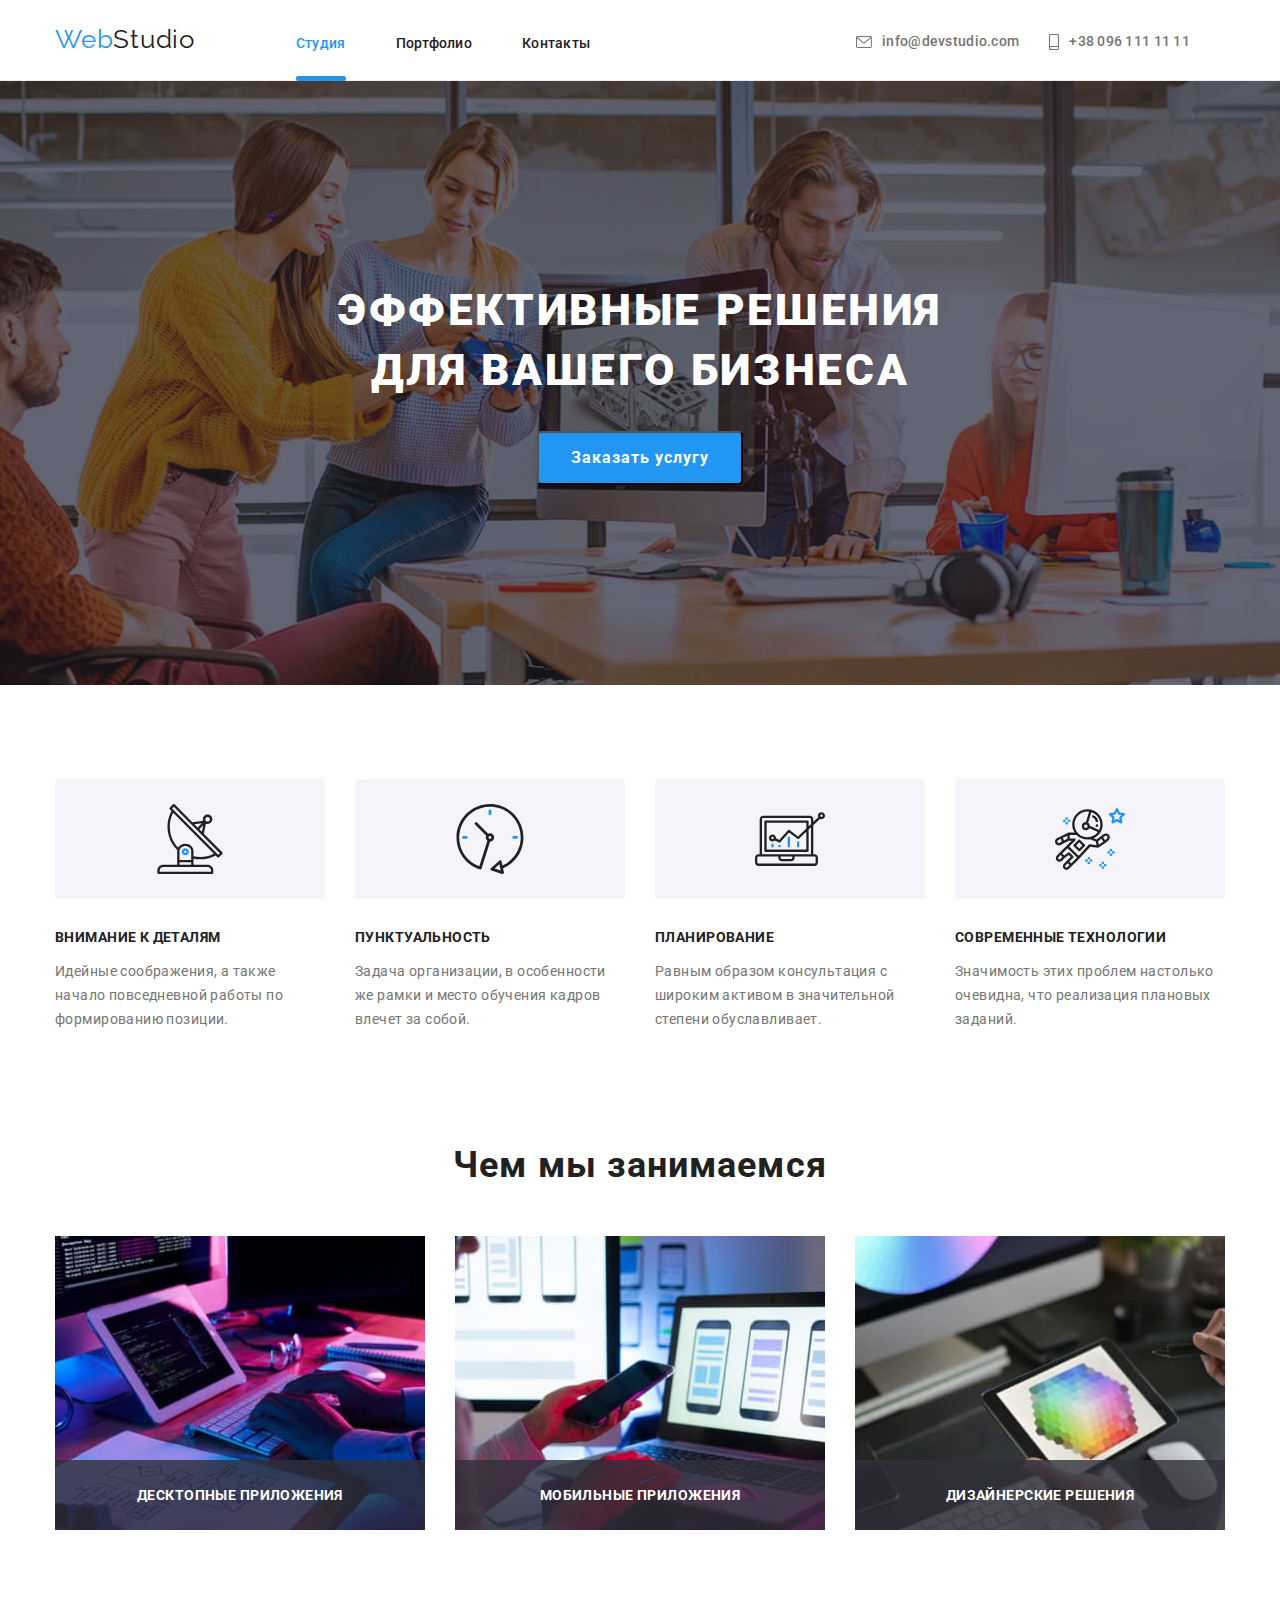
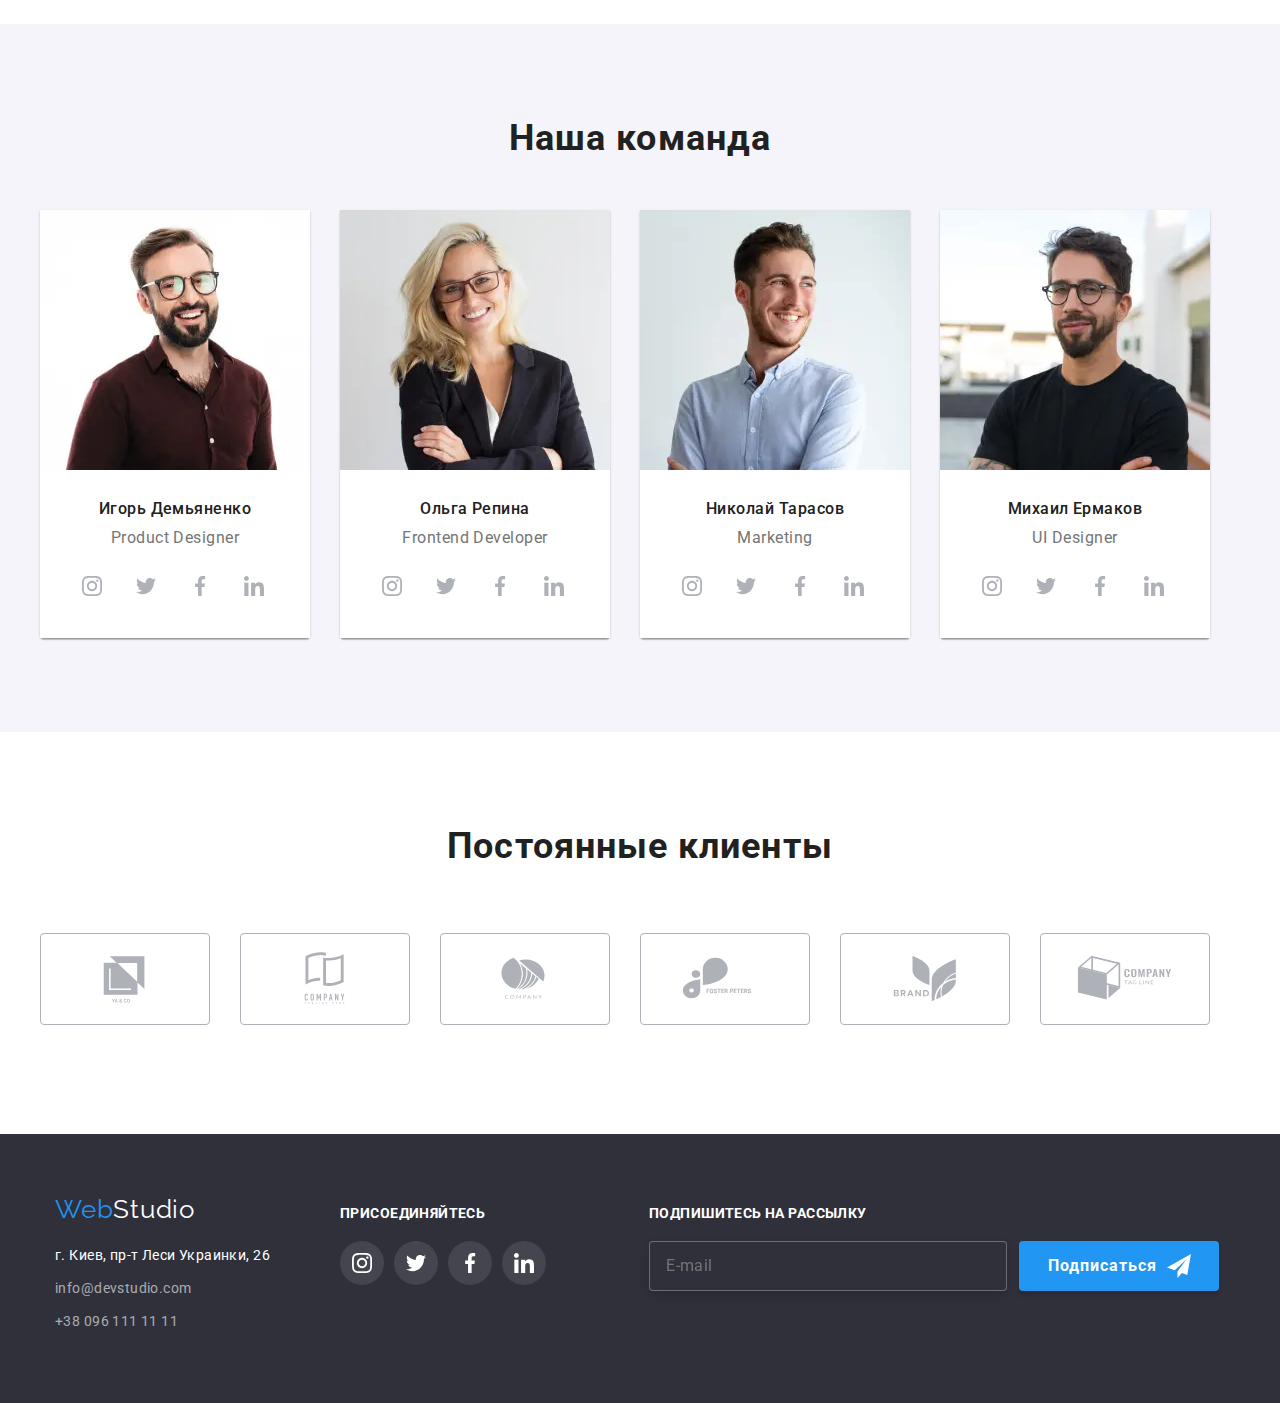
<file: index.html>
<!DOCTYPE html>
<html lang="ru">
  <head>
    <meta charset="UTF-8" />
    <meta http-equiv="X-UA-Compatible" content="IE=edge" />
    <meta name="viewport" content="width=device-width, initial-scale=1.0" />
    <title>WebStudio</title>
    <link
      rel="stylesheet"
      href="https://cdnjs.cloudflare.com/ajax/libs/modern-normalize/1.0.0/modern-normalize.min.css"
    />
    <link rel="preconnect" href="https://fonts.gstatic.com" />
    <link
      href="https://fonts.googleapis.com/css2?family=Raleway:wght@700&family=Roboto:wght@400;500;700;900&display=swap"
      rel="stylesheet"
    />
    <link rel="stylesheet" href="./css/main.css" />
  </head>

  <body>
    <header class="page-header">
      <div class="container">
        <nav class="nav">
          <a href="index.html" class="logo page-header__logo">
            <span class="logo--accent">Web</span>Studio
          </a>
            <ul class="site-nav list">
            <li class="site-nav__link">
              <a class="link current" href="">Студия</a>
            </li>
            <li class="site-nav__link">
              <a class="link" href="./portfolio.html">Портфолио</a>
            </li>
            <li class="site-nav__link"><a class="link" href="">Контакты</a></li>
          </ul>
        </nav>
        <ul class="auth-nav list">
          <li class="auth-nav__link">
            <a class="link" href="mailto:info@devstudio.com">
              <svg class="auth-nav__icon" width="16" height="12">
                <use href="./images/icons/sprite.svg#icon-envelope"></use>
              </svg>
              info@devstudio.com</a
            >
          </li>
          <li class="auth-nav__link">
            <a class="link" href="tel:+380961111111">
              <svg class="auth-nav__icon" width="10" height="16">
                <use href="./images/icons/sprite.svg#icon-smartphone"></use>
              </svg>
              +38 096 111 11 11</a
            >
          </li>
        </ul>
         <button
            type="button"
            class="menu-button"
            aria-controls="menu-mobile"
            data-menu-button
          >
            <svg
              width="40"
              height="40"
              aria-label="Переключатель мобильного меню"
            >
              <use
                class="icon-cross"
                href="./images/icons/sprite.svg#icon-closemenu"
              ></use>
              <use
                class="icon-menu"
                href="./images/icons/sprite.svg#icon-menu"
              ></use>
            </svg>
          </button>
      </div>
         </header>
     <div class="mobile-menu" data-menu>
        <!-- <div class="container"> -->
          <ul class="mobile-menu__list list">
            <li class="mobile-menu__item">
              <a class="link" href="">Студия</a>
            </li>
            <li class="mobile-menu__item">
              <a class="link" href="./portfolio.html">Портфолио</a>
            </li>
            <li class="mobile-menu__item">
              <a class="link" href="">Контакты</a>
            </li>
          </ul> 
          <a class="link phone" href="tel:+380961111111">
                        +38 096 111 11 11</a >
          <a class="link mail" href="mailto:info@devstudio.com">
                      info@devstudio.com</a>
           <ul class="menu-link list">
                  <li class="menu-link__list">
                    <a
                      href="https://instagram.com"
                      class="menu-link__item"
                      target="_blank"
                      rel="noopener noreferrer"
                    >
                     Instagram
                    </a>
                    <li class="menu-link__list">
                    <a
                      href="https://twitter.com"
                      class="menu-link__item"
                      target="_blank"
                      rel="noopener noreferrer"
                    >
                     Twitter
                    </a>
                    <li class="menu-link__list">
                    <a
                      href="https://facebook.com"
                      class="menu-link__item"
                      target="_blank"
                      rel="noopener noreferrer"
                    >
                     Facebook
                    </a>
                    <li class="menu-link__list">
                    <a
                      href="https://linkedin.com"
                      class="menu-link__item"
                      target="_blank"
                      rel="noopener noreferrer"
                    >
                     LinkedIn
                    </a>
       <!--  </div> -->
      </div>
    <main>
      <section class="section hero">
        <div class="container hero-content">
          <h1 class="hero__title">ЭФФЕКТИВНЫЕ РЕШЕНИЯ ДЛЯ ВАШЕГО БИЗНЕСА</h1>
          <button data-modal-open type="button" class="hero__button button">
            Заказать услугу
          </button>
        </div>
      </section>

      <section class="section features">
        <div class="container">
          <h2 class="features__title">Наши особенности</h2>
          <ul class="list features-list">
            <li class="features-list__item">
              <div class="features-list__box">
                <svg class="features-list__icon">
                  <use href="./images/icons/sprite.svg#icon-antenna"></use>
                </svg>
              </div>
              <h3 class="features-list__title">ВНИМАНИЕ К ДЕТАЛЯМ</h3>
              <p class="features-list_text">
                Идейные соображения, а также начало повседневной работы по
                формированию позиции.
              </p>
            </li>
            <li class="features-list__item">
              <div class="features-list__box">
                <svg class="features-list__icon">
                  <use href="./images/icons/sprite.svg#icon-clock"></use>
                </svg>
              </div>
              <h3 class="features-list__title">ПУНКТУАЛЬНОСТЬ</h3>
              <p class="features-list_text">
                Задача организации, в особенности же рамки и место обучения
                кадров влечет за собой.
              </p>
            </li>
            <li class="features-list__item">
              <div class="features-list__box">
                <svg class="features-list__icon">
                  <use href="./images/icons/sprite.svg#icon-diagram"></use>
                </svg>
              </div>
              <h3 class="features-list__title">ПЛАНИРОВАНИЕ</h3>
              <p class="features-list_text">
                Равным образом консультация с широким активом в значительной
                степени обуславливает.
              </p>
            </li>
            <li class="features-list__item">
              <div class="features-list__box">
                <svg class="features-list__icon">
                  <use
                    href="./images/icons/sprite.svg#icon-astronaut"
                    width="70"
                    height="70"
                  ></use>
                </svg>
              </div>
              <h3 class="features-list__title">СОВРЕМЕННЫЕ ТЕХНОЛОГИИ</h3>
              <p class="features-list_text">
                Значимость этих проблем настолько очевидна, что реализация
                плановых заданий.
              </p>
            </li>
          </ul>
        </div>
      </section>

      <section class="section work">
        <div class="container">
          <h2 class="work__title">Чем мы занимаемся</h2>
          <ul class="list work-list">
            <li class="work-list__image">
              <img
                src="./images/boxes/box1.jpg"
                width="370"
                alt="Набор текста на клавиатуре"
              />
              <div class="work__label">
                <p class="work-list__label">Десктопные приложения</p>
              </div>
            </li>
            <li class="work-list__image">
              <img
                src="./images/boxes/box2.jpg"
                width="370"
                alt="Телефон в руках"
              />
              <div class="work__label">
                <p class="work-list__label">Мобильные приложения</p>
              </div>
            </li>
            <li class="work-list__image">
              <img
                src="./images/boxes/box3.jpg"
                width="370"
                alt="Планшет в руках"
              />
              <div class="work__label">
                <p class="work-list__label">Дизайнерские решения</p>
              </div>
            </li>
          </ul>
        </div>
      </section>
      <section class="section team">
        <div class="container">
          <h2 class="team-section">Наша команда</h2>
          <ul class="team-list list">
            <li class="team-list__image">
              <picture>
                <source srcset="./images/desktop/team/ourteam-1.webp 1x, ./images/desktop/team/ourteam-1@2x.webp 2x"
                  media="(min-width: 1200px)"
                  type="image/webp"
                />
                <source srcset="./images/tablet/team/ourteam-1.webp 1x, ./images/tablet/team/ourteam-1@2x.webp 2x"
                  media="(min-width: 768px)"
                  type="image/webp"
                />
                <source srcset="./images/mobile/team/outeam-1.webp 1x, ./images/mobile/team/ourteam-1@2x.webp 2x"
                  media="(max-width: 767px)"
                  type="image/webp"
                />
                <source srcset="./images/desktop/team/ourteam-1.jpg 1x, ./images/desktop/team/ourteam-1@2x.jpg 2x"
                  media="(min-width: 1200px)"
                  type="image/jpeg"
                />
                <source srcset="./images/tablet/team/ourteam-1.jpg 1x, ./images/tablet/team/ourteam-1@2x.jpg 2x"
                  media="(min-width: 768px)"
                  type="image/jpeg"
                />
                <source srcset="./images/mobile/team/outeam-1.jpg 1x, ./images/mobile/team/ourteam-1@2x.jpg 2x"
                  media="(max-width: 767px)"
                  type="image/jpeg"
                />
                <img
                src="./images/mobile/team/outeam-1.jpg"
                width="450"
                height="460"
                alt="Игорь Демьяненко"
              />
              </picture>
                <div class="team__name">
                <h3 class="team__title">Игорь Демьяненко</h3>
                <p lang="en" class="team__text">Product Designer</p>
                <ul class="social-icons">
                  <li class="social-icons__item">
                    <a
                      href="https://instagram.com"
                      class="social-icons__link"
                      target="_blank"
                      rel="noopener noreferrer"
                    >
                      <svg class="social-icons__svg">
                        <use
                          href="./images/icons/sprite.svg#icon-instagram"
                        ></use>
                      </svg>
                    </a>
                  </li>
                  <li class="social-icons__item">
                    <a
                      href="https://twitter.com"
                      class="social-icons__link"
                      target="_blank"
                      rel="noopener noreferrer"
                    >
                      <svg class="social-icons__svg">
                        <use
                          href="./images/icons/sprite.svg#icon-twitter"
                        ></use>
                      </svg>
                    </a>
                  </li>
                  <li class="social-icons__item">
                    <a
                      href="https://facebook.com"
                      class="social-icons__link"
                      target="_blank"
                      rel="noopener noreferrer"
                    >
                      <svg class="social-icons__svg">
                        <use
                          href="./images/icons/sprite.svg#icon-facebook"
                        ></use>
                      </svg>
                    </a>
                  </li>
                  <li class="social-icons__item">
                    <a
                      href="https://linkedin.com"
                      class="social-icons__link"
                      target="_blank"
                      rel="noopener noreferrer"
                    >
                      <svg class="social-icons__svg">
                        <use
                          href="./images/icons/sprite.svg#icon-linkedin"
                        ></use>
                      </svg>
                    </a>
                  </li>
                </ul>
              </div>
            </li>
            <li class="team-list__image">
              <picture>
                <source srcset="./images/desktop/team/ourteam-2.webp 1x, ./images/desktop/team/ourteam-2@2x.webp 2x"
                  media="(min-width: 1200px)"
                  type="image/webp"
                />
                <source srcset="./images/tablet/team/ourteam-2.webp 1x, ./images/tablet/team/ourteam-2@2x.webp 2x"
                  media="(min-width: 768px)"
                  type="image/webp"
                />
                <source srcset="./images/mobile/team/ourteam-2.webp 1x, ./images/mobile/team/ourteam-2@2x.webp 2x"
                  media="(max-width: 767px)"
                  type="image/webp"
                />
              <source srcset="./images/desktop/team/ourteam-2.jpg 1x, ./images/desktop/team/ourteam-2@2x.jpg 2x"
                  media="(min-width: 1200px)"
                  type="image/jpeg"
                />
                <source srcset="./images/tablet/team/ourteam-2.jpg 1x, ./images/tablet/team/ourteam-2@2x.jpg 2x"
                  media="(min-width: 768px)"
                  type="image/jpeg"
                />
                <source srcset="./images/mobile/team/ourteam-2.jpg 1x, ./images/mobile/team/ourteam-2@2x.jpg 2x"
                  media="(max-width: 767px)"
                  type="image/jpeg"
                />
              <img
                src="./images/mobile/team/ourteam-2.jpg"
                width="450"
                height="460"
                alt="Ольга Репина"
              />
              </picture>
              <div class="team__name">
                <h3 class="team__title">Ольга Репина</h3>
                <p lang="en" class="team__text">Frontend Developer</p>
                <ul class="social-icons">
                  <li class="social-icons__item">
                    <a
                      href="https://instagram.com"
                      class="social-icons__link"
                      target="_blank"
                      rel="noopener noreferrer"
                    >
                      <svg class="social-icons__svg">
                        <use
                          href="./images/icons/sprite.svg#icon-instagram"
                        ></use>
                      </svg>
                    </a>
                  </li>
                  <li class="social-icons__item">
                    <a
                      href="https://twitter.com"
                      class="social-icons__link"
                      target="_blank"
                      rel="noopener noreferrer"
                    >
                      <svg class="social-icons__svg">
                        <use
                          href="./images/icons/sprite.svg#icon-twitter"
                        ></use>
                      </svg>
                    </a>
                  </li>
                  <li class="social-icons__item">
                    <a
                      href="https://facebook.com"
                      class="social-icons__link"
                      target="_blank"
                      rel="noopener noreferrer"
                    >
                      <svg class="social-icons__svg">
                        <use
                          href="./images/icons/sprite.svg#icon-facebook"
                        ></use>
                      </svg>
                    </a>
                  </li>
                  <li class="social-icons__item">
                    <a
                      href="https://linkedin.com"
                      class="social-icons__link"
                      target="_blank"
                      rel="noopener noreferrer"
                    >
                      <svg class="social-icons__svg">
                        <use
                          href="./images/icons/sprite.svg#icon-linkedin"
                        ></use>
                      </svg>
                    </a>
                  </li>
                </ul>
              </div>
            </li>
            <li class="team-list__image">
              <picture>
                <source srcset="./images/desktop/team/ourteam-3.webp 1x, ./images/desktop/team/ourteam-3@2x.webp 2x"
                  media="(min-width: 1200px)"
                  type="image/webp"
                />
                <source srcset="./images/tablet/team/ourteam-3.webp 1x, ./images/tablet/team/ourteam-3@2x.webp 2x"
                  media="(min-width: 768px)"
                  type="image/webp"
                />
                <source srcset="./images/mobile/team/ourteam-3.webp 1x, ./images/mobile/team/ourteam-3@2x.webp 2x"
                  media="(max-width: 767px)"
                  type="image/webp"
                />
              <source srcset="./images/desktop/team/ourteam-3.jpg 1x, ./images/desktop/team/ourteam-3@2x.jpg 2x"
                  media="(min-width: 1200px)"
                  type="image/jpeg"
                />
                <source srcset="./images/tablet/team/ourteam-3.jpg 1x, ./images/tablet/team/ourteam-3@2x.jpg 2x"
                  media="(min-width: 768px)"
                  type="image/jpeg"
                />
                <source srcset="./images/mobile/team/ourteam-3.jpg 1x, ./images/mobile/team/ourteam-3@2x.jpg 2x"
                  media="(max-width: 767px)"
                  type="image/jpeg"
                />
              <img
                src="./images/mobile/team/ourteam-3.jpg"
                width="450"
                height="460"
                alt="Николай Тарасов"
              />
              </picture>
              <div class="team__name">
                <h3 class="team__title">Николай Тарасов</h3>
                <p lang="en" class="team__text">Marketing</p>
                <ul class="social-icons">
                  <li class="social-icons__item">
                    <a
                      href="https://instagram.com"
                      class="social-icons__link"
                      target="_blank"
                      rel="noopener noreferrer"
                    >
                      <svg class="social-icons__svg">
                        <use
                          href="./images/icons/sprite.svg#icon-instagram"
                        ></use>
                      </svg>
                    </a>
                  </li>
                  <li class="social-icons__item">
                    <a
                      href="https://twitter.com"
                      class="social-icons__link"
                      target="_blank"
                      rel="noopener noreferrer"
                    >
                      <svg class="social-icons__svg">
                        <use
                          href="./images/icons/sprite.svg#icon-twitter"
                        ></use>
                      </svg>
                    </a>
                  </li>
                  <li class="social-icons__item">
                    <a
                      href="https://facebook.com"
                      class="social-icons__link"
                      target="_blank"
                      rel="noopener noreferrer"
                    >
                      <svg class="social-icons__svg">
                        <use
                          href="./images/icons/sprite.svg#icon-facebook"
                        ></use>
                      </svg>
                    </a>
                  </li>
                  <li class="social-icons__item">
                    <a
                      href="https://linkedin.com"
                      class="social-icons__link"
                      target="_blank"
                      rel="noopener noreferrer"
                    >
                      <svg class="social-icons__svg">
                        <use
                          href="./images/icons/sprite.svg#icon-linkedin"
                        ></use>
                      </svg>
                    </a>
                  </li>
                </ul>
              </div>
            </li>
            <li class="team-list__image">
              <picture>
                <source srcset="./images/desktop/team/ourteam-4.webp 1x, ./images/desktop/team/ourteam-4@2x.webp 2x"
                  media="(min-width: 1200px)"
                  type="image/webp"
                />
                <source srcset="./images/tablet/team/ourteam-4.webp 1x, ./images/tablet/team/ourteam-4@2x.webp 2x"
                  media="(min-width: 768px)"
                  type="image/webp"
                />
                <source srcset="./images/mobile/team/ourteam-4.webp 1x, ./images/mobile/team/ourteam-4@2x.webp 2x"
                  media="(max-width: 767px)"
                  type="image/webp"
                />
              <source srcset="./images/desktop/team/ourteam-4.jpg 1x, ./images/desktop/team/ourteam-4@2x.jpg 2x"
                  media="(min-width: 1200px)"
                  type="image/jpeg"
                />
                <source srcset="./images/tablet/team/ourteam-4.jpg 1x, ./images/tablet/team/ourteam-4@2x.jpg 2x"
                  media="(min-width: 768px)"
                  type="image/jpeg"
                />
                <source srcset="./images/mobile/team/ourteam-4.jpg 1x, ./images/mobile/team/ourteam-4@2x.jpg 2x"
                  media="(max-width: 767px)""
                  type="image/jpeg"
                />
              <img
                src="./images/mobile/team/ourteam-4.jpg"
                width="450"
                height="460"
                alt="Михаил Ермаков"
              />
              </picture>
              <div class="team__name">
                <h3 class="team__title">Михаил Ермаков</h3>
                <p lang="en" class="team__text">UI Designer</p>
                <ul class="social-icons">
                  <li class="social-icons__item">
                    <a
                      href="https://instagram.com"
                      class="social-icons__link"
                      target="_blank"
                      rel="noopener noreferrer"
                    >
                      <svg class="social-icons__svg">
                        <use
                          href="./images/icons/sprite.svg#icon-instagram"
                        ></use>
                      </svg>
                    </a>
                  </li>
                  <li class="social-icons__item">
                    <a
                      href="https://twitter.com"
                      class="social-icons__link"
                      target="_blank"
                      rel="noopener noreferrer"
                    >
                      <svg class="social-icons__svg">
                        <use
                          href="./images/icons/sprite.svg#icon-twitter"
                        ></use>
                      </svg>
                    </a>
                  </li>
                  <li class="social-icons__item">
                    <a
                      href="https://facebook.com"
                      class="social-icons__link"
                      target="_blank"
                      rel="noopener noreferrer"
                    >
                      <svg class="social-icons__svg">
                        <use
                          href="./images/icons/sprite.svg#icon-facebook"
                        ></use>
                      </svg>
                    </a>
                  </li>
                  <li class="social-icons__item">
                    <a
                      href="https://linkedin.com"
                      class="social-icons__link"
                      target="_blank"
                      rel="noopener noreferrer"
                    >
                      <svg class="social-icons__svg">
                        <use
                          href="./images/icons/sprite.svg#icon-linkedin"
                        ></use>
                      </svg>
                    </a>
                  </li>
                </ul>
              </div>
            </li>
          </ul>
        </div>
      </section>
      <section class="section clients">
        <div class="container">
          <h2 class="section-title">Постоянные клиенты</h2>
          <ul class="clients-list list">
            <li class="clients-list__item">
              <div class="clients-list__box">
                <a href="" class="clients-list__link link">
                  <svg class="clients-list__icon">
                    <use
                      class="clients-list__svg"
                      href="./images/icons/sprite.svg#icon-Logo1"
                    ></use>
                  </svg>
                </a>
              </div>
            </li>
            <li class="clients-list__item">
              <div class="clients-list__box">
                <a href="" class="clients-list__link link">
                  <svg class="clients-list__icon">
                    <use
                      class="clients-list__svg"
                      href="./images/icons/sprite.svg#icon-Logo2"
                    ></use>
                  </svg>
                </a>
              </div>
            </li>
            <li class="clients-list__item">
              <div class="clients-list__box">
                <a href="" class="clients-list__link link">
                  <svg class="clients-list__icon">
                    <use
                      class="clients-list__svg"
                      href="./images/icons/sprite.svg#icon-Logo3"
                    ></use>
                  </svg>
                </a>
              </div>
            </li>
            <li class="clients-list__item">
              <div class="clients-list__box">
                <a href="" class="clients-list__link link">
                  <svg class="clients-list__icon">
                    <use
                      class="clients-list__svg"
                      href="./images/icons/sprite.svg#icon-Logo4"
                    ></use>
                  </svg>
                </a>
              </div>
            </li>
            <li class="clients-list__item">
              <div class="clients-list__box">
                <a href="" class="clients-list__link link">
                  <svg class="clients-list__icon">
                    <use
                      class="clients-list__svg"
                      href="./images/icons/sprite.svg#icon-Logo5"
                    ></use>
                  </svg>
                </a>
              </div>
            </li>
            <li class="clients-list__item">
              <div class="clients-list__box">
                <a href="" class="clients-list__link link">
                  <svg class="clients-list__icon">
                    <use
                      class="clients-list__svg"
                      href="./images/icons/sprite.svg#icon-Logo6"
                    ></use>
                  </svg>
                </a>
              </div>
            </li>
          </ul>
        </div>
      </section>
    </main>
    <footer class="section footer">
      <div class="container flex-container">
        <div class="footer__contacts">
          <a href="./index.html" class="logo"
            ><span class="logo--accent">Web</span>Studio
          </a>
          <address class="address">
            г. Киев, пр-т Леси Украинки, 26 <br />
            <ul class="auth-navigation list">
              <li>
                <a
                  class="link auth-navigation__link"
                  href="mailto:info@devstudio.com"
                  >info@devstudio.com</a
                >
              </li>
              <li>
                <a class="link auth-navigation__link" href="tel:+380961111111"
                  >+38 096 111 11 11</a
                >
              </li>
            </ul>
          </address>
        </div>
        <div class="join-links">
          <h3 class="section-title">ПРИСОЕДИНЯЙТЕСЬ</h3>
          <ul class="join-links__list list">
            <li class="join-links__item">
              <a
                href="https://instagram.com"
                class="join-links__icon"
                target="_blank"
                rel="noopener noreferrer"
              >
                <svg class="join-links__svg">
                  <use href="./images/icons/sprite.svg#icon-instagram"></use>
                </svg>
              </a>
            </li>
            <li class="join-links__item">
              <a
                href="https://twitter.com"
                class="join-links__icon"
                target="_blank"
                rel="noopener noreferrer"
              >
                <svg class="join-links__svg">
                  <use href="./images/icons/sprite.svg#icon-twitter"></use>
                </svg>
              </a>
            </li>
            <li class="join-links__item">
              <a
                href="https://facebook.com"
                class="join-links__icon"
                target="_blank"
                rel="noopener noreferrer"
              >
                <svg class="join-links__svg">
                  <use href="./images/icons/sprite.svg#icon-facebook"></use>
                </svg>
              </a>
            </li>
            <li class="join-links__item">
              <a
                href="https://linkedin.com"
                class="join-links__icon"
                target="_blank"
                rel="noopener noreferrer"
              >
                <svg class="join-links__svg">
                  <use href="./images/icons/sprite.svg#icon-linkedin"></use>
                </svg>
              </a>
            </li>
          </ul>
        </div>
        <div class="footer-subscribe">
          <p class="footer-subscribe__title">Подпишитесь на рассылку</p>
          <form
            class="subscribe-block"
            name="subscribe_form"
            autocomplete="off"
          >
            <input
                type="email"
                name="email"
                placeholder="E-mail"
                autocomplete="off"
              />
               <button class="footer-subscribe__button" type="submit">
              Подписаться
              <svg class="footer-subscribe__icon">
                <use href="./images/icons/sprite.svg#icon-send"></use>
              </svg>
            </button>
          </form>
        </div>
      </div>
    </footer>
    <div class="backdrop is-hidden" data-modal>
      <div class="modal">
        <button class="modal-btn" data-modal-close>
          <svg class="modal-btn-icon">
            <use href="./images/icons/sprite.svg#icon-vector"></use>
          </svg>
        </button>
        <form class="form-modal" autocomplete="off">
          <h2 class="form-modal__title">
            Оставьте свои данные, мы вам перезвоним
          </h2>
          <ul class="form-list">
            <li>
              <label class="field form-list__field">
                Имя
                <input
                  class="text"
                  type="text"
                  name="name"
                  autocomplete="off"
                />
                <svg class="form-list__icon">
                  <use href="./images/icons/sprite.svg#icon-personForm"></use>
                </svg>
              </label>
            </li>
            <li>
              <label class="field form-list__field">
                Номер телефона
                <input
                  class="tel"
                  type="tel"
                  name="phone_number"
                  autocomplete="OFF"
                />
                <svg class="form-list__icon">
                  <use href="./images/icons/sprite.svg#icon-phoneForm"></use>
                </svg>
              </label>
            </li>
            <li>
              <label class="field form-list__field">
                Почта
                <input class="email" type="email" name="email" />
                <svg class="form-list__icon">
                  <use href="./images/icons/sprite.svg#icon-emailForm"></use>
                </svg>
              </label>
            </li>
            <li>
              <label class="field">
                Комментарий
                <textarea
                  class="feedback"
                  name="feedback"
                  rows="5"
                  placeholder="Введите текст"
                ></textarea>
              </label>
            </li>
          </ul>
          <label class="form-modal__checkbox">
            <input
              class="checkbox visually-hidden"
              type="checkbox"
              name="accept"
              value="accept"
            />
            <span class="icon-checkbox"></span>
            <span class="checkbox-text">Соглашаюсь с рассылкой и принимаю</span>
            <a class="form-link" href="#">Условия договора</a>
          </label>
          <button class="form-modal__submit" type="submit">Отправить</button>
        </form>
      </div>
    </div>
    <script src="./js/modal.js"></script>
    <script src="./js/menu.js"></script>
  </body>
</html>
</file>
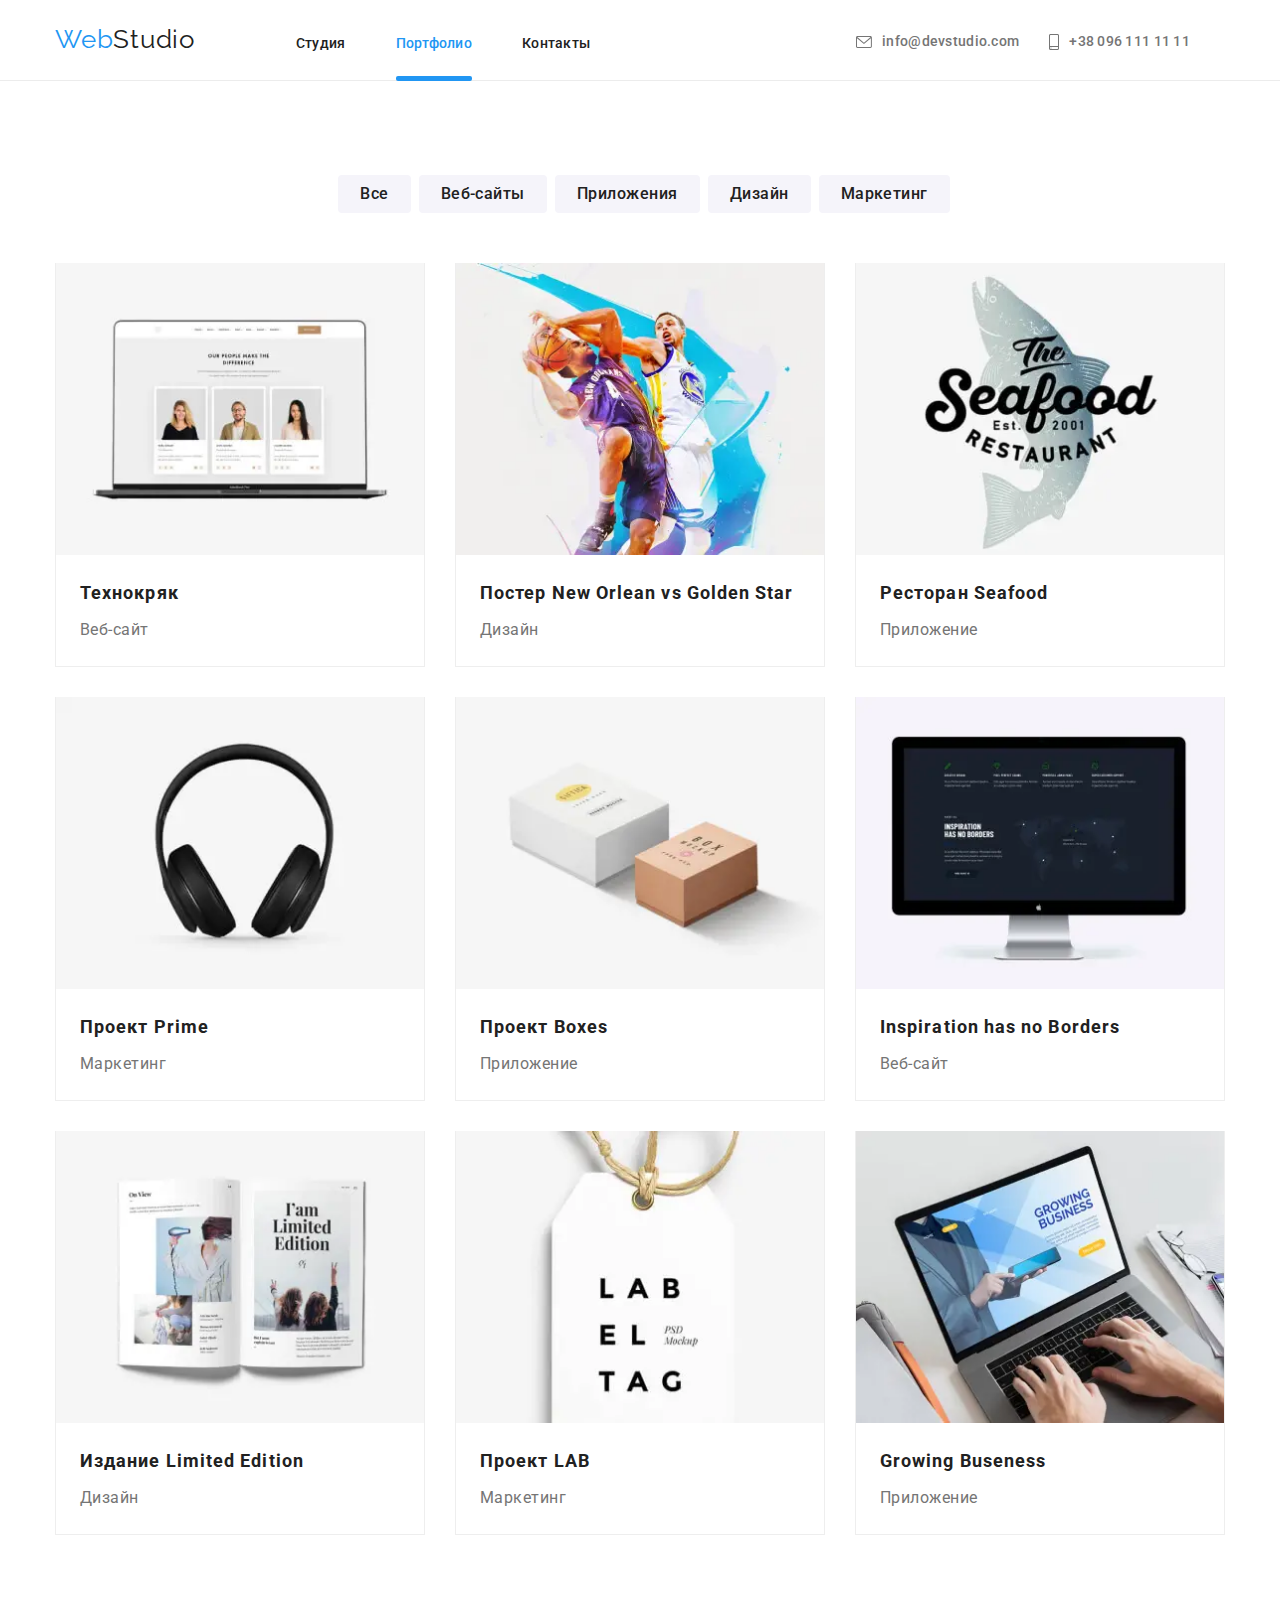
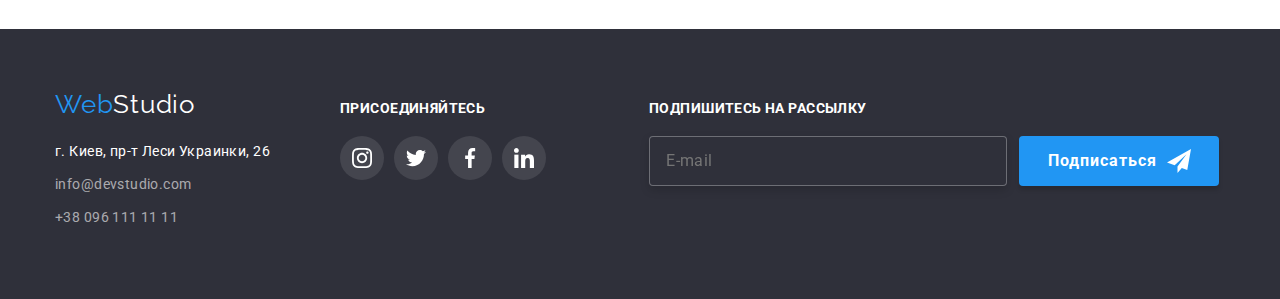
<file: portfolio.html>
<!DOCTYPE html>
<html lang="ru">
  <head>
    <meta charset="UTF-8" />
    <meta http-equiv="X-UA-Compatible" content="IE=edge" />
    <meta name="viewport" content="width=device-width, initial-scale=1.0" />
    <title>WebStudio</title>
    <link
      rel="stylesheet"
      href="https://cdnjs.cloudflare.com/ajax/libs/modern-normalize/1.0.0/modern-normalize.min.css"
    />
    <link rel="preconnect" href="https://fonts.gstatic.com" />
    <link
      href="https://fonts.googleapis.com/css2?family=Raleway:wght@700&family=Roboto:wght@400;500;700;900&display=swap"
      rel="stylesheet"
    />
    <link rel="stylesheet" href="./css/main.css" />
  </head>
  <body>
    <!--Верхняя линия страницы-->
    <header class="page-header">
      <div class="container">
        <nav class="nav">
          <a href="index.html" class="logo page-header__logo">
            <span class="logo--accent">Web</span>Studio
          </a>
         <ul class="site-nav list">
            <li class="site-nav__link">
              <a class="link" href="./index.html">Студия</a>
            </li>
            <li class="site-nav__link">
              <a class="link current" href="./portfolio.html">Портфолио</a>
            </li>
            <li class="site-nav__link"><a class="link" href="">Контакты</a></li>
          </ul>
        </nav>
        <ul class="auth-nav list">
          <li class="auth-nav__link">
            <a class="link" href="mailto:info@devstudio.com">
              <svg class="auth-nav__icon" width="16" height="12">
                <use href="./images/icons/sprite.svg#icon-envelope"></use>
              </svg>
              info@devstudio.com</a
            >
          </li>
          <li class="auth-nav__link">
            <a class="link" href="tel:+380961111111">
              <svg class="auth-nav__icon" width="10" height="16">
                <use href="./images/icons/sprite.svg#icon-smartphone"></use>
              </svg>
              +38 096 111 11 11</a
            >
          </li>
        </ul>
        <button
            type="button"
            class="menu-button"
            aria-controls="menu-mobile"
            data-menu-button
          >
            <svg
              width="40"
              height="40"
              aria-label="Переключатель мобильного меню"
            >
              <use
                class="icon-cross"
                href="./images/icons/sprite.svg#icon-closemenu"
              ></use>
              <use
                class="icon-menu"
                href="./images/icons/sprite.svg#icon-menu"
              ></use>
            </svg>
          </button>
      </div>
         </header>
     <div class="mobile-menu" data-menu>
        <!-- <div class="container"> -->
          <ul class="mobile-menu__list list">
            <li class="mobile-menu__item">
              <a class="link" href="./index.html">Студия</a>
            </li>
            <li class="mobile-menu__item">
              <a class="link" href="./portfolio.html">Портфолио</a>
            </li>
            <li class="mobile-menu__item">
              <a class="link" href="">Контакты</a>
            </li>
          </ul> 
          <a class="link phone" href="tel:+380961111111">
                        +38 096 111 11 11</a >
          <a class="link mail" href="mailto:info@devstudio.com">
                      info@devstudio.com</a>
           <ul class="menu-link list">
                  <li class="menu-link__list">
                    <a
                      href="https://instagram.com"
                      class="menu-link__item"
                      target="_blank"
                      rel="noopener noreferrer"
                    >
                     Instagram
                    </a>
                    <li class="menu-link__list">
                    <a
                      href="https://twitter.com"
                      class="menu-link__item"
                      target="_blank"
                      rel="noopener noreferrer"
                    >
                     Twitter
                    </a>
                    <li class="menu-link__list">
                    <a
                      href="https://facebook.com"
                      class="menu-link__item"
                      target="_blank"
                      rel="noopener noreferrer"
                    >
                     Facebook
                    </a>
                    <li class="menu-link__list">
                    <a
                      href="https://linkedin.com"
                      class="menu-link__item"
                      target="_blank"
                      rel="noopener noreferrer"
                    >
                     LinkedIn
                    </a>
       <!--  </div> -->
      </div>
    </header>
    <!--Шапка страницы портфолио-->
    <main>
      <section class="section portfolio">
        <div class="container">
          <h1 class="our-works">Наши работы</h1>
          <nav>
            <ul class="button-nav list">
              <li class="button-nav__item">
                <button type="button" class="button">Все</button>
              </li>
              <li class="button-nav__item">
                <button type="button" class="button">Веб-сайты</button>
              </li>
              <li class="button-nav__item">
                <button type="button" class="button">Приложения</button>
              </li>
              <li class="button-nav__item">
                <button type="button" class="button">Дизайн</button>
              </li>
              <li class="button-nav__item">
                <button type="button" class="button">Маркетинг</button>
              </li>
            </ul>
          </nav>

          <!--Галерея работ-->
          <ul class="gallery-list list">
            <li class="gallery-list__item">
              <div class="gallery-list__thumb">
                <picture>
                  <source srcset="./images/desktop/portfolio/portfolio1.webp 1x, ./images/desktop/portfolio/portfolio1@2x.webp 2x"
                  media="(min-width: 1200px)"
                  type="image/webp"
                />
                <source srcset="./images/tablet/portfolio/portfolio1.webp 1x, ./images/tablet/portfolio/portfolio1@2x.webp 2x"
                  media="(min-width: 768px)"
                  type="image/webp"
                />
                <source srcset="./images/mobile/portfolio/portfolio1.webp 1x, ./images/mobile/portfolio/portfolio1@2x.webp 2x"
                  media="(max-width: 767px)"
                  type="image/webp"
                />
              <source srcset="./images/desktop/portfolio/portfolio1.jpg 1x, ./images/desktop/portfolio/portfolio1@2x.jpg 2x"
                  media="(min-width: 1200px)"
                  type="image/jpeg"
                />
                <source srcset="./images/tablet/portfolio/portfolio1.jpg 1x, ./images/tablet/portfolio/portfolio1@2x.jpg 2x"
                  media="(min-width: 768px)"
                  type="image/jpeg"
                />
                <source srcset="./images/mobile/portfolio/portfolio1.jpg 1x, ./images/mobile/portfolio/portfolio1@2x.jpg 2x"
                  media="(max-width: 767px)"
                  type="image/jpeg"
                />
                <img
                  src="./images/mobile/portfolio/portfolio1.jpg"
                  width="450"
                  height="294"
                  alt="Технокряк"
                />
                </picture>
                  <div class="portfolio-overlay">
                  <p class="overlay-text">
                    Технокряк это современная площадка распространения
                    коронавируса. Компании используют эту платформу для
                    цифрового шпионажа и атак на защищённые сервера конкурентов.
                  </p>
                </div>
              </div>
              <div class="portfolio-list">
                <h2 class="section-title">Технокряк</h2>
                <p class="section-text">Веб-сайт</p>
              </div>
            </li>
            <li class="gallery-list__item">
              <div class="gallery-list__thumb">
                <picture>
                  <source srcset="./images/desktop/portfolio/portfolio2.webp 1x, ./images/desktop/portfolio/portfolio2@2x.webp 2x"
                  media="(min-width: 1200px)"
                  type="image/webp"
                />
                <source srcset="./images/tablet/portfolio/portfolio2.webp 1x, ./images/tablet/portfolio/portfolio2@2x.webp 2x"
                  media="(min-width: 768px)"
                  type="image/webp"
                />
                <source srcset="./images/mobile/portfolio/portfolio2.webp 1x, ./images/mobile/portfolio/portfolio2@2x.webp 2x"
                  media="(max-width: 767px)"
                  type="image/webp"
                />
              <source srcset="./images/desktop/portfolio/portfolio2.jpg 1x, ./images/desktop/portfolio/portfolio2@2x.jpg 2x"
                  media="(min-width: 1200px)"
                  type="image/jpeg"
                />
                <source srcset="./images/tablet/portfolio/portfolio2.jpg 1x, ./images/tablet/portfolio/portfolio2@2x.jpg 2x"
                  media="(min-width: 768px)"
                  type="image/jpeg"
                />
                <source srcset="./images/mobile/portfolio/portfolio2.jpg 1x, ./images/mobile/portfolio/portfolio2@2x.jpg 2x"
                  media="(max-width: 767px)"
                  type="image/jpeg"
                />
                <img
                  src="./images/mobile/portfolio/portfolio2.jpg"
                  width="450"
                  height="294"
                  alt="Постер"
                />
                </picture>
                <div class="portfolio-overlay">
                  <p class="overlay-text">
                    Технокряк это современная площадка распространения
                    коронавируса. Компании используют эту платформу для
                    цифрового шпионажа и атак на защищённые сервера конкурентов.
                  </p>
                </div>
              </div>
              <div class="portfolio-list">
                <h2 class="section-title">Постер New Orlean vs Golden Star</h2>
                <p class="section-text">Дизайн</p>
              </div>
            </li>
            <li class="gallery-list__item">
              <div class="gallery-list__thumb">
                <picture>
                  <source srcset="./images/desktop/portfolio/portfolio3.webp 1x, ./images/desktop/portfolio/portfolio3@2x.webp 2x"
                  media="(min-width: 1200px)"
                  type="image/webp"
                />
                <source srcset="./images/tablet/portfolio/portfolio3.webp 1x, ./images/tablet/portfolio/portfolio3@2x.webp 2x"
                  media="(min-width: 768px)"
                  type="image/webp"
                />
                <source srcset="./images/mobile/portfolio/portfolio3.webp 1x, ./images/mobile/portfolio/portfolio3@2x.webp 2x"
                  media="(max-width: 767px)"
                  type="image/webp"
                />
              <source srcset="./images/desktop/portfolio/portfolio3.jpg 1x, ./images/desktop/portfolio/portfolio3@2x.jpg 2x"
                  media="(min-width: 1200px)"
                  type="image/jpeg"
                />
                <source srcset="./images/tablet/portfolio/portfolio3.jpg 1x, ./images/tablet/portfolio/portfolio3@2x.jpg 2x"
                  media="(min-width: 768px)"
                  type="image/jpeg"
                />
                <source srcset="./images/mobile/portfolio/portfolio3.jpg 1x, ./images/mobile/portfolio/portfolio3@2x.jpg 2x"
                  media="(max-width: 767px)"
                  type="image/jpeg"
                />
                <img
                  src="./images/mobile/portfolio/portfolio3.jpg"
                  width="450"
                  height="294"
                  alt="Ресторан"
                />
                </picture>
                <div class="portfolio-overlay">
                  <p class="overlay-text">
                    Технокряк это современная площадка распространения
                    коронавируса. Компании используют эту платформу для
                    цифрового шпионажа и атак на защищённые сервера конкурентов.
                  </p>
                </div>
              </div>
              <div class="portfolio-list">
                <h2 class="section-title">Ресторан Seafood</h2>
                <p class="section-text">Приложение</p>
              </div>
            </li>
            <li class="gallery-list__item">
              <div class="gallery-list__thumb">
                <picture>
                  <source srcset="./images/desktop/portfolio/portfolio4.webp 1x, ./images/desktop/portfolio/portfolio4@2x.webp 2x"
                  media="(min-width: 1200px)"
                  type="image/webp"
                />
                <source srcset="./images/tablet/portfolio/portfolio4.webp 1x, ./images/tablet/portfolio/portfolio4@2x.webp 2x"
                  media="(min-width: 768px)"
                  type="image/webp"
                />
                <source srcset="./images/mobile/portfolio/portfolio4.webp 1x, ./images/mobile/portfolio/portfolio4@2x.webp 2x"
                  media="(max-width: 767px)"
                  type="image/webp"
                />
              <source srcset="./images/desktop/portfolio/portfolio4.jpg 1x, ./images/desktop/portfolio/portfolio4@2x.jpg 2x"
                  media="(min-width: 1200px)"
                  type="image/jpeg"
                />
                <source srcset="./images/tablet/portfolio/portfolio4.jpg 1x, ./images/tablet/portfolio/portfolio4@2x.jpg 2x"
                  media="(min-width: 768px)"
                  type="image/jpeg"
                />
                <source srcset="./images/mobile/portfolio/portfolio4.jpg 1x, ./images/mobile/portfolio/portfolio4@2x.jpg 2x"
                  media="(max-width: 767px)"
                  type="image/jpeg"
                />
                <img
                  src="./images/mobile/portfolio/portfolio4.jpg"
                  width="450"
                  height="294"
                  alt="Проект Prime"
                />
                </picture>
                <div class="portfolio-overlay">
                  <p class="overlay-text">
                    Технокряк это современная площадка распространения
                    коронавируса. Компании используют эту платформу для
                    цифрового шпионажа и атак на защищённые сервера конкурентов.
                  </p>
                </div>
              </div>
              <div class="portfolio-list">
                <h2 class="section-title">Проект Prime</h2>
                <p class="section-text">Маркетинг</p>
              </div>
            </li>
            <li class="gallery-list__item">
              <div class="gallery-list__thumb">
                <picture>
                  <source srcset="./images/desktop/portfolio/portfolio5.webp 1x, ./images/desktop/portfolio/portfolio5@2x.webp 2x"
                  media="(min-width: 1200px)"
                  type="image/webp"
                />
                <source srcset="./images/tablet/portfolio/portfolio5.webp 1x, ./images/tablet/portfolio/portfolio5@2x.webp 2x"
                  media="(min-width: 768px)"
                  type="image/webp"
                />
                <source srcset="./images/mobile/portfolio/portfolio5.webp 1x, ./images/mobile/portfolio/portfolio5@2x.webp 2x"
                  media="(max-width: 767px)"
                  type="image/webp"
                />
              <source srcset="./images/desktop/portfolio/portfolio5.jpg 1x, ./images/desktop/portfolio/portfolio5@2x.jpg 2x"
                  media="(min-width: 1200px)"
                  type="image/jpeg"
                />
                <source srcset="./images/tablet/portfolio/portfolio5.jpg 1x, ./images/tablet/portfolio/portfolio5@2x.jpg 2x"
                  media="(min-width: 768px)"
                  type="image/jpeg"
                />
                <source srcset="./images/mobile/portfolio/portfolio5.jpg 1x, ./images/mobile/portfolio/portfolio5@2x.jpg 2x"
                  media="(max-width: 767px)"
                  type="image/jpeg"
                />
                <img
                  src="./images/mobile/portfolio/portfolio5.jpg"
                  width="450"
                  height="294"
                  alt="Проект Boxes"
                />
                </picture>
                <div class="portfolio-overlay">
                  <p class="overlay-text">
                    Технокряк это современная площадка распространения
                    коронавируса. Компании используют эту платформу для
                    цифрового шпионажа и атак на защищённые сервера конкурентов.
                  </p>
                </div>
              </div>
              <div class="portfolio-list">
                <h2 class="section-title">Проект Boxes</h2>
                <p class="section-text">Приложение</p>
              </div>
            </li>
            <li class="gallery-list__item">
              <div class="gallery-list__thumb">
                <picture>
                  <source srcset="./images/desktop/portfolio/portfolio6.webp 1x, ./images/desktop/portfolio/portfolio6@2x.webp 2x"
                  media="(min-width: 1200px)"
                  type="image/webp"
                />
                <source srcset="./images/tablet/portfolio/portfolio6.webp 1x, ./images/tablet/portfolio/portfolio6@2x.webp 2x"
                  media="(min-width: 768px)"
                  type="image/webp"
                />
                <source srcset="./images/mobile/portfolio/portfolio6.webp 1x, ./images/mobile/portfolio/portfolio6@2x.webp 2x"
                  media="(max-width: 767px)"
                  type="image/webp"
                />
              <source srcset="./images/desktop/portfolio/portfolio6.jpg 1x, ./images/desktop/portfolio/portfolio6@2x.jpg 2x"
                  media="(min-width: 1200px)"
                  type="image/jpeg"
                />
                <source srcset="./images/tablet/portfolio/portfolio6.jpg 1x, ./images/tablet/portfolio/portfolio6@2x.jpg 2x"
                  media="(min-width: 768px)"
                  type="image/jpeg"
                />
                <source srcset="./images/mobile/portfolio/portfolio6.jpg 1x, ./images/mobile/portfolio/portfolio6@2x.jpg 2x"
                  media="(max-width: 767px)"
                  type="image/jpeg"
                />
                <img
                  src="./images/mobile/portfolio/portfolio6.jpg"
                  width="450"
                  height="294"
                  alt="Inspiration has no Borders"
                />
                </picture>
                <div class="portfolio-overlay">
                  <p class="overlay-text">
                    Технокряк это современная площадка распространения
                    коронавируса. Компании используют эту платформу для
                    цифрового шпионажа и атак на защищённые сервера конкурентов.
                  </p>
                </div>
              </div>
              <div class="portfolio-list">
                <h2 class="section-title">Inspiration has no Borders</h2>
                <p class="section-text">Веб-сайт</p>
              </div>
            </li>
            <li class="gallery-list__item">
              <div class="gallery-list__thumb">
                <picture>
                  <source srcset="./images/desktop/portfolio/portfolio7.webp 1x, ./images/desktop/portfolio/portfolio7@2x.webp 2x"
                  media="(min-width: 1200px)"
                  type="image/webp"
                />
                <source srcset="./images/tablet/portfolio/portfolio7.webp 1x, ./images/tablet/portfolio/portfolio7@2x.webp 2x"
                  media="(min-width: 768px)"
                  type="image/webp"
                />
                <source srcset="./images/mobile/portfolio/portfolio7.webp 1x, ./images/mobile/portfolio/portfolio7@2x.webp 2x"
                  media="(max-width: 767px)"
                  type="image/webp"
                />
              <source srcset="./images/desktop/portfolio/portfolio7.jpg 1x, ./images/desktop/portfolio/portfolio7@2x.jpg 2x"
                  media="(min-width: 1200px)"
                  type="image/jpeg"
                />
                <source srcset="./images/tablet/portfolio/portfolio7.jpg 1x, ./images/tablet/portfolio/portfolio7@2x.jpg 2x"
                  media="(min-width: 768px)"
                  type="image/jpeg"
                />
                <source srcset="./images/mobile/portfolio/portfolio7.jpg 1x, ./images/mobile/portfolio/portfolio7@2x.jpg 2x"
                  media="(max-width: 767px)"
                  type="image/jpeg"
                />
                <img
                  src="./images/mobile/portfolio/portfolio7.jpg"
                  width="450"
                  height="294"
                  alt="Издание Limited Edition"
                />
                </picture>
                <div class="portfolio-overlay">
                  <p class="overlay-text">
                    Технокряк это современная площадка распространения
                    коронавируса. Компании используют эту платформу для
                    цифрового шпионажа и атак на защищённые сервера конкурентов.
                  </p>
                </div>
              </div>
              <div class="portfolio-list">
                <h2 class="section-title">Издание Limited Edition</h2>
                <p class="section-text">Дизайн</p>
              </div>
            </li>
            <li class="gallery-list__item">
              <div class="gallery-list__thumb">
                <picture>
                  <source srcset="./images/desktop/portfolio/portfolio8.webp 1x, ./images/desktop/portfolio/portfolio8@2x.webp 2x"
                  media="(min-width: 1200px)"
                  type="image/webp"
                />
                <source srcset="./images/tablet/portfolio/portfolio8.webp 1x, ./images/tablet/portfolio/portfolio8@2x.webp 2x"
                  media="(min-width: 768px)"
                  type="image/webp"
                />
                <source srcset="./images/mobile/portfolio/portfolio8.webp 1x, ./images/mobile/portfolio/portfolio8@2x.webp 2x"
                  media="(max-width: 767px)"
                  type="image/webp"
                />
              <source srcset="./images/desktop/portfolio/portfolio8.jpg 1x, ./images/desktop/portfolio/portfolio8@2x.jpg 2x"
                  media="(min-width: 1200px)"
                  type="image/jpeg"
                />
                <source srcset="./images/tablet/portfolio/portfolio8.jpg 1x, ./images/tablet/portfolio/portfolio8@2x.jpg 2x"
                  media="(min-width: 768px)"
                  type="image/jpeg"
                />
                <source srcset="./images/mobile/portfolio/portfolio8.jpg 1x, ./images/mobile/portfolio/portfolio8@2x.jpg 2x"
                  media="(max-width: 767px)"
                  type="image/jpeg"
                />
                <img
                  src="./images/mobile/portfolio/portfolio8.jpg"
                  width="450"
                  height="294"
                  alt="Проект LAB"
                />
                </picture>
                <div class="portfolio-overlay">
                  <p class="overlay-text">
                    Технокряк это современная площадка распространения
                    коронавируса. Компании используют эту платформу для
                    цифрового шпионажа и атак на защищённые сервера конкурентов.
                  </p>
                </div>
              </div>
              <div class="portfolio-list">
                <h2 class="section-title">Проект LAB</h2>
                <p class="section-text">Маркетинг</p>
              </div>
            </li>
            <li class="gallery-list__item">
              <div class="gallery-list__thumb">
                <picture>
                  <source srcset="./images/desktop/portfolio/portfolio9.webp 1x, ./images/desktop/portfolio/portfolio9@2x.webp 2x"
                  media="(min-width: 1200px)"
                  type="image/webp"
                />
                <source srcset="./images/tablet/portfolio/portfolio9.webp 1x, ./images/tablet/portfolio/portfolio9@2x.webp 2x"
                  media="(min-width: 768px)"
                  type="image/webp"
                />
                <source srcset="./images/mobile/portfolio/portfolio9.webp 1x, ./images/mobile/portfolio/portfolio9@2x.webp 2x"
                  media="(max-width: 767px)"
                  type="image/webp"
                />
              <source srcset="./images/desktop/portfolio/portfolio9.jpg 1x, ./images/desktop/portfolio/portfolio9@2x.jpg 2x"
                  media="(min-width: 1200px)"
                  type="image/jpeg"
                />
                <source srcset="./images/tablet/portfolio/portfolio9.jpg 1x, ./images/tablet/portfolio/portfolio9@2x.jpg 2x"
                  media="(min-width: 768px)"
                  type="image/jpeg"
                />
                <source srcset="./images/mobile/portfolio/portfolio9.jpg 1x, ./images/mobile/portfolio/portfolio9@2x.jpg 2x"
                  media="(max-width: 767px)"
                  type="image/jpeg"
                />
                <img
                  src="./images/mobile/portfolio/portfolio9.jpg"
                  width="450"
                  height="294"
                  alt="Growing Buseness"
                />
                </picture>
                <div class="portfolio-overlay">
                  <p class="overlay-text">
                    Технокряк это современная площадка распространения
                    коронавируса. Компании используют эту платформу для
                    цифрового шпионажа и атак на защищённые сервера конкурентов.
                  </p>
                </div>
              </div>
              <div class="portfolio-list">
                <h2 class="section-title">Growing Buseness</h2>
                <p class="section-text">Приложение</p>
              </div>
            </li>
          </ul>
        </div>
      </section>
    </main>

    <!--Футер-->
    <footer class="section footer">
      <div class="container flex-container">
        <div class="footer__contacts">
          <a href="./index.html" class="logo"
            ><span class="logo--accent">Web</span>Studio
          </a>
          <address class="address">
            г. Киев, пр-т Леси Украинки, 26 <br />
            <ul class="auth-navigation list">
              <li>
                <a
                  class="link auth-navigation__link"
                  href="mailto:info@devstudio.com"
                  >info@devstudio.com</a
                >
              </li>
              <li>
                <a class="link auth-navigation__link" href="tel:+380961111111"
                  >+38 096 111 11 11</a
                >
              </li>
            </ul>
          </address>
        </div>
        <div class="join-links">
          <h3 class="section-title">ПРИСОЕДИНЯЙТЕСЬ</h3>
          <ul class="join-links__list list">
            <li class="join-links__item">
              <a
                href="https://instagram.com"
                class="join-links__icon"
                target="_blank"
                rel="noopener noreferrer"
              >
                <svg class="join-links__svg">
                  <use href="./images/icons/sprite.svg#icon-instagram"></use>
                </svg>
              </a>
            </li>
            <li class="join-links__item">
              <a
                href="https://twitter.com"
                class="join-links__icon"
                target="_blank"
                rel="noopener noreferrer"
              >
                <svg class="join-links__svg">
                  <use href="./images/icons/sprite.svg#icon-twitter"></use>
                </svg>
              </a>
            </li>
            <li class="join-links__item">
              <a
                href="https://facebook.com"
                class="join-links__icon"
                target="_blank"
                rel="noopener noreferrer"
              >
                <svg class="join-links__svg">
                  <use href="./images/icons/sprite.svg#icon-facebook"></use>
                </svg>
              </a>
            </li>
            <li class="join-links__item">
              <a
                href="https://linkedin.com"
                class="join-links__icon"
                target="_blank"
                rel="noopener noreferrer"
              >
                <svg class="join-links__svg">
                  <use href="./images/icons/sprite.svg#icon-linkedin"></use>
                </svg>
              </a>
            </li>
          </ul>
        </div>
        <div class="footer-subscribe">
          <p class="footer-subscribe__title">Подпишитесь на рассылку</p>
          <form
            class="subscribe-block"
            name="subscribe_form"
            autocomplete="off"
          >
              <input
                type="email"
                name="email"
                placeholder="E-mail"
                autocomplete="off"
              />
             <button class="footer-subscribe__button" type="submit">
              Подписаться
              <svg class="footer-subscribe__icon">
                <use href="./images/icons/sprite.svg#icon-send"></use>
              </svg>
            </button>
          </form>
        </div>
      </div>
    </footer>
    <script src="./js/menu.js"></script>
  </body>
</html>
</file>
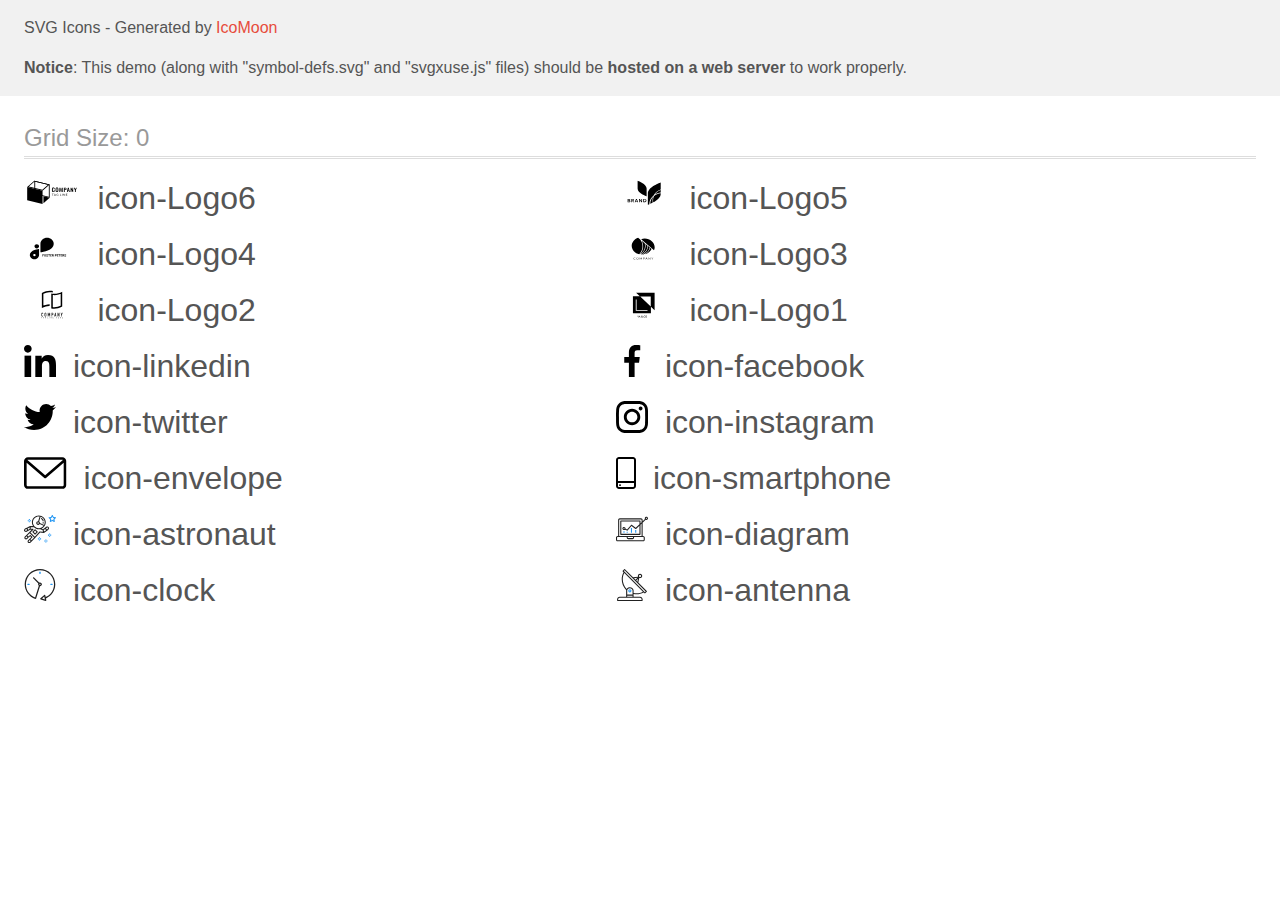
<file: images/icons/icomoon/demo-external-svg.html>
<!doctype html>
<html>
<head>
    <title>IcoMoon - SVG Icons</title>
    <meta charset="utf-8">
    <meta name="viewport" content="width=device-width, initial-scale=1">
    <link rel="stylesheet" href="demo-files/demo.css">
    <link rel="stylesheet" href="style.css">
</head>
<body>
<header class="bgc1 clearfix">
<div class="mhl">
    <p>SVG Icons - Generated by <a href="https://icomoon.io/app">IcoMoon</a></p><p><strong>Notice</strong>: This demo (along with "symbol-defs.svg" and "svgxuse.js" files) should be <b>hosted on a web server</b> to work properly.</p>
</div>
</header>
    <div class="clearfix mhl ptl">
        <h1 class="mvm mtn fgc1">Grid Size: 0</h1>
        <div class="glyph fs1">
            <div class="clearfix pbs">
                <svg class="icon icon-Logo6"><use xlink:href="symbol-defs.svg#icon-Logo6"></use></svg><span class="name"> icon-Logo6</span>
            </div>
        </div>
        <div class="glyph fs1">
            <div class="clearfix pbs">
                <svg class="icon icon-Logo5"><use xlink:href="symbol-defs.svg#icon-Logo5"></use></svg><span class="name"> icon-Logo5</span>
            </div>
        </div>
        <div class="glyph fs1">
            <div class="clearfix pbs">
                <svg class="icon icon-Logo4"><use xlink:href="symbol-defs.svg#icon-Logo4"></use></svg><span class="name"> icon-Logo4</span>
            </div>
        </div>
        <div class="glyph fs1">
            <div class="clearfix pbs">
                <svg class="icon icon-Logo3"><use xlink:href="symbol-defs.svg#icon-Logo3"></use></svg><span class="name"> icon-Logo3</span>
            </div>
        </div>
        <div class="glyph fs1">
            <div class="clearfix pbs">
                <svg class="icon icon-Logo2"><use xlink:href="symbol-defs.svg#icon-Logo2"></use></svg><span class="name"> icon-Logo2</span>
            </div>
        </div>
        <div class="glyph fs1">
            <div class="clearfix pbs">
                <svg class="icon icon-Logo1"><use xlink:href="symbol-defs.svg#icon-Logo1"></use></svg><span class="name"> icon-Logo1</span>
            </div>
        </div>
        <div class="glyph fs1">
            <div class="clearfix pbs">
                <svg class="icon icon-linkedin"><use xlink:href="symbol-defs.svg#icon-linkedin"></use></svg><span class="name"> icon-linkedin</span>
            </div>
        </div>
        <div class="glyph fs1">
            <div class="clearfix pbs">
                <svg class="icon icon-facebook"><use xlink:href="symbol-defs.svg#icon-facebook"></use></svg><span class="name"> icon-facebook</span>
            </div>
        </div>
        <div class="glyph fs1">
            <div class="clearfix pbs">
                <svg class="icon icon-twitter"><use xlink:href="symbol-defs.svg#icon-twitter"></use></svg><span class="name"> icon-twitter</span>
            </div>
        </div>
        <div class="glyph fs1">
            <div class="clearfix pbs">
                <svg class="icon icon-instagram"><use xlink:href="symbol-defs.svg#icon-instagram"></use></svg><span class="name"> icon-instagram</span>
            </div>
        </div>
        <div class="glyph fs1">
            <div class="clearfix pbs">
                <svg class="icon icon-envelope"><use xlink:href="symbol-defs.svg#icon-envelope"></use></svg><span class="name"> icon-envelope</span>
            </div>
        </div>
        <div class="glyph fs1">
            <div class="clearfix pbs">
                <svg class="icon icon-smartphone"><use xlink:href="symbol-defs.svg#icon-smartphone"></use></svg><span class="name"> icon-smartphone</span>
            </div>
        </div>
        <div class="glyph fs1">
            <div class="clearfix pbs">
                <svg class="icon icon-astronaut"><use xlink:href="symbol-defs.svg#icon-astronaut"></use></svg><span class="name"> icon-astronaut</span>
            </div>
        </div>
        <div class="glyph fs1">
            <div class="clearfix pbs">
                <svg class="icon icon-diagram"><use xlink:href="symbol-defs.svg#icon-diagram"></use></svg><span class="name"> icon-diagram</span>
            </div>
        </div>
        <div class="glyph fs1">
            <div class="clearfix pbs">
                <svg class="icon icon-clock"><use xlink:href="symbol-defs.svg#icon-clock"></use></svg><span class="name"> icon-clock</span>
            </div>
        </div>
        <div class="glyph fs1">
            <div class="clearfix pbs">
                <svg class="icon icon-antenna"><use xlink:href="symbol-defs.svg#icon-antenna"></use></svg><span class="name"> icon-antenna</span>
            </div>
        </div>
  </div>
<script defer src="svgxuse.js"></script>
</body>
</html>
</file>
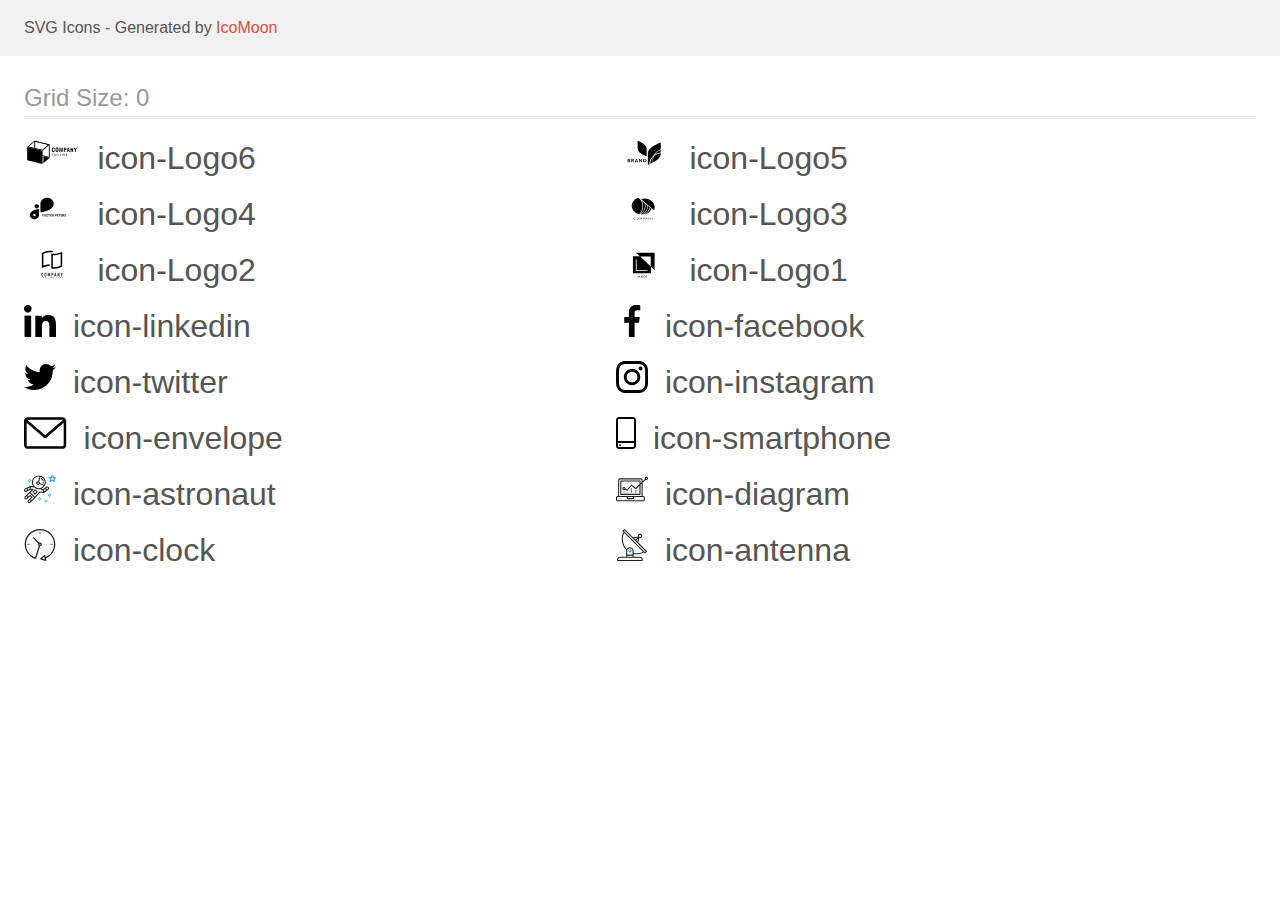
<file: images/icons/icomoon/demo.html>
<!doctype html>
<html>
<head>
    <title>IcoMoon - SVG Icons</title>
    <meta charset="utf-8">
    <meta name="viewport" content="width=device-width, initial-scale=1">
    <link rel="stylesheet" href="demo-files/demo.css">
    <link rel="stylesheet" href="style.css">
</head>
<body>
<svg aria-hidden="true" style="position: absolute; width: 0; height: 0; overflow: hidden;" version="1.1" xmlns="http://www.w3.org/2000/svg" xmlns:xlink="http://www.w3.org/1999/xlink">
<defs>
<symbol id="icon-Logo6" viewBox="0 0 57 32">
<path d="M28.493 14.618c-0.236-0.315-0.349-0.686-0.323-1.061v-1.538c0-0.471 0.107-0.83 0.321-1.075s0.581-0.367 1.102-0.366c0.489 0 0.836 0.104 1.042 0.313 0.224 0.266 0.333 0.592 0.308 0.92v0.361h-0.875v-0.366c0.003-0.12-0.005-0.24-0.025-0.358-0.013-0.081-0.057-0.156-0.125-0.213-0.090-0.061-0.203-0.091-0.317-0.083-0.12-0.008-0.239 0.024-0.333 0.088-0.076 0.063-0.127 0.145-0.145 0.235-0.025 0.126-0.037 0.253-0.034 0.38v1.866c-0.014 0.18 0.025 0.36 0.112 0.524 0.044 0.055 0.104 0.099 0.175 0.127s0.149 0.038 0.226 0.029c0.112 0.008 0.223-0.022 0.31-0.084 0.071-0.061 0.117-0.141 0.13-0.227 0.020-0.124 0.030-0.249 0.027-0.374v-0.379h0.875v0.346c0.025 0.342-0.082 0.682-0.303 0.967-0.201 0.228-0.544 0.343-1.047 0.343s-0.884-0.122-1.1-0.375z"></path>
<path d="M32.137 14.633c-0.221-0.239-0.332-0.588-0.332-1.050v-1.617c0-0.457 0.11-0.802 0.332-1.037s0.591-0.351 1.109-0.35c0.515 0 0.882 0.117 1.103 0.35 0.221 0.235 0.333 0.58 0.333 1.037v1.617c0 0.457-0.112 0.807-0.337 1.048s-0.591 0.361-1.1 0.361c-0.509 0-0.886-0.122-1.109-0.36zM33.654 14.245c0.079-0.15 0.115-0.314 0.105-0.479v-1.98c0.010-0.161-0.025-0.322-0.103-0.469-0.044-0.057-0.106-0.101-0.179-0.129s-0.152-0.037-0.231-0.027c-0.079-0.009-0.159 0-0.231 0.028s-0.135 0.072-0.18 0.129c-0.080 0.146-0.116 0.308-0.105 0.469v1.99c-0.011 0.165 0.025 0.329 0.105 0.479 0.051 0.050 0.114 0.091 0.185 0.119s0.147 0.042 0.225 0.042c0.078 0 0.154-0.014 0.225-0.042s0.134-0.068 0.185-0.119v-0.009z"></path>
<path d="M35.735 10.626h0.942l0.708 2.984 0.725-2.984h0.917l0.092 4.308h-0.678l-0.072-2.994-0.699 2.994h-0.544l-0.725-3.005-0.067 3.005h-0.685l0.085-4.308z"></path>
<path d="M40.176 10.626h1.468c0.846 0 1.268 0.408 1.268 1.223 0 0.781-0.445 1.171-1.335 1.17h-0.5v1.915h-0.906l0.005-4.308zM41.43 12.467c0.090 0.010 0.18 0.003 0.266-0.021s0.165-0.063 0.232-0.115c0.104-0.146 0.15-0.316 0.13-0.486 0.005-0.131-0.010-0.263-0.044-0.391-0.013-0.043-0.036-0.083-0.067-0.118s-0.070-0.065-0.114-0.087c-0.126-0.052-0.265-0.076-0.404-0.069h-0.352v1.287h0.352z"></path>
<path d="M44.218 10.626h0.973l0.998 4.308h-0.844l-0.197-0.993h-0.868l-0.203 0.993h-0.857l0.998-4.308zM45.050 13.441l-0.339-1.808-0.339 1.808h0.678z"></path>
<path d="M46.996 10.626h0.634l1.214 2.457v-2.457h0.752v4.308h-0.603l-1.221-2.565v2.565h-0.777l0.002-4.308z"></path>
<path d="M51.357 13.291l-1.009-2.659h0.85l0.616 1.708 0.578-1.708h0.832l-0.997 2.659v1.642h-0.87v-1.642z"></path>
<path d="M29.892 16.817v0.225h-0.739v1.75h-0.31v-1.75h-0.743v-0.225h1.792z"></path>
<path d="M32.209 18.793h-0.239c-0.024 0.001-0.048-0.005-0.067-0.019-0.018-0.011-0.032-0.027-0.040-0.045l-0.214-0.469h-1.026l-0.214 0.469c-0.006 0.020-0.017 0.038-0.033 0.053-0.019 0.013-0.043 0.020-0.067 0.019h-0.239l0.906-1.976h0.315l0.917 1.968zM30.709 18.059h0.855l-0.362-0.804c-0.027-0.061-0.049-0.123-0.067-0.186-0.013 0.038-0.024 0.073-0.034 0.105l-0.033 0.083-0.359 0.802z"></path>
<path d="M33.771 18.599c0.057 0.003 0.114 0.003 0.17 0 0.049-0.004 0.097-0.012 0.145-0.023 0.044-0.009 0.088-0.021 0.13-0.036 0.040-0.014 0.080-0.031 0.121-0.048v-0.444h-0.362c-0.009 0-0.018-0.001-0.026-0.003s-0.016-0.007-0.023-0.012c-0.006-0.004-0.011-0.010-0.014-0.016s-0.005-0.013-0.004-0.020v-0.152h0.703v0.757c-0.057 0.035-0.118 0.067-0.181 0.094-0.065 0.028-0.132 0.050-0.201 0.067-0.074 0.019-0.15 0.032-0.227 0.041-0.088 0.008-0.176 0.013-0.264 0.012-0.156 0.001-0.311-0.024-0.457-0.073-0.136-0.047-0.259-0.117-0.362-0.206-0.101-0.090-0.18-0.196-0.234-0.313-0.057-0.131-0.085-0.27-0.083-0.41-0.002-0.141 0.026-0.281 0.082-0.413 0.052-0.117 0.132-0.224 0.234-0.313 0.103-0.089 0.227-0.159 0.362-0.205 0.155-0.050 0.32-0.075 0.486-0.074 0.084-0 0.169 0.006 0.252 0.017 0.074 0.010 0.146 0.027 0.216 0.050 0.063 0.021 0.124 0.047 0.181 0.078 0.056 0.031 0.108 0.065 0.158 0.103l-0.087 0.122c-0.007 0.011-0.017 0.021-0.029 0.027s-0.027 0.010-0.041 0.010c-0.020-0.001-0.040-0.006-0.056-0.016-0.027-0.013-0.056-0.028-0.089-0.047-0.038-0.021-0.079-0.039-0.121-0.053-0.054-0.019-0.11-0.033-0.167-0.044-0.076-0.012-0.153-0.018-0.23-0.017-0.12-0.001-0.238 0.017-0.35 0.055-0.101 0.035-0.192 0.088-0.266 0.156-0.075 0.071-0.132 0.155-0.169 0.246-0.081 0.214-0.081 0.445 0 0.659 0.040 0.093 0.101 0.178 0.181 0.249 0.074 0.068 0.164 0.121 0.265 0.156 0.115 0.034 0.237 0.047 0.359 0.039z"></path>
<path d="M36.659 18.567h0.989v0.225h-1.292v-1.976h0.31l-0.007 1.75z"></path>
<path d="M38.678 18.792h-0.31v-1.976h0.31v1.976z"></path>
<path d="M39.83 16.826c0.018 0.009 0.034 0.021 0.047 0.036l1.324 1.489c-0.002-0.023-0.002-0.047 0-0.070 0-0.022 0-0.044 0-0.064v-1.408h0.27v1.984h-0.156c-0.023 0.002-0.046-0.002-0.067-0.011-0.019-0.010-0.035-0.023-0.049-0.038l-1.323-1.488c0 0.023 0 0.045 0 0.067s0 0.042 0 0.061v1.408h-0.259v-1.976h0.161c0.017 0 0.035 0.003 0.051 0.009z"></path>
<path d="M43.753 16.817v0.217h-1.098v0.652h0.89v0.21h-0.89v0.674h1.098v0.217h-1.417v-1.971h1.417z"></path>
<path d="M11.286 4.616l13.757 3.372v11.818l-13.757-3.371v-11.819zM10.404 3.609v13.401l15.52 3.806v-13.399l-15.52-3.807z"></path>
<path d="M18.722 27.036l-15.522-3.809v-13.399l15.522 3.807v13.401z"></path>
<path d="M10.661 4.465l13.578 3.33-5.774 4.987-13.58-3.332 5.776-4.985zM10.404 3.609l-7.204 6.219 15.522 3.807 7.202-6.219-15.52-3.807z"></path>
<path d="M19.595 26.282l6.329-5.465-6.329-1.553v7.018z"></path>
</symbol>
<symbol id="icon-Logo5" viewBox="0 0 57 32">
<path d="M14.27 23.859c0.13 0.147 0.199 0.332 0.196 0.521 0.007 0.123-0.017 0.247-0.070 0.361s-0.132 0.216-0.233 0.297c-0.252 0.175-0.565 0.26-0.881 0.24h-1.549v-3.302h1.517c0.299-0.018 0.596 0.059 0.84 0.219 0.098 0.075 0.176 0.17 0.227 0.277s0.074 0.224 0.068 0.341c0.009 0.182-0.054 0.361-0.176 0.505-0.118 0.131-0.28 0.222-0.462 0.258 0.205 0.034 0.391 0.134 0.523 0.282zM12.454 23.36h0.648c0.147 0.010 0.294-0.029 0.412-0.11 0.049-0.040 0.087-0.090 0.111-0.146s0.034-0.116 0.028-0.176c0.005-0.060-0.005-0.12-0.029-0.175s-0.061-0.106-0.108-0.147c-0.122-0.083-0.273-0.123-0.425-0.111h-0.638v0.866zM13.578 24.627c0.052-0.041 0.093-0.093 0.12-0.151s0.038-0.121 0.034-0.184c0.004-0.064-0.008-0.127-0.035-0.186s-0.069-0.111-0.121-0.153c-0.127-0.086-0.283-0.128-0.44-0.119h-0.68v0.908h0.689c0.155 0.008 0.309-0.032 0.435-0.114z"></path>
<path d="M17.371 25.278l-0.844-1.291h-0.317v1.291h-0.726v-3.302h1.374c0.346-0.022 0.689 0.078 0.957 0.281 0.192 0.179 0.308 0.415 0.327 0.666s-0.061 0.499-0.224 0.7c-0.17 0.178-0.401 0.296-0.655 0.336l0.898 1.32h-0.789zM16.21 23.538h0.594c0.412 0 0.618-0.167 0.618-0.5 0.004-0.068-0.007-0.136-0.033-0.2s-0.066-0.122-0.118-0.171c-0.13-0.099-0.298-0.147-0.467-0.134h-0.601l0.007 1.005z"></path>
<path d="M21.339 24.614h-1.446l-0.255 0.665h-0.761l1.328-3.265h0.823l1.323 3.265h-0.761l-0.25-0.665zM21.145 24.114l-0.529-1.394-0.529 1.394h1.057z"></path>
<path d="M26.305 25.278h-0.721l-1.616-2.245v2.245h-0.719v-3.302h0.719l1.616 2.258v-2.258h0.721v3.302z"></path>
<path d="M30.417 24.488c-0.149 0.249-0.376 0.452-0.652 0.582-0.314 0.145-0.662 0.217-1.013 0.208h-1.283v-3.302h1.283c0.351-0.008 0.698 0.061 1.013 0.203 0.276 0.127 0.503 0.328 0.652 0.576 0.148 0.269 0.226 0.565 0.226 0.866s-0.077 0.598-0.226 0.866zM29.593 24.409c0.206-0.219 0.319-0.499 0.319-0.788s-0.113-0.569-0.319-0.788c-0.249-0.199-0.573-0.3-0.902-0.281h-0.5v2.137h0.5c0.329 0.019 0.654-0.082 0.902-0.281z"></path>
<path d="M21.79 3.609c0 0 9.301 3.215 9.103 7.867v7.869c0 0-9.294-3.217-9.1-7.869l-0.004-7.867z"></path>
<path d="M39.179 17.503c1.757-1.107 3.788-1.792 5.909-1.994v-2.463c-2.444 0.862-4.517 2.426-5.909 4.457z"></path>
<path d="M38.124 18.245c1.438-2.651 3.93-4.696 6.964-5.715v-7.098c0 0-13.245 4.58-12.965 11.205v11.203c0 0 0.59-0.205 1.519-0.589 0-0.358 0-0.719 0.042-1.082 0.274-3.076 1.871-5.926 4.44-7.924z"></path>
<path d="M36.864 22.407c0.070-0.777 0.225-1.546 0.463-2.294-1.599 1.725-2.568 3.866-2.77 6.122-0.019 0.213-0.030 0.426-0.035 0.645 0.752-0.331 1.628-0.744 2.548-1.229-0.235-1.067-0.304-2.159-0.206-3.244z"></path>
<path d="M37.391 22.447c-0.088 0.982-0.033 1.969 0.164 2.938 3.619-1.983 7.685-5.046 7.528-8.748v-0.323c-2.585 0.265-5.004 1.3-6.885 2.946-0.44 1.020-0.712 2.094-0.807 3.188z"></path>
</symbol>
<symbol id="icon-Logo4" viewBox="0 0 57 32">
<path d="M12.878 11.255h-0.002c-1.279 0-2.316 0.921-2.316 2.058v0.001c0 1.137 1.037 2.058 2.316 2.058h0.002c1.279 0 2.316-0.921 2.316-2.058v-0.001c0-1.137-1.037-2.058-2.316-2.058z"></path>
<path d="M29.971 10.597c-0.004-1.579-0.711-3.092-1.967-4.208s-2.958-1.745-4.735-1.749v0c-1.777 0.003-3.48 0.631-4.737 1.748s-1.964 2.63-1.968 4.209v8.706c0 0 13.405-1.327 13.406-8.704v-0.001z"></path>
<path d="M5.867 22.16c0.003 1.098 0.496 2.151 1.369 2.928s2.058 1.215 3.294 1.218c1.236-0.003 2.42-0.441 3.294-1.218s1.366-1.829 1.37-2.927v-6.057c0 0-9.327 0.924-9.327 6.056zM10.53 23.245c-0.242 0-0.478-0.064-0.678-0.183s-0.357-0.289-0.45-0.487c-0.092-0.198-0.117-0.417-0.069-0.627s0.163-0.404 0.334-0.556c0.171-0.152 0.388-0.255 0.625-0.297s0.482-0.020 0.706 0.062c0.223 0.082 0.414 0.221 0.548 0.4s0.206 0.388 0.206 0.603c0.001 0.143-0.031 0.284-0.092 0.417s-0.151 0.252-0.264 0.353c-0.114 0.101-0.248 0.182-0.397 0.236s-0.308 0.083-0.468 0.083v-0.004z"></path>
<path d="M19.956 22.647h-0.9v0.93h-0.469v-2.275h1.481v0.38h-1.012v0.588h0.9v0.378zM22.209 22.491c0 0.224-0.040 0.42-0.119 0.589s-0.193 0.299-0.341 0.391c-0.147 0.092-0.316 0.137-0.506 0.137-0.189 0-0.357-0.045-0.505-0.136s-0.262-0.22-0.344-0.387c-0.081-0.169-0.122-0.363-0.123-0.581v-0.112c0-0.224 0.040-0.421 0.12-0.591 0.081-0.171 0.195-0.302 0.342-0.392 0.148-0.092 0.317-0.137 0.506-0.137s0.358 0.046 0.505 0.137c0.148 0.091 0.262 0.221 0.342 0.392 0.081 0.17 0.122 0.366 0.122 0.589v0.102zM21.734 22.388c0-0.238-0.043-0.42-0.128-0.544s-0.207-0.186-0.366-0.186c-0.157 0-0.279 0.061-0.364 0.184-0.085 0.122-0.129 0.301-0.13 0.538v0.111c0 0.232 0.043 0.412 0.128 0.541s0.208 0.192 0.369 0.192c0.157 0 0.278-0.061 0.363-0.184 0.084-0.124 0.127-0.304 0.128-0.541v-0.111zM23.73 22.98c0-0.089-0.031-0.156-0.094-0.203-0.063-0.048-0.175-0.098-0.337-0.15-0.163-0.053-0.291-0.105-0.386-0.156-0.258-0.14-0.387-0.328-0.387-0.564 0-0.123 0.034-0.232 0.103-0.328 0.070-0.097 0.169-0.172 0.298-0.227 0.13-0.054 0.276-0.081 0.438-0.081 0.163 0 0.307 0.030 0.434 0.089 0.127 0.058 0.226 0.141 0.295 0.248s0.106 0.229 0.106 0.366h-0.469c0-0.104-0.033-0.185-0.098-0.242s-0.158-0.087-0.277-0.087c-0.115 0-0.204 0.024-0.267 0.073-0.064 0.048-0.095 0.111-0.095 0.191 0 0.074 0.037 0.136 0.111 0.186 0.075 0.050 0.185 0.097 0.33 0.141 0.267 0.080 0.461 0.18 0.583 0.298s0.183 0.267 0.183 0.444c0 0.197-0.075 0.352-0.223 0.464-0.149 0.111-0.349 0.167-0.602 0.167-0.175 0-0.334-0.032-0.478-0.095-0.144-0.065-0.254-0.153-0.33-0.264s-0.113-0.241-0.113-0.388h0.47c0 0.251 0.15 0.377 0.45 0.377 0.111 0 0.198-0.022 0.261-0.067 0.063-0.046 0.094-0.109 0.094-0.191zM26.231 21.682h-0.697v1.895h-0.469v-1.895h-0.687v-0.38h1.853v0.38zM27.869 22.591h-0.9v0.609h1.056v0.377h-1.525v-2.275h1.522v0.38h-1.053v0.542h0.9v0.367zM29.142 22.744h-0.373v0.833h-0.469v-2.275h0.845c0.269 0 0.476 0.060 0.622 0.18s0.219 0.289 0.219 0.508c0 0.155-0.034 0.285-0.102 0.389-0.067 0.103-0.168 0.185-0.305 0.247l0.492 0.93v0.022h-0.503l-0.427-0.833zM28.769 22.365h0.378c0.118 0 0.209-0.030 0.273-0.089 0.065-0.060 0.097-0.143 0.097-0.248 0-0.107-0.031-0.192-0.092-0.253-0.060-0.061-0.154-0.092-0.28-0.092h-0.377v0.683zM31.609 22.775v0.802h-0.469v-2.275h0.887c0.171 0 0.321 0.031 0.45 0.094s0.23 0.152 0.3 0.267c0.070 0.115 0.105 0.245 0.105 0.392 0 0.223-0.077 0.399-0.23 0.528-0.152 0.128-0.363 0.192-0.633 0.192h-0.411zM31.609 22.396h0.419c0.124 0 0.218-0.029 0.283-0.088 0.066-0.058 0.098-0.142 0.098-0.25 0-0.111-0.033-0.202-0.098-0.27s-0.156-0.104-0.272-0.106h-0.43v0.714zM34.575 22.591h-0.9v0.609h1.056v0.377h-1.525v-2.275h1.522v0.38h-1.053v0.542h0.9v0.367zM36.75 21.682h-0.697v1.895h-0.469v-1.895h-0.688v-0.38h1.853v0.38zM38.387 22.591h-0.9v0.609h1.056v0.377h-1.525v-2.275h1.522v0.38h-1.053v0.542h0.9v0.367zM39.661 22.744h-0.373v0.833h-0.469v-2.275h0.845c0.269 0 0.476 0.060 0.622 0.18s0.219 0.289 0.219 0.508c0 0.155-0.034 0.285-0.102 0.389-0.067 0.103-0.168 0.185-0.305 0.247l0.492 0.93v0.022h-0.503l-0.427-0.833zM39.287 22.365h0.378c0.118 0 0.209-0.030 0.273-0.089 0.065-0.060 0.097-0.143 0.097-0.248 0-0.107-0.031-0.192-0.092-0.253-0.060-0.061-0.154-0.092-0.28-0.092h-0.377v0.683zM42.042 22.98c0-0.089-0.031-0.156-0.094-0.203-0.063-0.048-0.175-0.098-0.337-0.15-0.163-0.053-0.291-0.105-0.386-0.156-0.258-0.14-0.388-0.328-0.388-0.564 0-0.123 0.034-0.232 0.103-0.328 0.070-0.097 0.169-0.172 0.298-0.227 0.13-0.054 0.276-0.081 0.438-0.081 0.163 0 0.307 0.030 0.434 0.089 0.127 0.058 0.226 0.141 0.295 0.248 0.071 0.107 0.106 0.229 0.106 0.366h-0.469c0-0.104-0.033-0.185-0.098-0.242s-0.158-0.087-0.277-0.087c-0.115 0-0.204 0.024-0.267 0.073-0.064 0.048-0.095 0.111-0.095 0.191 0 0.074 0.037 0.136 0.111 0.186 0.075 0.050 0.185 0.097 0.33 0.141 0.267 0.080 0.461 0.18 0.583 0.298s0.183 0.267 0.183 0.444c0 0.197-0.074 0.352-0.223 0.464-0.149 0.111-0.349 0.167-0.602 0.167-0.175 0-0.334-0.032-0.478-0.095-0.144-0.065-0.254-0.153-0.33-0.264-0.075-0.111-0.112-0.241-0.112-0.388h0.47c0 0.251 0.15 0.377 0.45 0.377 0.111 0 0.198-0.022 0.261-0.067 0.063-0.046 0.094-0.109 0.094-0.191z"></path>
</symbol>
<symbol id="icon-Logo3" viewBox="0 0 57 32">
<path d="M19.417 26.187c0.008 0 0.017 0.002 0.025 0.005s0.015 0.007 0.020 0.013l0.116 0.111c-0.090 0.090-0.202 0.162-0.327 0.211-0.147 0.053-0.305 0.079-0.464 0.076-0.149 0.003-0.298-0.021-0.436-0.071-0.125-0.045-0.237-0.113-0.329-0.2-0.094-0.089-0.166-0.194-0.212-0.308-0.051-0.127-0.076-0.261-0.074-0.396-0.002-0.135 0.025-0.27 0.080-0.397 0.051-0.115 0.127-0.22 0.225-0.308 0.099-0.087 0.218-0.155 0.349-0.201 0.143-0.048 0.296-0.072 0.449-0.071 0.143-0.003 0.285 0.019 0.417 0.064 0.115 0.043 0.221 0.104 0.313 0.178l-0.097 0.119c-0.007 0.008-0.015 0.016-0.025 0.021-0.012 0.007-0.025 0.010-0.039 0.009-0.015-0.001-0.030-0.005-0.042-0.013l-0.052-0.032-0.073-0.040c-0.031-0.015-0.064-0.028-0.097-0.039-0.043-0.013-0.087-0.024-0.132-0.032-0.057-0.009-0.115-0.013-0.173-0.013-0.111-0.001-0.22 0.017-0.323 0.053-0.096 0.034-0.182 0.084-0.253 0.149-0.073 0.069-0.128 0.15-0.164 0.238-0.041 0.101-0.061 0.207-0.060 0.313-0.002 0.108 0.018 0.216 0.060 0.318 0.035 0.087 0.090 0.167 0.161 0.236 0.067 0.064 0.149 0.114 0.241 0.147 0.095 0.034 0.197 0.051 0.3 0.050 0.059 0.001 0.119-0.003 0.177-0.010 0.096-0.010 0.188-0.039 0.269-0.085 0.041-0.023 0.079-0.049 0.115-0.078 0.015-0.012 0.035-0.020 0.055-0.020z"></path>
<path d="M22.776 25.629c0.002 0.134-0.025 0.267-0.078 0.393-0.047 0.114-0.122 0.218-0.219 0.305s-0.214 0.155-0.344 0.2c-0.285 0.094-0.599 0.094-0.884 0-0.129-0.046-0.245-0.114-0.342-0.201-0.097-0.089-0.172-0.194-0.221-0.308-0.105-0.255-0.105-0.533 0-0.787 0.050-0.115 0.125-0.22 0.221-0.31 0.097-0.084 0.214-0.15 0.342-0.193 0.284-0.096 0.6-0.096 0.884 0 0.129 0.046 0.246 0.114 0.343 0.201 0.096 0.088 0.17 0.191 0.22 0.304 0.054 0.127 0.080 0.261 0.078 0.395zM22.47 25.629c0.002-0.107-0.016-0.214-0.055-0.316-0.033-0.087-0.086-0.168-0.156-0.236-0.068-0.065-0.152-0.116-0.246-0.149-0.207-0.069-0.436-0.069-0.643 0-0.094 0.033-0.178 0.084-0.246 0.149-0.071 0.068-0.125 0.149-0.157 0.236-0.074 0.206-0.074 0.426 0 0.632 0.033 0.087 0.086 0.168 0.157 0.236 0.068 0.065 0.152 0.115 0.246 0.148 0.207 0.067 0.435 0.067 0.643 0 0.093-0.033 0.177-0.083 0.246-0.148 0.070-0.069 0.123-0.149 0.156-0.236 0.039-0.102 0.058-0.209 0.055-0.316z"></path>
<path d="M25.067 25.96l0.030 0.071c0.012-0.025 0.022-0.048 0.033-0.071 0.011-0.024 0.024-0.047 0.038-0.070l0.743-1.174c0.015-0.020 0.028-0.033 0.042-0.037 0.020-0.005 0.040-0.007 0.061-0.006h0.22v1.909h-0.26v-1.404c0-0.018 0-0.038 0-0.059-0.001-0.022-0.001-0.044 0-0.066l-0.747 1.19c-0.009 0.018-0.025 0.033-0.044 0.043s-0.041 0.016-0.064 0.016h-0.042c-0.023 0-0.045-0.005-0.064-0.016s-0.034-0.026-0.044-0.044l-0.769-1.198c0 0.023 0 0.046 0 0.068s0 0.043 0 0.061v1.404h-0.252v-1.905h0.22c0.021-0.001 0.041 0.001 0.061 0.006 0.018 0.008 0.032 0.021 0.041 0.037l0.759 1.175c0.015 0.022 0.028 0.045 0.038 0.068z"></path>
<path d="M27.864 25.865v0.715h-0.291v-1.906h0.649c0.122-0.002 0.244 0.012 0.362 0.042 0.094 0.023 0.181 0.064 0.256 0.119 0.065 0.052 0.114 0.116 0.145 0.187 0.034 0.078 0.051 0.161 0.049 0.244 0.001 0.084-0.017 0.167-0.054 0.244-0.035 0.073-0.089 0.138-0.157 0.191-0.075 0.057-0.162 0.1-0.257 0.126-0.113 0.031-0.232 0.046-0.35 0.044l-0.352-0.005zM27.864 25.66h0.352c0.076 0.001 0.153-0.009 0.225-0.029 0.060-0.018 0.115-0.046 0.163-0.082 0.044-0.035 0.078-0.078 0.099-0.126 0.024-0.051 0.036-0.105 0.035-0.16 0.003-0.053-0.007-0.106-0.029-0.155s-0.057-0.094-0.102-0.13c-0.111-0.075-0.251-0.112-0.391-0.102h-0.352v0.786z"></path>
<path d="M31.772 26.583h-0.23c-0.023 0.001-0.046-0.006-0.064-0.018-0.017-0.012-0.029-0.027-0.038-0.044l-0.198-0.461h-0.993l-0.205 0.461c-0.008 0.017-0.020 0.032-0.036 0.043-0.018 0.013-0.042 0.020-0.065 0.019h-0.23l0.872-1.909h0.302l0.884 1.909zM30.333 25.874h0.82l-0.346-0.777c-0.026-0.058-0.048-0.118-0.065-0.179l-0.034 0.1c-0.010 0.030-0.022 0.058-0.032 0.081l-0.343 0.776z"></path>
<path d="M33.029 24.682c0.017 0.008 0.032 0.020 0.044 0.034l1.272 1.439c0-0.023 0-0.046 0-0.067s0-0.043 0-0.063v-1.352h0.26v1.909h-0.145c-0.021 0.001-0.041-0.003-0.060-0.011-0.018-0.009-0.034-0.021-0.047-0.035l-1.271-1.438c0.001 0.022 0.001 0.044 0 0.066 0 0.021 0 0.040 0 0.058v1.361h-0.26v-1.909h0.154c0.018-0 0.036 0.003 0.052 0.009z"></path>
<path d="M36.748 25.823v0.758h-0.291v-0.758l-0.804-1.15h0.26c0.022-0.001 0.045 0.005 0.063 0.016 0.016 0.012 0.029 0.027 0.039 0.043l0.503 0.742c0.020 0.032 0.038 0.061 0.052 0.088s0.026 0.054 0.036 0.081l0.038-0.082c0.014-0.030 0.031-0.059 0.049-0.087l0.496-0.747c0.010-0.015 0.023-0.028 0.038-0.040 0.017-0.013 0.040-0.020 0.063-0.019h0.263l-0.806 1.155z"></path>
<path d="M24.923 21.47c0.127 0.014 0.255 0.025 0.384 0.035 1.962-0.763 3.622-2.011 4.772-3.588s1.74-3.415 1.695-5.282l-2.162-1.879c0.44 1.988 0.234 4.043-0.594 5.935s-2.245 3.547-4.094 4.779z"></path>
<path d="M24.151 21.383l0.058 0.010c1.975-1.228 3.482-2.942 4.323-4.921s0.981-4.133 0.4-6.181l-3.080-2.676c1.246 2.2 1.747 4.661 1.446 7.098s-1.393 4.75-3.147 6.67z"></path>
<path d="M34.596 14.841c-0.523 2.052-1.794 3.902-3.624 5.276-0.534 0.404-1.111 0.763-1.722 1.074 1.49-0.38 2.859-1.053 4.003-1.966s2.030-2.042 2.592-3.3l-1.249-1.084z"></path>
<path d="M34.106 14.539l-1.778-1.545c-0.034 1.762-0.61 3.483-1.669 4.986s-2.562 2.731-4.352 3.559h0.009c0.399-0 0.798-0.021 1.194-0.062 1.673-0.593 3.151-1.537 4.303-2.748s1.94-2.65 2.295-4.189z"></path>
<path d="M24.409 6.486l-2.122-1.846c-1.897 0.637-3.528 1.756-4.68 3.212s-1.772 3.179-1.778 4.946v0c0.007 1.952 0.763 3.846 2.149 5.383s3.322 2.628 5.501 3.101c1.946-2.060 3.085-4.605 3.252-7.266s-0.647-5.299-2.323-7.53z"></path>
<path d="M39.008 14.255c-0.008-2.316-1.070-4.535-2.955-6.173s-4.439-2.561-7.105-2.567c-1.232-0.001-2.453 0.196-3.602 0.582l12.99 11.286c0.445-0.998 0.673-2.058 0.672-3.128z"></path>
</symbol>
<symbol id="icon-Logo2" viewBox="0 0 57 32">
<path d="M26.727 3.165h-0.073c-0.112-0.007-0.224-0.010-0.336-0.012v0h-0.243c-0.212 0-0.428 0.005-0.642 0.016-0.016-0.001-0.032-0.001-0.049 0-1.944 0.11-3.848 0.596-5.609 1.431l-0.231 0.111v11.809l0.54-0.183c0.474-0.163 0.978-0.309 1.5-0.445 1.411-0.362 2.861-0.555 4.317-0.574v1.551c-0.193 0.001-0.38 0.007-0.568 0.016h-0.045c-1.121 0.061-2.233 0.232-3.322 0.51-1.378 0.345-2.708 0.863-3.957 1.542v-15.145c1.298-0.757 2.695-1.325 4.151-1.688 1.278-0.33 2.593-0.5 3.913-0.504h0.228c0.273 0.007 0.538 0.019 0.788 0.038 0.658 0.046 1.31 0.15 1.95 0.311v1.527c-0.621-0.145-1.253-0.24-1.889-0.285-0.013-0.001-0.026-0.002-0.039-0.003-0.132-0.011-0.263-0.022-0.386-0.022zM29.415 4.726c0.339 0.026 0.689 0.038 1.044 0.038 1.388-0.005 2.769-0.182 4.114-0.528 1.378-0.346 2.706-0.865 3.956-1.543v14.875c-1.298 0.756-2.696 1.325-4.153 1.688-1.279 0.329-2.593 0.498-3.913 0.503-1 0.008-1.997-0.11-2.968-0.35v-14.971c0.229 0.053 0.465 0.102 0.706 0.142 0.394 0.066 0.81 0.115 1.214 0.145zM36.985 4.841l-0.54 0.182c-0.497 0.167-0.997 0.316-1.5 0.449-1.465 0.377-2.971 0.57-4.483 0.575-0.352 0-0.676-0.010-0.989-0.030l-0.43-0.028v12.148l0.37 0.033c0.343 0.030 0.696 0.045 1.052 0.045 1.191-0.005 2.377-0.159 3.531-0.457 0.95-0.238 1.874-0.57 2.759-0.991l0.231-0.111v-11.813z"></path>
<path d="M19.060 24.113c-0.078-0.080-0.171-0.144-0.274-0.186s-0.214-0.061-0.326-0.057c-0.119-0.002-0.237 0.021-0.347 0.065-0.101 0.040-0.193 0.101-0.27 0.178s-0.135 0.17-0.174 0.271c-0.042 0.107-0.063 0.22-0.062 0.335v2.023c-0.005 0.143 0.022 0.284 0.080 0.415 0.048 0.104 0.117 0.196 0.202 0.271 0.081 0.068 0.176 0.117 0.278 0.144 0.098 0.028 0.2 0.042 0.302 0.042 0.113 0.001 0.224-0.023 0.326-0.070 0.101-0.044 0.193-0.108 0.27-0.187 0.075-0.079 0.135-0.171 0.177-0.271 0.043-0.102 0.065-0.212 0.065-0.323v-0.226h-0.529v0.18c0.002 0.062-0.009 0.123-0.031 0.18-0.017 0.043-0.043 0.082-0.077 0.114-0.033 0.026-0.070 0.046-0.111 0.058-0.036 0.012-0.073 0.018-0.111 0.019-0.047 0.006-0.095-0.002-0.139-0.021s-0.081-0.049-0.11-0.088c-0.050-0.081-0.074-0.176-0.070-0.271v-1.887c-0.003-0.105 0.019-0.208 0.065-0.302 0.027-0.043 0.066-0.077 0.112-0.098s0.097-0.030 0.147-0.024c0.046-0.002 0.091 0.008 0.132 0.028s0.077 0.049 0.104 0.086c0.059 0.078 0.090 0.173 0.088 0.271v0.175h0.524v-0.206c0.001-0.121-0.021-0.241-0.065-0.354-0.039-0.106-0.099-0.203-0.177-0.285z"></path>
<path d="M22.202 24.090c-0.169-0.142-0.381-0.221-0.602-0.222-0.108 0-0.215 0.020-0.316 0.057-0.103 0.037-0.198 0.093-0.279 0.165-0.088 0.079-0.158 0.175-0.205 0.283-0.053 0.124-0.079 0.257-0.077 0.392v1.941c-0.004 0.137 0.023 0.272 0.077 0.397 0.048 0.104 0.118 0.197 0.205 0.271 0.081 0.075 0.176 0.133 0.279 0.171 0.101 0.037 0.208 0.056 0.316 0.057s0.215-0.020 0.316-0.057c0.105-0.038 0.202-0.096 0.286-0.171 0.084-0.076 0.152-0.168 0.2-0.271 0.054-0.125 0.081-0.261 0.077-0.397v-1.941c0.003-0.135-0.024-0.268-0.077-0.392-0.047-0.107-0.115-0.203-0.2-0.283zM21.955 26.706c0.004 0.052-0.003 0.104-0.021 0.152s-0.047 0.092-0.084 0.128c-0.070 0.059-0.158 0.091-0.249 0.091s-0.179-0.032-0.249-0.091c-0.037-0.036-0.066-0.080-0.084-0.128s-0.025-0.101-0.021-0.152v-1.941c-0.004-0.052 0.003-0.104 0.021-0.152s0.047-0.092 0.084-0.128c0.070-0.059 0.158-0.091 0.249-0.091s0.179 0.032 0.249 0.091c0.037 0.036 0.066 0.080 0.084 0.128s0.025 0.101 0.021 0.152v1.941z"></path>
<path d="M26.329 27.573v-3.674h-0.509l-0.668 1.945h-0.009l-0.673-1.945h-0.503v3.674h0.525v-2.235h0.009l0.514 1.58h0.262l0.518-1.58h0.009v2.235h0.525z"></path>
<path d="M29.311 24.157c-0.081-0.091-0.183-0.16-0.297-0.201-0.123-0.040-0.251-0.059-0.38-0.057h-0.78v3.674h0.523v-1.435h0.27c0.163 0.007 0.326-0.027 0.472-0.1 0.119-0.066 0.218-0.163 0.287-0.281 0.061-0.098 0.101-0.206 0.12-0.32 0.021-0.138 0.030-0.278 0.028-0.418 0.005-0.176-0.012-0.353-0.051-0.525-0.035-0.127-0.101-0.243-0.193-0.338zM29.041 25.277c-0.002 0.067-0.019 0.132-0.049 0.191-0.030 0.056-0.077 0.102-0.135 0.129-0.078 0.035-0.162 0.050-0.247 0.046h-0.239v-1.249h0.27c0.081-0.004 0.162 0.012 0.236 0.046 0.054 0.031 0.097 0.079 0.123 0.136 0.029 0.065 0.044 0.134 0.046 0.205 0 0.077 0 0.159 0 0.244s0.005 0.174 0 0.252h-0.005z"></path>
<path d="M31.791 23.899h-0.429l-0.809 3.674h0.523l0.154-0.789h0.714l0.154 0.789h0.524l-0.83-3.674zM31.308 26.283l0.258-1.332h0.009l0.256 1.332h-0.524z"></path>
<path d="M35.173 26.112h-0.009l-0.791-2.213h-0.503v3.674h0.523v-2.209h0.011l0.8 2.209h0.492v-3.674h-0.523v2.213z"></path>
<path d="M38.372 23.899l-0.421 1.461h-0.011l-0.421-1.461h-0.554l0.719 2.121v1.553h0.524v-1.553l0.719-2.121h-0.554z"></path>
<path d="M17.6 28.61h0.252v0.708h0.171v-0.708h0.251v-0.145h-0.675v0.145z"></path>
<path d="M19.721 28.465l-0.331 0.853h0.182l0.070-0.194h0.34l0.073 0.194h0.186l-0.339-0.853h-0.182zM19.694 28.981l0.116-0.316 0.116 0.316h-0.232z"></path>
<path d="M21.818 29.004h0.197v0.11c-0.058 0.046-0.129 0.071-0.202 0.072-0.034 0.002-0.069-0.004-0.1-0.019s-0.059-0.036-0.081-0.063c-0.045-0.065-0.068-0.143-0.063-0.222 0-0.19 0.082-0.285 0.246-0.285 0.043-0.004 0.086 0.007 0.121 0.032s0.061 0.062 0.072 0.104l0.169-0.033c-0.036-0.167-0.156-0.251-0.362-0.251-0.11-0.003-0.216 0.036-0.298 0.11-0.043 0.042-0.076 0.094-0.097 0.15s-0.030 0.117-0.025 0.178c-0.005 0.117 0.034 0.231 0.109 0.32 0.042 0.043 0.092 0.077 0.148 0.098s0.116 0.031 0.176 0.027c0.134 0.004 0.263-0.045 0.362-0.136v-0.336h-0.37v0.144z"></path>
<path d="M23.959 28.465h-0.173v0.853h0.598v-0.145h-0.425v-0.708z"></path>
<path d="M25.769 28.465h-0.173v0.853h0.173v-0.853z"></path>
<path d="M27.539 29.035l-0.349-0.57h-0.167v0.853h0.161v-0.557l0.343 0.557h0.171v-0.853h-0.158v0.57z"></path>
<path d="M29.14 28.943h0.425v-0.145h-0.425v-0.187h0.457v-0.145h-0.63v0.853h0.648v-0.145h-0.475v-0.231z"></path>
<path d="M33.020 28.802h-0.336v-0.336h-0.171v0.853h0.171v-0.373h0.336v0.373h0.171v-0.853h-0.171v0.336z"></path>
<path d="M34.629 28.943h0.426v-0.145h-0.426v-0.187h0.459v-0.145h-0.63v0.853h0.646v-0.145h-0.475v-0.231z"></path>
<path d="M36.812 28.943c0.148-0.023 0.224-0.102 0.224-0.237 0.004-0.036-0.001-0.073-0.016-0.106s-0.038-0.062-0.068-0.083c-0.077-0.039-0.163-0.056-0.25-0.050h-0.362v0.853h0.171v-0.357h0.034c0.037-0.002 0.073 0.004 0.107 0.019 0.025 0.015 0.046 0.037 0.061 0.062l0.186 0.271h0.205l-0.104-0.167c-0.046-0.082-0.111-0.153-0.189-0.205zM36.64 28.825h-0.127v-0.214h0.135c0.059-0.005 0.118 0.002 0.174 0.020 0.012 0.011 0.022 0.025 0.029 0.040s0.009 0.032 0.009 0.049c-0.001 0.017-0.005 0.033-0.013 0.048s-0.019 0.027-0.032 0.037c-0.056 0.017-0.115 0.024-0.174 0.020z"></path>
<path d="M38.458 28.943h0.425v-0.145h-0.425v-0.187h0.459v-0.145h-0.631v0.853h0.648v-0.145h-0.475v-0.231z"></path>
</symbol>
<symbol id="icon-Logo1" viewBox="0 0 57 32">
<path d="M20.267 3.733l3.738 3.538-6.938-0.004v17.166h18.133v-6.564l3.733 3.534v-17.671h-18.667zM35.036 17.455l-10.597-10.032h10.597v10.032zM31.746 21.923h-11.81v-11.545h0.835v10.764h10.975v0.782zM22.725 26.72l-0.436 0.898-0.436-0.898h-0.366l0.637 1.198v0.698h0.331v-0.698l0.635-1.198h-0.365zM23.273 28.615l0.154-0.441h0.734l0.155 0.441h0.344l-0.717-1.896h-0.296l-0.716 1.896h0.342zM23.794 27.122l0.275 0.786h-0.549l0.275-0.786zM25.531 27.863c-0.048 0.073-0.072 0.153-0.072 0.241 0 0.16 0.056 0.29 0.168 0.389s0.263 0.148 0.451 0.148 0.349-0.051 0.484-0.152l0.107 0.126h0.367l-0.279-0.329c0.109-0.149 0.164-0.341 0.164-0.574h-0.275c0 0.128-0.026 0.243-0.079 0.348l-0.366-0.432 0.129-0.094c0.091-0.066 0.157-0.132 0.197-0.198s0.060-0.14 0.060-0.219c0-0.12-0.044-0.22-0.133-0.301s-0.201-0.122-0.339-0.122c-0.153 0-0.274 0.043-0.365 0.13s-0.135 0.203-0.135 0.352c0 0.061 0.014 0.124 0.043 0.189s0.081 0.144 0.155 0.237c-0.141 0.101-0.235 0.188-0.283 0.262zM26.386 28.282c-0.093 0.071-0.193 0.107-0.299 0.107-0.095 0-0.17-0.027-0.227-0.082s-0.085-0.126-0.085-0.214c0-0.102 0.052-0.192 0.156-0.271l0.040-0.029 0.414 0.488zM26.046 27.442c-0.089-0.11-0.134-0.202-0.134-0.275 0-0.063 0.018-0.116 0.055-0.158s0.085-0.063 0.147-0.063c0.057 0 0.105 0.018 0.142 0.053s0.056 0.077 0.056 0.126c0 0.075-0.027 0.136-0.081 0.184l-0.040 0.033-0.145 0.099zM29.132 28.472c0.13-0.114 0.205-0.272 0.224-0.474h-0.328c-0.017 0.135-0.059 0.232-0.124 0.29s-0.162 0.087-0.292 0.087c-0.142 0-0.249-0.054-0.323-0.161s-0.109-0.264-0.109-0.469v-0.168c0.002-0.202 0.041-0.355 0.117-0.46s0.188-0.158 0.331-0.158c0.123 0 0.217 0.030 0.28 0.091s0.104 0.158 0.12 0.294h0.328c-0.021-0.207-0.095-0.368-0.223-0.482s-0.296-0.171-0.505-0.171c-0.155 0-0.293 0.037-0.411 0.111s-0.209 0.179-0.272 0.315c-0.063 0.136-0.095 0.294-0.095 0.473v0.177c0.003 0.174 0.035 0.328 0.098 0.46s0.151 0.234 0.266 0.306c0.115 0.071 0.249 0.107 0.4 0.107 0.216 0 0.389-0.056 0.52-0.169zM31.068 28.206c0.064-0.141 0.096-0.304 0.096-0.49v-0.105c-0.001-0.185-0.034-0.347-0.099-0.486s-0.158-0.247-0.277-0.32c-0.119-0.075-0.256-0.112-0.41-0.112s-0.292 0.038-0.411 0.113c-0.119 0.075-0.211 0.183-0.277 0.324s-0.098 0.305-0.098 0.49v0.107c0.001 0.181 0.034 0.342 0.099 0.48s0.159 0.246 0.279 0.322c0.121 0.075 0.258 0.112 0.411 0.112 0.155 0 0.293-0.037 0.411-0.112s0.212-0.183 0.276-0.323zM30.716 27.135c0.080 0.112 0.12 0.273 0.12 0.483v0.099c0 0.214-0.040 0.376-0.119 0.487s-0.19 0.167-0.336 0.167c-0.144 0-0.257-0.057-0.339-0.171s-0.121-0.275-0.121-0.483v-0.109c0.002-0.204 0.043-0.362 0.122-0.473s0.192-0.168 0.335-0.168c0.146 0 0.258 0.056 0.337 0.168z"></path>
</symbol>
<symbol id="icon-linkedin" viewBox="0 0 32 32">
<path d="M31.992 32v-0.001h0.008v-11.736c0-5.741-1.236-10.164-7.948-10.164-3.227 0-5.392 1.771-6.276 3.449h-0.093v-2.913h-6.364v21.364h6.627v-10.579c0-2.785 0.528-5.479 3.977-5.479 3.399 0 3.449 3.179 3.449 5.657v10.401h6.62z"></path>
<path d="M0.528 10.636h6.635v21.364h-6.635v-21.364z"></path>
<path d="M3.843 0c-2.121 0-3.843 1.721-3.843 3.843s1.721 3.879 3.843 3.879c2.121 0 3.843-1.757 3.843-3.879-0.001-2.121-1.723-3.843-3.843-3.843v0z"></path>
</symbol>
<symbol id="icon-facebook" viewBox="0 0 32 32">
<path d="M21.329 5.313h2.921v-5.088c-0.504-0.069-2.237-0.225-4.256-0.225-4.212 0-7.097 2.649-7.097 7.519v4.481h-4.648v5.688h4.648v14.312h5.699v-14.311h4.46l0.708-5.688h-5.169v-3.919c0.001-1.644 0.444-2.769 2.735-2.769z"></path>
</symbol>
<symbol id="icon-twitter" viewBox="0 0 32 32">
<path d="M32 6.078c-1.19 0.522-2.458 0.868-3.78 1.036 1.36-0.812 2.398-2.088 2.886-3.626-1.268 0.756-2.668 1.29-4.16 1.588-1.204-1.282-2.92-2.076-4.792-2.076-3.632 0-6.556 2.948-6.556 6.562 0 0.52 0.044 1.020 0.152 1.496-5.454-0.266-10.28-2.88-13.522-6.862-0.566 0.982-0.898 2.106-0.898 3.316 0 2.272 1.17 4.286 2.914 5.452-1.054-0.020-2.088-0.326-2.964-0.808 0 0.020 0 0.046 0 0.072 0 3.188 2.274 5.836 5.256 6.446-0.534 0.146-1.116 0.216-1.72 0.216-0.42 0-0.844-0.024-1.242-0.112 0.85 2.598 3.262 4.508 6.13 4.57-2.232 1.746-5.066 2.798-8.134 2.798-0.538 0-1.054-0.024-1.57-0.090 2.906 1.874 6.35 2.944 10.064 2.944 12.072 0 18.672-10 18.672-18.668 0-0.29-0.010-0.57-0.024-0.848 1.302-0.924 2.396-2.078 3.288-3.406z"></path>
</symbol>
<symbol id="icon-instagram" viewBox="0 0 32 32">
<path d="M31.969 9.408c-0.075-1.7-0.35-2.869-0.744-3.882-0.406-1.075-1.032-2.038-1.851-2.838-0.8-0.813-1.769-1.444-2.832-1.844-1.019-0.394-2.182-0.669-3.882-0.744-1.713-0.081-2.257-0.1-6.601-0.1s-4.888 0.019-6.595 0.094c-1.7 0.075-2.869 0.35-3.882 0.744-1.075 0.406-2.038 1.031-2.838 1.85-0.813 0.8-1.444 1.769-1.844 2.832-0.394 1.019-0.669 2.182-0.744 3.882-0.081 1.713-0.1 2.257-0.1 6.601s0.019 4.888 0.094 6.595c0.075 1.7 0.35 2.869 0.744 3.882 0.406 1.075 1.038 2.038 1.85 2.838 0.8 0.813 1.769 1.444 2.832 1.844 1.019 0.394 2.182 0.669 3.882 0.744 1.706 0.075 2.25 0.094 6.595 0.094s4.888-0.019 6.595-0.094c1.7-0.075 2.869-0.35 3.882-0.744 2.151-0.832 3.851-2.532 4.682-4.682 0.394-1.019 0.669-2.182 0.744-3.882 0.075-1.707 0.094-2.251 0.094-6.595s-0.006-4.888-0.081-6.595zM29.087 22.473c-0.069 1.563-0.331 2.407-0.55 2.969-0.538 1.394-1.644 2.5-3.038 3.038-0.563 0.219-1.413 0.481-2.969 0.55-1.688 0.075-2.194 0.094-6.464 0.094s-4.782-0.019-6.464-0.094c-1.563-0.069-2.407-0.331-2.969-0.55-0.694-0.256-1.325-0.663-1.838-1.194-0.531-0.519-0.938-1.144-1.194-1.838-0.219-0.563-0.481-1.413-0.55-2.969-0.075-1.688-0.094-2.194-0.094-6.464s0.019-4.782 0.094-6.464c0.069-1.563 0.331-2.407 0.55-2.969 0.256-0.694 0.663-1.325 1.2-1.838 0.519-0.531 1.144-0.938 1.838-1.194 0.563-0.219 1.413-0.481 2.969-0.55 1.688-0.075 2.194-0.094 6.464-0.094 4.276 0 4.782 0.019 6.464 0.094 1.563 0.069 2.407 0.331 2.969 0.55 0.694 0.256 1.325 0.662 1.838 1.194 0.531 0.519 0.938 1.144 1.194 1.838 0.219 0.563 0.481 1.413 0.55 2.969 0.075 1.688 0.094 2.194 0.094 6.464s-0.019 4.77-0.094 6.458z"></path>
<path d="M16.059 7.783c-4.538 0-8.22 3.682-8.22 8.22s3.682 8.22 8.22 8.22c4.539 0 8.22-3.682 8.22-8.22s-3.682-8.22-8.22-8.22zM16.059 21.335c-2.944 0-5.332-2.388-5.332-5.332s2.388-5.332 5.332-5.332c2.944 0 5.332 2.388 5.332 5.332s-2.388 5.332-5.332 5.332z"></path>
<path d="M26.524 7.458c0 1.060-0.859 1.919-1.919 1.919s-1.919-0.859-1.919-1.919c0-1.060 0.859-1.919 1.919-1.919s1.919 0.859 1.919 1.919z"></path>
</symbol>
<symbol id="icon-envelope" viewBox="0 0 43 32">
<path d="M38.667 0h-34.667c-2.206 0-4 1.794-4 4v24c0 2.206 1.794 4 4 4h34.667c2.206 0 4-1.794 4-4v-24c0-2.206-1.794-4-4-4zM38.667 2.667c0.181 0 0.353 0.038 0.511 0.103l-17.844 15.466-17.844-15.466c0.158-0.066 0.33-0.103 0.511-0.103h34.667zM38.667 29.333h-34.667c-0.736 0-1.333-0.598-1.333-1.333v-22.413l17.793 15.421c0.251 0.217 0.563 0.326 0.874 0.326s0.622-0.108 0.874-0.326l17.793-15.421v22.413c0 0.736-0.598 1.333-1.333 1.333z"></path>
</symbol>
<symbol id="icon-smartphone" viewBox="0 0 20 32">
<path d="M17 0h-14c-1.654 0-3 1.346-3 3v26c0 1.654 1.346 3 3 3h14c1.654 0 3-1.346 3-3v-26c0-1.654-1.346-3-3-3zM3 2h14c0.552 0 1 0.448 1 1v21h-16v-21c0-0.552 0.448-1 1-1zM17 30h-14c-0.552 0-1-0.448-1-1v-3h16v3c0 0.552-0.448 1-1 1z"></path>
<path d="M4.707 27.478c0.391 0.365 0.391 0.956 0 1.321s-1.024 0.365-1.414 0c-0.391-0.365-0.391-0.956 0-1.321s1.024-0.365 1.414 0z"></path>
</symbol>
<symbol id="icon-astronaut" viewBox="0 0 32 32">
<path fill="#2196f3" style="fill: var(--color1, #2196f3)" d="M31.974 4.524c-0.063-0.193-0.229-0.333-0.43-0.363l-1.91-0.278-0.855-1.731c-0.179-0.365-0.777-0.365-0.956 0l-0.855 1.731-1.91 0.278c-0.201 0.029-0.367 0.17-0.431 0.363-0.062 0.193-0.011 0.405 0.135 0.547l1.383 1.348-0.326 1.903c-0.034 0.2 0.048 0.402 0.212 0.522 0.166 0.121 0.382 0.135 0.562 0.040l1.709-0.899 1.709 0.899c0.078 0.041 0.164 0.061 0.249 0.061 0.11 0 0.221-0.034 0.314-0.102 0.164-0.119 0.246-0.322 0.212-0.522l-0.326-1.903 1.383-1.348c0.145-0.142 0.197-0.354 0.135-0.547zM29.511 5.851c-0.125 0.122-0.183 0.299-0.153 0.472l0.191 1.114-1-0.526c-0.078-0.041-0.163-0.061-0.249-0.061s-0.17 0.020-0.249 0.061l-1.001 0.526 0.191-1.114c0.030-0.173-0.028-0.349-0.153-0.472l-0.81-0.789 1.119-0.163c0.174-0.025 0.324-0.134 0.402-0.292l0.5-1.013 0.5 1.013c0.078 0.157 0.228 0.267 0.402 0.292l1.119 0.163-0.809 0.789z"></path>
<path fill="#2196f3" style="fill: var(--color1, #2196f3)" d="M26.134 20.522h-1.067v1.067h1.067v-1.067z"></path>
<path fill="#2196f3" style="fill: var(--color1, #2196f3)" d="M26.134 22.656h-1.067v1.067h1.067v-1.067z"></path>
<path fill="#2196f3" style="fill: var(--color1, #2196f3)" d="M27.2 21.589h-1.067v1.067h1.067v-1.067z"></path>
<path fill="#2196f3" style="fill: var(--color1, #2196f3)" d="M25.067 21.589h-1.067v1.067h1.067v-1.067z"></path>
<path fill="#2196f3" style="fill: var(--color1, #2196f3)" d="M22.4 26.389h-1.067v1.067h1.067v-1.067z"></path>
<path fill="#2196f3" style="fill: var(--color1, #2196f3)" d="M22.4 28.522h-1.067v1.067h1.067v-1.067z"></path>
<path fill="#2196f3" style="fill: var(--color1, #2196f3)" d="M23.467 27.456h-1.067v1.067h1.067v-1.067z"></path>
<path fill="#2196f3" style="fill: var(--color1, #2196f3)" d="M21.333 27.456h-1.067v1.067h1.067v-1.067z"></path>
<path fill="#2196f3" style="fill: var(--color1, #2196f3)" d="M16 24.256h-1.067v1.067h1.067v-1.067z"></path>
<path fill="#2196f3" style="fill: var(--color1, #2196f3)" d="M16 26.389h-1.067v1.067h1.067v-1.067z"></path>
<path fill="#2196f3" style="fill: var(--color1, #2196f3)" d="M17.067 25.322h-1.067v1.067h1.067v-1.067z"></path>
<path fill="#2196f3" style="fill: var(--color1, #2196f3)" d="M14.933 25.322h-1.067v1.067h1.067v-1.067z"></path>
<path fill="#2196f3" style="fill: var(--color1, #2196f3)" d="M5.867 6.122h-1.067v1.067h1.067v-1.067z"></path>
<path fill="#2196f3" style="fill: var(--color1, #2196f3)" d="M5.867 8.255h-1.067v1.067h1.067v-1.067z"></path>
<path fill="#2196f3" style="fill: var(--color1, #2196f3)" d="M6.933 7.189h-1.067v1.067h1.067v-1.067z"></path>
<path fill="#2196f3" style="fill: var(--color1, #2196f3)" d="M4.8 7.189h-1.067v1.067h1.067v-1.067z"></path>
<path fill="#212121" style="fill: var(--color2, #212121)" d="M24.715 14.159c-0.287-0.388-0.709-0.637-1.188-0.705-0.481-0.068-0.956 0.058-1.34 0.352l-1.252 0.96-1.898 1.417-1.358-0.541c2.421-1.086 4.114-3.508 4.114-6.32 0-3.823-3.123-6.933-6.961-6.933s-6.961 3.11-6.961 6.933c0 1.386 0.414 2.674 1.12 3.758l-2.764-0.024c-0.002 0-0.003 0-0.005 0-0.009 0-0.015 0.004-0.023 0.005-0.053 0.002-0.105 0.013-0.155 0.031-0.013 0.005-0.026 0.008-0.038 0.013-0.006 0.003-0.013 0.003-0.019 0.006l-3.233 1.596c-0.001 0-0.001 0-0.001 0.001l-1.893 0.911c-0.021 0.009-0.042 0.021-0.063 0.035-0.755 0.502-1.012 1.489-0.598 2.295 0.22 0.429 0.595 0.745 1.056 0.889 0.178 0.055 0.359 0.083 0.539 0.083 0.29 0 0.577-0.071 0.839-0.211l1.388-0.738 2.264-1.169 1.357-0.008-5.442 5.416c-0.001 0.001-0.001 0.001-0.002 0.001l-1.339 1.333c-0.316 0.315-0.49 0.732-0.49 1.178s0.174 0.863 0.49 1.179c0.325 0.323 0.752 0.485 1.179 0.485s0.854-0.162 1.18-0.485l1.314-1.309 1.741-1.3 0.901 0.897-1.762 1.754c-0 0.001-0.001 0.001-0.002 0.001l-1.339 1.333c-0.316 0.315-0.49 0.732-0.49 1.178s0.174 0.863 0.49 1.179c0.325 0.323 0.753 0.485 1.18 0.485s0.855-0.162 1.18-0.485l3.482-3.467c0.001-0.001 0.001-0.001 0.001-0.002l1.010-1-0.004-0.004c0.006-0.006 0.015-0.009 0.022-0.015l5.166-5.658 3.471 0.494c0.025 0.004 0.050 0.005 0.075 0.005 0.065 0 0.127-0.015 0.187-0.038 0.018-0.006 0.033-0.015 0.050-0.023 0.019-0.010 0.039-0.015 0.058-0.027l3.213-2.133c0.012-0.008 0.018-0.021 0.029-0.029 0.013-0.010 0.029-0.014 0.041-0.026l1.271-1.191c0.662-0.62 0.753-1.635 0.212-2.362zM2.13 17.77c-0.173 0.093-0.37 0.111-0.558 0.052-0.187-0.058-0.338-0.186-0.427-0.358-0.161-0.314-0.068-0.695 0.214-0.902l1.314-0.632 0.449 1.312-0.992 0.528zM5.628 15.942l-1.548 0.8-0.439-1.283 2.027-1.001-0.040 1.484zM20.727 9.322c0 0.918-0.219 1.785-0.599 2.559l-4.181-1.899c-0.044-0.573-0.341-1.075-0.788-1.388l1.464-4.86c2.378 0.756 4.105 2.974 4.105 5.588zM8.938 9.322c0-3.235 2.644-5.867 5.894-5.867 0.253 0 0.5 0.021 0.745 0.052l-1.432 4.754c-0.019-0.001-0.037-0.006-0.057-0.006-1.033 0-1.873 0.837-1.873 1.867s0.84 1.867 1.873 1.867c0.694 0 1.294-0.383 1.618-0.945l3.862 1.755c-1.075 1.446-2.795 2.39-4.737 2.39-3.25 0-5.894-2.632-5.894-5.867zM14.894 10.122c0 0.441-0.362 0.8-0.806 0.8s-0.806-0.359-0.806-0.8c0-0.441 0.362-0.8 0.806-0.8s0.806 0.359 0.806 0.8zM2.465 25.146c-0.236 0.234-0.619 0.234-0.854 0.001-0.114-0.114-0.176-0.263-0.176-0.423s0.062-0.309 0.176-0.421l0.962-0.958 0.851 0.848-0.959 0.955zM5.679 28.88c-0.236 0.234-0.619 0.235-0.855 0.001-0.114-0.114-0.176-0.263-0.176-0.423s0.062-0.309 0.176-0.421l0.963-0.959 0.852 0.848-0.96 0.955zM9.16 25.411c-0.001 0-0.001 0-0.002 0.001l-1.765 1.76-0.852-0.848 1.763-1.755c0 0 0 0 0-0s0.001-0.001 0.002-0.001c0.040-0.040 0.065-0.088 0.090-0.135 0.007-0.014 0.020-0.026 0.026-0.040 0.017-0.041 0.019-0.085 0.026-0.129 0.003-0.025 0.014-0.047 0.014-0.073 0-0.036-0.013-0.070-0.020-0.106-0.006-0.032-0.006-0.065-0.019-0.095-0.020-0.050-0.055-0.094-0.091-0.138-0.010-0.012-0.014-0.027-0.025-0.038 0 0 0 0-0.001 0s-0.001-0.002-0.001-0.002l-1.607-1.6c-0.017-0.017-0.039-0.024-0.058-0.038-0.028-0.022-0.055-0.042-0.087-0.058-0.030-0.015-0.061-0.024-0.093-0.033-0.034-0.010-0.067-0.017-0.103-0.020-0.033-0.002-0.063 0.001-0.095 0.005-0.036 0.004-0.069 0.009-0.104 0.020-0.034 0.011-0.063 0.027-0.094 0.045-0.020 0.011-0.042 0.015-0.061 0.029l-1.773 1.324-0.901-0.897 2.399-2.386 4.361 4.289-0.928 0.919zM15.979 18.394c-0.015-0.002-0.030 0.004-0.045 0.003-0.039-0.002-0.076 0.001-0.115 0.007-0.030 0.005-0.059 0.011-0.088 0.021-0.034 0.012-0.065 0.028-0.097 0.047-0.030 0.018-0.057 0.037-0.083 0.061-0.013 0.011-0.028 0.017-0.040 0.029l-4.698 5.146-4.328-4.257 2.833-2.818c0.209-0.208 0.21-0.546 0.002-0.755-0.105-0.105-0.243-0.157-0.381-0.156v-0.001l-2.219 0.013 0.028-1.607 3.104 0.027c1.265 1.294 3.029 2.101 4.981 2.101 0.437 0 0.864-0.045 1.279-0.123 0.040 0.032 0.079 0.065 0.13 0.085l2.41 0.96 0.331 1.644-3.003-0.427zM20.020 18.572l-0.313-1.558 1.446-1.080 0.947 1.257-2.080 1.381zM23.774 15.741l-0.838 0.785-0.931-1.236 0.831-0.637c0.155-0.119 0.351-0.168 0.543-0.143 0.193 0.027 0.364 0.128 0.48 0.284 0.217 0.292 0.18 0.699-0.085 0.947z"></path>
<path fill="#212121" style="fill: var(--color2, #212121)" d="M13.602 18.544l-2.143-2.133c-0.207-0.207-0.545-0.207-0.753 0l-2.142 2.133c-0.1 0.101-0.157 0.236-0.157 0.378s0.056 0.278 0.157 0.378l2.142 2.133c0.104 0.103 0.241 0.155 0.377 0.155s0.273-0.052 0.376-0.155l2.143-2.133c0.1-0.1 0.157-0.236 0.157-0.378s-0.057-0.278-0.157-0.378zM11.083 20.303l-1.387-1.381 1.387-1.381 1.387 1.381-1.387 1.381z"></path>
<path fill="#212121" style="fill: var(--color2, #212121)" d="M17.164 5.071l-0.258 1.036c0.071 0.018 1.738 0.452 1.738 2.149h1.067c-0-2.017-1.666-2.965-2.547-3.185z"></path>
<path fill="#212121" style="fill: var(--color2, #212121)" d="M19.711 9.322h-1.067v1.067h1.067v-1.067z"></path>
</symbol>
<symbol id="icon-diagram" viewBox="0 0 32 32">
<path fill="#2196f3" style="fill: var(--color1, #2196f3)" d="M14.926 14.965h1.066v4.798h-1.066v-4.797z"></path>
<path fill="#2196f3" style="fill: var(--color1, #2196f3)" d="M19.19 17.097h1.066v2.665h-1.066v-2.665z"></path>
<path fill="#2196f3" style="fill: var(--color1, #2196f3)" d="M10.661 18.696h1.066v1.066h-1.066v-1.066z"></path>
<path fill="#2196f3" style="fill: var(--color1, #2196f3)" d="M7.463 18.163h1.066v1.599h-1.066v-1.599z"></path>
<path fill="#212121" style="fill: var(--color2, #212121)" d="M1.599 28.291h25.587c0.883 0 1.599-0.716 1.599-1.599v-2.132c0-0.883-0.716-1.599-1.599-1.599h-0.533v-13.293l3.028-2.868c0.703 0.346 1.553 0.136 2.013-0.499s0.396-1.508-0.152-2.068-1.42-0.644-2.065-0.198c-0.644 0.446-0.873 1.292-0.542 2.002l-2.281 2.163v-1.23c0-0.883-0.716-1.599-1.599-1.599h-21.322c-0.883 0-1.599 0.716-1.599 1.599v15.992h-0.533c-0.883 0-1.599 0.716-1.599 1.599v2.132c0 0.883 0.716 1.599 1.599 1.599zM30.384 4.837c0.294 0 0.533 0.239 0.533 0.533s-0.239 0.533-0.533 0.533c-0.294 0-0.533-0.239-0.533-0.533s0.239-0.533 0.533-0.533zM3.198 6.969c0-0.294 0.239-0.533 0.533-0.533h21.322c0.294 0 0.533 0.239 0.533 0.533v2.239l-1.066 1.013v-2.186c0-0.294-0.239-0.533-0.533-0.533h-19.19c-0.294 0-0.533 0.239-0.533 0.533v13.326c0 0.294 0.239 0.533 0.533 0.533h19.19c0.294 0 0.533-0.239 0.533-0.533v-9.674l1.066-1.010v12.284h-22.388v-15.992zM7.996 13.899c-0.721-0.002-1.354 0.478-1.546 1.174s0.105 1.433 0.725 1.801c0.62 0.368 1.41 0.276 1.928-0.226l1.853 0.93c0.215 0.108 0.476 0.057 0.636-0.123l3.939-4.431 3.872 2.901c0.208 0.156 0.498 0.139 0.686-0.039l3.365-3.188v8.131h-18.124v-12.26h18.124v2.66l-3.771 3.572-3.904-2.927c-0.222-0.166-0.534-0.135-0.718 0.072l-3.993 4.493-1.493-0.746c0.011-0.064 0.018-0.129 0.020-0.193 0-0.883-0.716-1.599-1.599-1.599zM8.529 15.498c0 0.294-0.239 0.533-0.533 0.533s-0.533-0.239-0.533-0.533c0-0.294 0.239-0.533 0.533-0.533s0.533 0.239 0.533 0.533zM11.727 24.027h5.331v0.533c0 0.294-0.239 0.533-0.533 0.533h-4.264c-0.294 0-0.533-0.239-0.533-0.533v-0.533zM1.066 24.56c0-0.294 0.239-0.533 0.533-0.533h9.062v0.533c0 0.883 0.716 1.599 1.599 1.599h4.264c0.883 0 1.599-0.716 1.599-1.599v-0.533h9.062c0.294 0 0.533 0.239 0.533 0.533v2.132c0 0.294-0.239 0.533-0.533 0.533h-25.587c-0.294 0-0.533-0.239-0.533-0.533v-2.132z"></path>
</symbol>
<symbol id="icon-clock" viewBox="0 0 32 32">
<path fill="#212121" style="fill: var(--color2, #212121)" d="M31.297 15.301c-0.002-8.452-6.855-15.303-15.308-15.301s-15.303 6.855-15.301 15.308c0.001 6.658 4.307 12.551 10.649 14.576 0.061 0.019 0.124 0.029 0.187 0.029 0.121-0 0.239-0.032 0.342-0.094 0.135-0.080 0.236-0.207 0.283-0.356l3.865-12.25c1.057-0.005 1.909-0.866 1.903-1.923s-0.866-1.909-1.923-1.903c-0.284 0.001-0.565 0.067-0.82 0.191l-5.106-5.107c-0.253-0.245-0.657-0.238-0.902 0.016-0.239 0.247-0.239 0.639 0 0.886l5.103 5.109c-0.392 0.799-0.168 1.764 0.536 2.309l-3.683 11.673c-7.278-2.681-11.004-10.754-8.323-18.032s10.754-11.004 18.032-8.323 11.004 10.754 8.323 18.032c-1.31 3.556-4.001 6.431-7.462 7.973l-0.398-1.874c-0.073-0.344-0.411-0.565-0.756-0.492-0.109 0.023-0.209 0.074-0.292 0.148l-3.837 3.426c-0.263 0.234-0.287 0.637-0.052 0.9 0.076 0.085 0.174 0.149 0.283 0.184l4.899 1.563c0.335 0.108 0.694-0.077 0.802-0.412 0.034-0.106 0.040-0.219 0.017-0.328l-0.391-1.839c5.664-2.388 9.342-7.942 9.329-14.089zM15.992 14.664c0.352 0 0.638 0.286 0.638 0.638s-0.286 0.638-0.638 0.638c-0.352 0-0.638-0.285-0.638-0.638s0.285-0.638 0.638-0.638zM18.093 29.528l2.184-1.948 0.603 2.84-2.787-0.892z"></path>
<path fill="#2196f3" style="fill: var(--color1, #2196f3)" d="M15.354 3.185v1.275c0 0.352 0.285 0.638 0.638 0.638s0.638-0.285 0.638-0.638v-1.275c0-0.352-0.286-0.638-0.638-0.638s-0.638 0.286-0.638 0.638z"></path>
<path fill="#2196f3" style="fill: var(--color1, #2196f3)" d="M3.876 14.664c-0.352 0-0.638 0.286-0.638 0.638s0.285 0.638 0.638 0.638h1.275c0.352 0 0.638-0.285 0.638-0.638s-0.285-0.638-0.638-0.638h-1.275z"></path>
<path fill="#2196f3" style="fill: var(--color1, #2196f3)" d="M28.108 15.939c0.352 0 0.638-0.285 0.638-0.638s-0.285-0.638-0.638-0.638h-1.275c-0.352 0-0.638 0.286-0.638 0.638s0.286 0.638 0.638 0.638h1.275z"></path>
</symbol>
<symbol id="icon-antenna" viewBox="0 0 32 32">
<path fill="#212121" style="fill: var(--color2, #212121)" d="M30.773 22.098l-8.443-8.505 0.937-4.615c0.242 0.094 0.499 0.144 0.758 0.146h0.006c1.192 0.014 2.17-0.941 2.184-2.133s-0.941-2.17-2.133-2.184c-1.192-0.014-2.17 0.941-2.184 2.133-0.003 0.255 0.039 0.509 0.125 0.749l-4.96 0.605-8.091-8.133c-0.099-0.101-0.235-0.159-0.377-0.16-0.14 0.001-0.274 0.056-0.373 0.155l-1.513 1.504c-0.208 0.208-0.208 0.546 0 0.754l0.814 0.826c-3.153 5.798-2.129 12.978 2.519 17.663 0.043 0.041 0.092 0.074 0.146 0.098-0.034 0.18-0.051 0.364-0.052 0.547v6.187h-6.4c-1.472 0.002-2.665 1.195-2.667 2.667v1.067c0 0.295 0.239 0.533 0.533 0.533h24.533c0.295 0 0.533-0.239 0.533-0.533v-1.067c-0.002-1.472-1.195-2.665-2.667-2.667h-6.4v-2.742c1.003 0.21 2.024 0.317 3.049 0.32 2.458-0.003 4.877-0.615 7.040-1.783l0.818 0.823c0.099 0.101 0.235 0.159 0.377 0.16 0.14-0.001 0.274-0.056 0.373-0.155l1.513-1.504c0.208-0.208 0.208-0.546 0-0.754zM23.28 6.233c0.418-0.415 1.093-0.414 1.508 0.004s0.414 1.093-0.004 1.508c-0.2 0.199-0.47 0.31-0.752 0.31h-0.003c-0.589-0.003-1.064-0.483-1.061-1.072 0.002-0.282 0.115-0.552 0.314-0.751h-0.002zM22.024 9.738l-0.598 2.946-1.175-1.182 1.774-1.763zM21.419 8.836l-1.92 1.909-1.485-1.493 3.405-0.415zM24.004 28.8c0.884 0 1.6 0.716 1.6 1.6v0.533h-23.467v-0.533c0-0.884 0.716-1.6 1.6-1.6h20.267zM16.537 26.667v1.067h-5.333v-1.067h5.333zM11.204 25.6v-4.053c0-1.294 1.196-2.347 2.667-2.347s2.667 1.053 2.667 2.347v4.053h-5.333zM17.604 23.904v-2.357c0-1.882-1.675-3.413-3.733-3.413-1.331-0.020-2.576 0.657-3.281 1.786-4.058-4.274-4.971-10.645-2.279-15.887l18.602 18.708c-2.872 1.461-6.165 1.873-9.309 1.163zM28.893 23.22l-21.057-21.181 0.755-0.752 7.935 7.98c0.004 0 0.006 0.007 0.010 0.010l13.115 13.191-0.757 0.752z"></path>
<path fill="#2196f3" style="fill: var(--color1, #2196f3)" d="M13.876 20.267h-0.005c-0.884-0.001-1.601 0.714-1.602 1.598s0.714 1.601 1.598 1.602h0.005c0.884 0.001 1.601-0.714 1.602-1.598s-0.714-1.601-1.598-1.602zM14.249 22.245c-0.1 0.1-0.236 0.156-0.378 0.155-0.295-0.002-0.532-0.242-0.531-0.536 0.001-0.141 0.057-0.276 0.157-0.375s0.233-0.154 0.373-0.155c0.295 0.002 0.532 0.241 0.53 0.536-0.001 0.141-0.057 0.276-0.157 0.375h0.005z"></path>
</symbol>
</defs>
</svg>

<header class="bgc1 clearfix">
<div class="mhl">
    <p>SVG Icons - Generated by <a href="https://icomoon.io/app">IcoMoon</a></p>
</div>
</header>
    <div class="clearfix mhl ptl">
        <h1 class="mvm mtn fgc1">Grid Size: 0</h1>
        <div class="glyph fs1">
            <div class="clearfix pbs">
                <svg class="icon icon-Logo6"><use xlink:href="#icon-Logo6"></use></svg><span class="name"> icon-Logo6</span>
            </div>
        </div>
        <div class="glyph fs1">
            <div class="clearfix pbs">
                <svg class="icon icon-Logo5"><use xlink:href="#icon-Logo5"></use></svg><span class="name"> icon-Logo5</span>
            </div>
        </div>
        <div class="glyph fs1">
            <div class="clearfix pbs">
                <svg class="icon icon-Logo4"><use xlink:href="#icon-Logo4"></use></svg><span class="name"> icon-Logo4</span>
            </div>
        </div>
        <div class="glyph fs1">
            <div class="clearfix pbs">
                <svg class="icon icon-Logo3"><use xlink:href="#icon-Logo3"></use></svg><span class="name"> icon-Logo3</span>
            </div>
        </div>
        <div class="glyph fs1">
            <div class="clearfix pbs">
                <svg class="icon icon-Logo2"><use xlink:href="#icon-Logo2"></use></svg><span class="name"> icon-Logo2</span>
            </div>
        </div>
        <div class="glyph fs1">
            <div class="clearfix pbs">
                <svg class="icon icon-Logo1"><use xlink:href="#icon-Logo1"></use></svg><span class="name"> icon-Logo1</span>
            </div>
        </div>
        <div class="glyph fs1">
            <div class="clearfix pbs">
                <svg class="icon icon-linkedin"><use xlink:href="#icon-linkedin"></use></svg><span class="name"> icon-linkedin</span>
            </div>
        </div>
        <div class="glyph fs1">
            <div class="clearfix pbs">
                <svg class="icon icon-facebook"><use xlink:href="#icon-facebook"></use></svg><span class="name"> icon-facebook</span>
            </div>
        </div>
        <div class="glyph fs1">
            <div class="clearfix pbs">
                <svg class="icon icon-twitter"><use xlink:href="#icon-twitter"></use></svg><span class="name"> icon-twitter</span>
            </div>
        </div>
        <div class="glyph fs1">
            <div class="clearfix pbs">
                <svg class="icon icon-instagram"><use xlink:href="#icon-instagram"></use></svg><span class="name"> icon-instagram</span>
            </div>
        </div>
        <div class="glyph fs1">
            <div class="clearfix pbs">
                <svg class="icon icon-envelope"><use xlink:href="#icon-envelope"></use></svg><span class="name"> icon-envelope</span>
            </div>
        </div>
        <div class="glyph fs1">
            <div class="clearfix pbs">
                <svg class="icon icon-smartphone"><use xlink:href="#icon-smartphone"></use></svg><span class="name"> icon-smartphone</span>
            </div>
        </div>
        <div class="glyph fs1">
            <div class="clearfix pbs">
                <svg class="icon icon-astronaut"><use xlink:href="#icon-astronaut"></use></svg><span class="name"> icon-astronaut</span>
            </div>
        </div>
        <div class="glyph fs1">
            <div class="clearfix pbs">
                <svg class="icon icon-diagram"><use xlink:href="#icon-diagram"></use></svg><span class="name"> icon-diagram</span>
            </div>
        </div>
        <div class="glyph fs1">
            <div class="clearfix pbs">
                <svg class="icon icon-clock"><use xlink:href="#icon-clock"></use></svg><span class="name"> icon-clock</span>
            </div>
        </div>
        <div class="glyph fs1">
            <div class="clearfix pbs">
                <svg class="icon icon-antenna"><use xlink:href="#icon-antenna"></use></svg><span class="name"> icon-antenna</span>
            </div>
        </div>
  </div>
<script defer src="svgxuse.js"></script>
</body>
</html>
</file>
<file: css/main.css>
:root {
  --main-text-color: #212121;
  --title-color: #212121;
  --accent-color: #2196f3;
  --alt-text-color: #757575;
  --alt-title-color: #ffffff;
  --dark-bg: #2f303a;
  --team-bg: #f5f4fa;
  --second-bg: #e5e5e5;
  --social-icons: #afb1b8;
}

:root {
  --main-font: 'Roboto', sans-serif;
  --title-font: 'Raleway', sans-serif;
}

html {
  box-sizing: border-box;
  background-color: var(--alt-title-color);
}

*,
*::before *::after {
  box-sizing: border-box;
}

body {
  font-family: var(--main-font);
  font-size: 14px;
  line-height: 1.14;
  letter-spacing: 0.02em;
  color: var(--main-text-color);
  background-color: var(--alt-title-color);
}

h1,
h2,
h3,
p {
  margin-top: 0;
}

p {
  margin-bottom: 20px;
}

img {
  display: block;
  width: 100%;
  height: auto;
}

.list {
  margin: 0;
  padding-left: 0;
  list-style: none;
}

.link {
  display: block;
  color: inherit;
  text-decoration: none;
}

.visually-hidden {
  position: absolute !important;
  clip: rect(1px 1px 1px 1px);
  clip: rect(1px, 1px, 1px, 1px);
  padding: 0 !important;
  border: 0 !important;
  height: 1px !important;
  width: 1px !important;
  overflow: hidden;
}

.container {
  width: 100%;
  padding-left: 15px;
  padding-right: 15px;
  margin-left: auto;
  margin-right: auto;
}

@media screen and (max-width: 480px) {
  .container {
    max-width: 480px;
  }
}

@media screen and (min-width: 768px) {
  .container {
    width: 768px;
  }
}

@media screen and (min-width: 1200px) {
  .container {
    width: 1200px;
  }
}

.page-header .container {
  position: relative;
  display: block;
}

@media screen and (min-width: 768px) {
  .page-header .container {
    display: block;
  }
}

@media screen and (min-width: 1200px) {
  .page-header .container {
    display: flex;
    align-items: center;
    justify-content: space-between;
  }
}

@media screen and (max-width: 767px) {
  .flex-container {
    display: block;
  }
}

@media screen and (min-width: 768px) and (max-width: 1199px) {
  .flex-container {
    display: flex;
    flex-wrap: wrap;
    justify-content: space-around;
    text-align: center;
  }
}

@media screen and (min-width: 1200px) {
  .flex-container {
    display: flex;
    align-items: baseline;
    justify-content: flex-start;
  }
}

.team-list {
  display: flex;
  flex-wrap: wrap;
  margin-left: -30px;
}

.team-list__image {
  flex-basis: 100%;
  margin-left: 30px;
  box-shadow: 0px 1px 3px rgba(0, 0, 0, 0.12), 0px 1px 1px rgba(0, 0, 0, 0.14), 0px 2px 1px rgba(0, 0, 0, 0.2);
  border-radius: 0px 0px 4px 4px;
}

@media screen and (max-width: 767px) {
  .team-list__image {
    margin-bottom: 30px;
  }
}

@media screen and (min-width: 768px) and (max-width: 1199px) {
  .team-list__image {
    flex-basis: calc((100% - 2 * 30px) / 2);
    max-width: 450px;
  }
  .team-list__image:nth-child(-n + 2) {
    margin-bottom: 30px;
  }
  .team-list__image:nth-child(2n) {
    margin-left: 30px;
  }
}

@media screen and (min-width: 768px) and (min-width: 1199.98px) {
  .team-list__image {
    margin-right: auto;
    margin-left: auto;
  }
}

@media screen and (min-width: 1200px) {
  .team-list__image {
    flex-basis: calc((100% - 4 * 30px) / 4);
  }
}

.features-list__box {
  display: flex;
  justify-content: center;
  align-items: center;
  background-color: var(--team-bg);
  width: 450px;
  height: 120px;
  border-radius: 4px;
  margin-bottom: 30px;
}

@media screen and (min-width: 320px) and (max-width: 479px) {
  .features-list__box {
    width: 100%;
  }
}

@media screen and (min-width: 480px) and (max-width: 767px) {
  .features-list__box {
    width: 100%;
  }
}

@media screen and (min-width: 768px) {
  .features-list__box {
    width: 354px;
    height: 120px;
  }
}

@media screen and (min-width: 1200px) {
  .features-list__box {
    display: flex;
    justify-content: center;
    align-items: center;
    background-color: var(--team-bg);
    width: 270px;
    height: 120px;
    border-radius: 4px;
    margin-bottom: 30px;
  }
}

.features-list {
  display: block;
}

@media screen and (min-width: 768px) {
  .features-list {
    display: flex;
    flex-wrap: wrap;
  }
}

@media screen and (min-width: 1200px) {
  .features-list {
    display: flex;
  }
}

.features-list__item {
  width: 100%;
}

@media screen and (min-width: 768px) {
  .features-list__item {
    width: 354px;
  }
  .features-list__item:nth-child(2n + 1) {
    margin-right: 30px;
  }
}

@media screen and (min-width: 1200px) {
  .features-list__item {
    display: block;
    width: 270px;
  }
  .features-list__item:not(:last-child) {
    margin-right: 30px;
  }
}

.clients-list__box {
  display: flex;
  justify-content: center;
  align-items: center;
  width: 210px;
  height: 92px;
  border-radius: 4px;
  border: 1px solid #afb1b8;
  transition-property: border-color;
  transition-duration: 250ms;
  transition-timing-function: cubic-bezier(0.4, 0, 0.2, 1);
}

@media screen and (min-width: 768px) {
  .clients-list__box {
    width: 226px;
  }
}

@media screen and (min-width: 1200px) {
  .clients-list__box {
    width: 170px;
  }
}

.clients-list__box:hover, .clients-list__box:focus {
  border-color: var(--accent-color);
}

.gallery-list {
  display: block;
}

@media screen and (min-width: 768px) {
  .gallery-list {
    display: flex;
    flex-wrap: wrap;
    flex-basis: calc((100% - 2 * 30px) / 2);
    margin-left: -30px;
  }
}

@media screen and (min-width: 1200px) {
  .gallery-list {
    display: flex;
    flex-wrap: wrap;
    flex-basis: calc((100% - 4 * 30px) / 4);
    margin-left: -30px;
    margin-top: -30px;
  }
}

.work-list {
  display: none;
}

@media screen and (min-width: 768px) {
  .work-list {
    display: none;
  }
}

@media screen and (min-width: 1200px) {
  .work-list {
    flex-basis: calc(100% / 3 - 30px);
    display: flex;
    flex-wrap: wrap;
  }
}

.address {
  font-style: inherit;
  margin-top: 20px;
  margin-bottom: 9px;
}

.footer .address {
  font-family: var(--main-font);
  font-size: 14px;
  line-height: 1.71;
  letter-spacing: 0.03em;
  color: var(--alt-title-color);
}

.logo {
  /* margin-right: 93px; */
  color: var(--title-color);
  font-family: var(--title-font);
  font-size: 24px;
  line-height: 1.19;
  letter-spacing: 0.03em;
  text-decoration: none;
}

@media screen and (min-width: 768px) {
  .logo {
    font-size: 24px;
  }
}

@media screen and (min-width: 1200px) {
  .logo {
    font-size: 26px;
  }
}

.page-header__logo {
  margin-right: 93px;
}

@media screen and (min-width: 768px) {
  .page-header__logo {
    margin-right: 88px;
  }
}

@media screen and (min-width: 1200px) {
  .page-header__logo {
    margin-right: 93px;
  }
}

.logo--accent {
  color: var(--accent-color);
}

.footer .logo {
  color: var(--alt-title-color);
  font-family: var(--title-font);
  font-size: 24px;
  line-height: 1.16;
  letter-spacing: 0.03em;
  text-decoration: none;
  align-items: center;
}

@media screen and (min-width: 768px) {
  .footer .logo {
    font-size: 24px;
    line-height: 1.16;
  }
}

@media screen and (min-width: 1200px) {
  .footer .logo {
    font-size: 26px;
    line-height: 1.19;
  }
}

.social-icons {
  display: inline-flex;
  list-style: none;
  padding-left: 122px;
}

@media screen and (min-width: 768px) {
  .social-icons {
    padding-left: 74px;
  }
}

@media screen and (min-width: 1200px) {
  .social-icons {
    padding-left: 30px;
  }
}

.social-icons .social-icons__item {
  margin-top: 16px;
}

.social-icons .social-icons__item:not(:last-child) {
  margin-right: 10px;
}

.social-icons__svg {
  width: 20px;
  height: 20px;
  fill: var(--social-icons);
  transition-property: fill, background-color;
  transition-duration: 250ms;
  transition-timing-function: cubic-bezier(0.4, 0, 0.2, 1);
}

.social-icons__link:hover .social-icons__svg,
.social-icons__link:focus .social-icons__svg {
  fill: var(--alt-title-color);
  background-color: var(--accent-color);
}

@media screen and (max-width: 767px) {
  .join-links {
    text-align: center;
    margin-bottom: 60px;
  }
}

@media screen and (min-width: 1200px) {
  .join-links {
    display: block;
    margin-right: 93px;
  }
}

.join-links .section-title {
  margin-bottom: 20px;
  font-family: var(--main-font);
  font-size: 14px;
  font-weight: bold;
  line-height: 16px;
  letter-spacing: 0.03em;
  text-transform: uppercase;
  color: var(--alt-title-color);
}

.join-links__list {
  display: inline-flex;
  list-style: none;
}

.join-links__item {
  margin-right: 10px;
}

.join-links__item:not(:last-child) {
  margin-right: 10px;
}

.join-links__item .join-links__svg {
  width: 20px;
  height: 20px;
  fill: var(--alt-title-color);
}

.join-links__item .join-links__icon {
  display: flex;
  align-items: center;
  justify-content: center;
  width: 44px;
  height: 44px;
  border-radius: 50%;
  background-color: rgba(255, 255, 255, 0.1);
  transition-property: fill, background-color;
  transition-duration: 250ms;
  transition-timing-function: cubic-bezier(0.4, 0, 0.2, 1);
}

.join-links__item .join-links__icon:hover, .join-links__item .join-links__icon:focus {
  background-color: var(--accent-color);
}

.join-links__item .join-links__item .join-links__icon:hover .join-links__svg,
.join-links__item .join-links__item .join-links__icon:focus .join-links__svg {
  fill: var(--alt-title-color);
  background-color: var(--accent-color);
}

.hero .button {
  display: inline-block;
  text-align: center;
  padding: 10px 32px;
  margin-top: 30px;
  box-shadow: 0px 4px 4px rgba(0, 0, 0, 0.15);
  border-radius: 4px;
  font-family: var(--main-font);
  font-weight: bold;
  font-size: 16px;
  line-height: 1.87;
  letter-spacing: 0.06em;
  color: var(--alt-title-color);
  background-color: var(--accent-color);
  cursor: pointer;
}

.button-nav button {
  padding: 6px 22px;
  border-radius: 4px;
  font-family: var(--main-font);
  font-weight: 500;
  font-size: 16px;
  line-height: 1.62;
  letter-spacing: 0.03em;
  color: var(--title-color);
  background-color: var(--team-bg);
  cursor: pointer;
  border: none;
  transition-property: color, background-color;
  transition-duration: 250ms;
  transition-timing-function: cubic-bezier(0.4, 0, 0.2, 1);
}

.button-nav button:hover, .button-nav button:focus, .button-nav button:active {
  color: var(--alt-title-color);
  background-color: var(--accent-color);
  box-shadow: 0px 3px 1px rgba(0, 0, 0, 0.1), 0px 1px 2px rgba(0, 0, 0, 0.08), 0px 2px 2px rgba(0, 0, 0, 0.12);
}

.button-nav {
  display: flex;
  flex-wrap: wrap;
}

@media screen and (max-width: 767px) {
  .button-nav {
    margin-bottom: 40px;
  }
}

@media screen and (min-width: 768px) {
  .button-nav {
    display: flex;
    justify-content: center;
  }
}

@media screen and (min-width: 1200px) {
  .button-nav {
    display: flex;
    justify-content: center;
    margin-bottom: 50px;
  }
}

.button-nav__item {
  margin-left: 8px;
}

@media screen and (max-width: 767.98px) {
  .button-nav__item {
    margin-bottom: 15px;
  }
}

.footer-subscribe__button {
  display: inline-flex;
  width: 200px;
  height: 50px;
  padding-left: 29px;
  padding-right: 28px;
  color: var(--alt-title-color);
  background: var(--accent-color);
  box-shadow: 0px 4px 4px rgba(0, 0, 0, 0.15);
  border-radius: 4px;
  border: none;
  font-family: var(--main-font);
  font-weight: bold;
  font-size: 16px;
  line-height: 30px;
  align-items: center;
  text-align: center;
  letter-spacing: 0.06em;
  cursor: pointer;
}

@media screen and (max-width: 767px) {
  .footer-subscribe__button {
    margin-top: 20px;
  }
}

@media screen and (min-width: 768px) and (max-width: 1199px) {
  .footer-subscribe__button {
    margin-top: 20px;
  }
}

@media screen and (min-width: 1200px) {
  .footer-subscribe__button {
    margin-top: 0;
  }
}

.footer-subscribe__button .footer-subscribe__icon {
  display: flex;
  align-items: center;
  justify-content: center;
  width: 24px;
  height: 24px;
  fill: #ffffff;
  margin-left: 10px;
}

.menu-button {
  position: absolute;
  top: 0;
  right: 0;
  display: inline-flex;
  margin: 0;
  padding: 0;
  border: none;
  background-color: transparent;
  cursor: pointer;
  z-index: 100;
}

@media screen and (min-width: 768px) {
  .menu-button {
    display: none;
  }
}

@media screen and (min-width: 1200px) {
  .menu-button {
    display: none;
  }
}

.menu-button .icon-cross {
  display: none;
}

.menu-button.is-open .icon-cross {
  display: block;
}

.menu-button.is-open .icon-menu {
  display: none;
}

.hero .hero__title {
  margin-left: auto;
  margin-right: auto;
  margin-bottom: 0;
  font-family: var(--main-font);
  font-weight: 900;
  max-width: 360px;
  font-size: 26px;
  line-height: 1.6;
  text-align: center;
  letter-spacing: 0.06em;
  text-transform: uppercase;
  color: var(--alt-title-color);
}

@media screen and (min-width: 768px) and (max-width: 1199px) {
  .hero .hero__title {
    max-width: 360px;
    font-size: 26px;
    width: 360px;
  }
}

@media screen and (min-width: 1200px) {
  .hero .hero__title {
    max-width: 696px;
    font-size: 44px;
    line-height: 1.36;
  }
}

.gallery-list .section-title {
  font-family: var(--main-font);
  font-size: 18px;
  line-height: 2;
  letter-spacing: 0.06em;
  color: var(--title-color);
  margin-bottom: 4px;
}

.features__title {
  font-size: 0;
  margin: 0;
  color: var(--second-bg);
}

.features-list__item .features-list__title {
  font-family: var(--main-font);
  font-size: 14px;
  text-align: center;
  font-weight: bold;
  line-height: 16px;
  letter-spacing: 0.03em;
  text-transform: uppercase;
  color: var(--title-color);
}

@media screen and (min-width: 768px) {
  .features-list__item .features-list__title {
    text-align: inherit;
  }
}

@media screen and (min-width: 1200px) {
  .features-list__item .features-list__title {
    text-align: inherit;
  }
}

.footer-subscribe .footer-subscribe__title {
  font-family: var(--main-font);
  font-weight: bold;
  font-size: 14px;
  line-height: 16px;
  letter-spacing: 0.03em;
  text-transform: uppercase;
  color: #ffffff;
}

@media screen and (min-width: 768px) and (max-width: 1199px) {
  .footer-subscribe .footer-subscribe__title {
    padding-top: 60px;
  }
}

.team-list .team__title {
  padding-bottom: 10px;
  text-align: center;
  font-family: var(--main-font);
  font-weight: 500;
  font-size: 16px;
  line-height: 1.18;
  letter-spacing: 0.03em;
  color: var(--title-color);
}

.clients .section-title {
  padding-bottom: 30px;
  text-align: center;
  font-family: var(--main-font);
  font-size: 28px;
  line-height: 1.17;
  letter-spacing: 0.03em;
  color: var(--title-color);
}

@media screen and (min-width: 768px) {
  .clients .section-title {
    padding-bottom: 30px;
    font-size: 28px;
    line-height: 1.17;
  }
}

@media screen and (min-width: 1200px) {
  .clients .section-title {
    margin-bottom: 50px;
    font-size: 36px;
    line-height: 1.16;
  }
}

.gallery-list .section-text {
  font-family: var(--main-font);
  font-size: 16px;
  line-height: 1.87;
  letter-spacing: 0.03em;
  color: var(--alt-text-color);
  margin-bottom: 0px;
}

.features-list .features-list_text {
  font-family: var(--main-font);
  font-size: 14px;
  line-height: 24px;
  letter-spacing: 0.03em;
  color: var(--alt-text-color);
}

.overlay-text {
  font-family: var(--main-font);
  font-size: 18px;
  line-height: 28px;
  letter-spacing: 0.03em;
  color: var(--alt-title-color);
  padding: 63px 24px;
}

.team-list .team__text {
  text-align: center;
  font-family: Roboto;
  font-size: 16px;
  line-height: 1.18;
  letter-spacing: 0.03em;
  color: var(--alt-text-color);
}

.form-modal__title {
  font-family: var(--main-font);
  font-weight: bold;
  font-size: 20px;
  line-height: 23px;
  text-align: center;
  letter-spacing: 0.03em;
  color: var(--title-color);
  margin-bottom: 12px;
}

.form-list {
  padding: 0;
  margin: 0;
  list-style: none;
}

.form-modal {
  display: block;
  margin: 0;
  padding-top: 40px;
  padding-left: 40px;
  padding-right: 40px;
}

.field {
  position: relative;
  display: flex;
  align-items: flex-start;
  flex-direction: column;
  padding-bottom: 10px;
  font-family: var(--main-font);
  font-size: 12px;
  line-height: 14px;
  letter-spacing: 0.01em;
  color: var(--alt-text-color);
}

.field input {
  width: 370px;
  height: 40px;
  padding-left: 40px;
  margin-top: 4px;
  font: inherit;
  border: 1px solid rgba(33, 33, 33, 0.2);
  box-sizing: border-box;
  border-radius: 4px;
  outline: none;
  transition-property: border-color;
  transition-duration: 250ms;
  transition-timing-function: cubic-bezier(0.4, 0, 0.2, 1);
}

@media screen and (min-width: 1200px) {
  .field input {
    width: 448px;
  }
}

.field input:hover, .field input:focus {
  border-color: var(--accent-color);
}

.field input:focus ~ .form-list__icon {
  fill: var(--accent-color);
}

.field input:hover ~ .form-list__icon {
  fill: var(--accent-color);
}

.field textarea {
  box-sizing: border-box;
  width: 370px;
  height: 120px;
  margin-top: 4px;
  resize: none;
  border: 1px solid rgba(33, 33, 33, 0.2);
  box-sizing: border-box;
  border-radius: 4px;
  outline: none;
  transition-property: border-color;
  transition-duration: 250ms;
  transition-timing-function: cubic-bezier(0.4, 0, 0.2, 1);
}

@media screen and (min-width: 1200px) {
  .field textarea {
    width: 448px;
  }
}

.field textarea:hover, .field textarea:focus {
  border-color: var(--accent-color);
}

.feedback {
  padding: 12px 16px;
}

.icon-checkbox {
  background-image: url(../images/icons/checkbox.svg);
  display: inline-block;
  position: relative;
  top: 3px;
  width: 16px;
  height: 15px;
}

.checkbox:checked + .icon-checkbox {
  fill: none;
  background-origin: border-box;
  background-image: url(../images/icons/iconcheck.svg);
  background-color: var(--accent-color);
  border-radius: 2px;
}

.checkbox:focus + .icon-checkbox {
  fill: none;
  background-origin: border-box;
  background-image: url(../images/icons/iconcheck.svg);
  background-color: var(--accent-color);
  border-radius: 2px;
}

.form-modal__checkbox {
  margin-top: 15px;
  display: inline-block;
  font-family: var(--main-font);
  font-size: 12px;
  line-height: 14px;
  letter-spacing: 0.03em;
  color: var(--alt-text-color);
}

@media screen and (min-width: 1200px) {
  .form-modal__checkbox {
    margin-left: 12px;
    font-size: 14px;
    line-height: 24px;
  }
}

.checkbox-text {
  margin-left: 5px;
}

.form-modal__submit {
  position: absolute;
  right: 125px;
  bottom: 40px;
  width: 200px;
  height: 50px;
  background: var(--accent-color);
  box-shadow: 0px 4px 4px rgba(0, 0, 0, 0.15);
  border-radius: 4px;
  border: none;
  font-family: var(--main-font);
  font-weight: bold;
  font-size: 16px;
  line-height: 30px;
  letter-spacing: 0.06em;
  color: var(--alt-title-color);
  cursor: pointer;
}

@media screen and (max-width: 1199px) {
  .form-modal__submit {
    right: 125px;
  }
}

@media screen and (min-width: 1200px) {
  .form-modal__submit {
    right: 164px;
  }
}

.form-list__field {
  position: relative;
}

.form-list__field .form-list__icon {
  position: absolute;
  left: 12px;
  top: 30px;
  width: 18px;
  height: 18px;
  transition-property: fill;
  transition-duration: 250ms;
  transition-timing-function: cubic-bezier(0.4, 0, 0.2, 1);
}

.form-link {
  color: var(--accent-color);
  text-decoration: underline;
}

.social-icons__link {
  display: flex;
  align-items: center;
  justify-content: center;
  width: 44px;
  height: 44px;
  border-radius: 50%;
  background-color: var(--alt-title-color);
  transition-property: background-color;
  transition-duration: 250ms;
  transition-timing-function: cubic-bezier(0.4, 0, 0.2, 1);
}

.social-icons__link:hover, .social-icons__link:focus {
  background-color: var(--accent-color);
}

.modal {
  position: absolute;
  top: 50%;
  left: 50%;
  transform: translate(-50%, -50%) scale(1);
  transition: transform 250ms cubic-bezier(0.4, 0, 0.2, 1);
  min-width: 450px;
  min-height: 609px;
  background-color: var(--alt-title-color);
  box-shadow: 0px 1px 3px rgba(0, 0, 0, 0.12), 0px 1px 1px rgba(0, 0, 0, 0.14), 0px 2px 1px rgba(0, 0, 0, 0.2);
  border-radius: 4px;
}

@media screen and (min-width: 320px) and (max-width: 1199px) {
  .modal {
    width: 450px;
    height: 609px;
  }
}

@media screen and (min-width: 1200px) {
  .modal {
    min-width: 528px;
    min-height: 581px;
  }
}

.modal-btn {
  position: absolute;
  top: 8px;
  right: 8px;
  width: 30px;
  height: 30px;
  background-color: var(--alt-title-color);
  border: 1px solid rgba(0, 0, 0, 0.1);
  box-sizing: border-box;
  border-radius: 50%;
  cursor: pointer;
}

.modal-btn:hover .modal-btn-icon,
.modal-btn:focus .modal-btn-icon {
  fill: var(--accent-color);
}

.modal-btn-icon {
  position: absolute;
  top: 50%;
  left: 50%;
  transform: translate(-50%, -50%);
  width: 11px;
  height: 11px;
  fill: black;
  transition-property: fill;
  transition-duration: 250ms;
  transition-timing-function: cubic-bezier(0.4, 0, 0.2, 1);
}

.backdrop {
  position: fixed;
  top: 0;
  left: 0;
  width: 100%;
  height: 100%;
  background-color: rgba(0, 0, 0, 0.2);
  opacity: 1;
  transition: opacity 250ms cubic-bezier(0.4, 0, 0.2, 1);
  overflow-y: scroll;
}

.backdrop.is-hidden {
  opacity: 0;
  pointer-events: none;
}

.backdrop.is-hidden .modal {
  transform: translate(-50%, -50%) scale(0.9);
}

.hero {
  max-width: 1600px;
  min-height: 400px;
  margin-left: auto;
  margin-right: auto;
  background-color: var(--dark-bg);
  text-align: center;
  padding-top: 200px;
  padding-bottom: 200px;
  background-image: linear-gradient(to right, rgba(47, 48, 58, 0.4), rgba(47, 48, 58, 0.4)), url("../images/mobile/hero/Hero.jpg");
  background-repeat: no-repeat;
  background-position: center;
  background-size: cover;
}

@media screen and (max-width: 767px) {
  .hero {
    height: 400px;
    padding-top: 118px;
    padding-bottom: 118px;
    background-image: linear-gradient(to right, rgba(47, 48, 58, 0.4), rgba(47, 48, 58, 0.4)), url("../images/mobile/hero/Hero.jpg"), url("../images/mobile/hero/Hero.webp");
    background-repeat: no-repeat;
    background-position: center;
    background-size: cover;
  }
}

@media screen and (min-width: 768px) and (max-width: 1199px) {
  .hero {
    height: 400px;
    padding-top: 118px;
    padding-bottom: 118px;
    background-image: linear-gradient(to right, rgba(47, 48, 58, 0.4), rgba(47, 48, 58, 0.4)), url("../images/tablet/hero/Hero.jpg"), url("../images/tablet/hero/Hero.webp");
    background-repeat: no-repeat;
    background-position: center;
    background-size: cover;
  }
}

@media screen and (min-width: 1200px) {
  .hero {
    background-image: linear-gradient(to right, rgba(47, 48, 58, 0.4), rgba(47, 48, 58, 0.4)), url("../images/desktop/hero/Hero.jpg"), url("../images/desktop/hero/Hero.webp");
    background-repeat: no-repeat;
    background-position: center;
    background-size: cover;
  }
}

.portfolio {
  margin-left: auto;
  margin-right: auto;
  padding-top: 60px;
  padding-bottom: 60px;
}

@media screen and (min-width: 768px) {
  .portfolio {
    padding-top: 60px;
    padding-bottom: 60px;
  }
}

@media screen and (min-width: 1200px) {
  .portfolio {
    padding-top: 94px;
    padding-bottom: 94px;
  }
}

.team {
  margin-left: auto;
  margin-right: auto;
  padding-top: 60px;
  padding-bottom: 60px;
  background-color: var(--team-bg);
}

@media screen and (min-width: 768px) {
  .team {
    padding-top: 60px;
    padding-bottom: 60px;
  }
}

@media screen and (min-width: 1200px) {
  .team {
    padding-top: 94px;
    padding-bottom: 94px;
  }
}

.features {
  padding-top: 60px;
  padding-bottom: 60px;
}

@media screen and (min-width: 768px) {
  .features {
    padding-top: 60px;
    padding-bottom: 60px;
  }
}

@media screen and (min-width: 1200px) {
  .features {
    padding-top: 94px;
    padding-bottom: 94px;
  }
}

.work {
  display: none;
}

@media screen and (min-width: 768px) {
  .work {
    display: none;
  }
}

@media screen and (min-width: 1200px) {
  .work {
    padding-bottom: 94px;
    flex-basis: calc(100% / 3 - 30px);
    display: flex;
    flex-wrap: wrap;
  }
}

.clients {
  margin-left: auto;
  margin-right: auto;
  padding-top: 60px;
  padding-bottom: 60px;
  background-color: var(--alt-title-color);
}

@media screen and (min-width: 768px) {
  .clients {
    padding-top: 60px;
    padding-bottom: 60px;
  }
}

@media screen and (min-width: 1200px) {
  .clients {
    padding-top: 94px;
    padding-bottom: 94px;
  }
}

.footer {
  display: block;
  margin-left: auto;
  margin-right: auto;
  background-color: var(--dark-bg);
  padding-top: 60px;
  padding-bottom: 60px;
}

.page-header {
  padding-top: 24px;
  padding-bottom: 25px;
  margin-left: auto;
  margin-right: auto;
  background-color: var(--alt-title-color);
  border-bottom: 1px solid #ececec;
}

.site-nav {
  display: none;
}

@media screen and (min-width: 768px) {
  .site-nav {
    display: inline-flex;
  }
}

@media screen and (min-width: 1200px) {
  .site-nav {
    display: inline-flex;
  }
}

.site-nav.is-open {
  display: block;
}

.site-nav__link {
  margin-right: 50px;
}

.site-nav__link:not(:last-child) {
  margin-right: 50px;
}

.site-nav .link {
  font-family: var(--main-font);
  font-weight: 500;
  font-size: 14px;
  line-height: 1.14;
  letter-spacing: 0.02em;
  color: var(--main-text-color);
  transition-property: color;
  transition-duration: 250ms;
  transition-timing-function: cubic-bezier(0.4, 0, 0.2, 1);
}

.site-nav .link:hover, .site-nav .link:focus {
  color: var(--accent-color);
}

.site-nav .link.current {
  position: relative;
  font-family: var(--main-font);
  font-weight: 500;
  font-size: 14px;
  line-height: 1.14;
  letter-spacing: 0.02em;
  color: var(--accent-color);
  transition-property: color;
  transition-duration: 250ms;
  transition-timing-function: cubic-bezier(0.4, 0, 0.2, 1);
}

.site-nav__link .link.current::after {
  content: '';
  display: block;
  width: 100%;
  height: 5px;
  background-color: var(--accent-color);
  border-radius: 2px;
  position: absolute;
  left: 0;
  bottom: -29px;
  opacity: 1;
  transition-property: color;
  transition-duration: 250ms;
  transition-timing-function: cubic-bezier(0.4, 0, 0.2, 1);
}

.site-nav__link .link.current::after:hover::after, .site-nav__link .link.current::after:focus::after {
  color: var(--accent-color);
}

.auth-nav .link {
  display: flex;
  align-items: center;
  font-family: var(--main-font);
  font-weight: 500;
  font-size: 14px;
  line-height: 1.14;
  letter-spacing: 0.02em;
  color: var(--alt-text-color);
  transition-property: color;
  transition-duration: 250ms;
  transition-timing-function: cubic-bezier(0.4, 0, 0.2, 1);
}

@media screen and (min-width: 768px) and (max-width: 1199px) {
  .auth-nav .link {
    font-size: 12px;
    line-height: 1.16;
  }
}

@media screen and (min-width: 1200px) {
  .auth-nav .link {
    font-size: 14px;
    line-height: 1.14;
  }
}

.auth-nav .link:hover, .auth-nav .link:focus {
  color: var(--accent-color);
}

.auth-nav__icon {
  margin-right: 10px;
  fill: currentColor;
}

@media screen and (min-width: 768px) and (max-width: 1199px) {
  .auth-nav__icon {
    width: 14px;
    height: 12px;
  }
}

.auth-nav {
  display: flex;
}

@media screen and (max-width: 767.98px) {
  .auth-nav {
    display: none;
  }
}

@media screen and (min-width: 768px) {
  .auth-nav {
    display: flex;
    flex-direction: column;
    position: absolute;
    top: 0;
    right: 0;
  }
}

@media screen and (min-width: 1200px) {
  .auth-nav {
    display: flex;
    flex-direction: row;
    top: 10px;
    margin-right: 50px;
  }
}

.auth-nav__link:not(:last-child) {
  margin-bottom: 10px;
}

.auth-nav.is-open {
  display: block;
}

.auth-item {
  display: inline-flex;
  align-items: center;
  justify-content: center;
}

.auth-nav .auth-nav__link {
  display: inline-block;
}

.auth-nav .auth-nav__link:not(:last-child) {
  margin-right: 15px;
}

@media screen and (min-width: 1200px) {
  .auth-nav .auth-nav__link:not(:last-child) {
    margin-right: 30px;
  }
}

.auth-navigation__link {
  margin-top: 9px;
  margin-bottom: 9px;
}

.footer .auth-navigation {
  display: block;
}

.features-list__icon {
  width: 70px;
  height: 70px;
  fill: var(--title-color);
}

.work-list__image {
  position: relative;
  padding-top: 0;
  margin-right: 30px;
}

.work-list__image:last-child {
  margin-right: 0px;
}

.work__label {
  position: absolute;
  bottom: 0;
  left: 0;
  width: 370px;
  height: 70px;
  background-color: rgba(47, 48, 58, 0.8);
}

.work-list__label {
  font-family: var(--main-font);
  font-weight: bold;
  font-size: 14px;
  line-height: 16px;
  text-align: center;
  letter-spacing: 0.03em;
  text-transform: uppercase;
  color: var(--alt-title-color);
  margin: 0;
  padding-top: 27px;
  padding-bottom: 27px;
}

.our-works {
  font-size: 0;
  margin: 0;
  color: var(--second-bg);
}

.work__title {
  margin-bottom: 50px;
  text-align: center;
  font-family: var(--main-font);
  font-size: 36px;
  line-height: 1.16;
  letter-spacing: 0.03em;
  color: var(--title-color);
}

.team__name {
  padding-top: 30px;
  padding-bottom: 30px;
  background-color: var(--alt-title-color);
}

.team__title,
.team__text {
  margin: 0;
  background-color: var(--alt-title-color);
}

.team-section {
  text-align: center;
  font-family: var(--main-font);
  font-size: 28px;
  line-height: 1.17;
  letter-spacing: 0.03em;
  color: var(--title-color);
}

@media screen and (min-width: 768px) {
  .team-section {
    font-size: 28px;
    line-height: 1.17;
  }
}

@media screen and (min-width: 1200px) {
  .team-section {
    margin-bottom: 50px;
    font-size: 36px;
    line-height: 1.16;
  }
}

.clients-list {
  display: flex;
  flex-wrap: wrap;
  margin: calc(-1 * 15px);
}

@media screen and (min-width: 768px) {
  .clients-list {
    display: flex;
    flex-wrap: wrap;
    margin: calc(-1 * 15px);
  }
}

@media screen and (min-width: 1200px) {
  .clients-list {
    display: flex;
    align-items: center;
    justify-content: center;
  }
}

.clients-list__item {
  margin-right: auto;
  margin-left: auto;
  margin-bottom: 30px;
}

@media screen and (min-width: 768px) {
  .clients-list__item {
    margin-right: auto;
    margin-left: auto;
    margin-bottom: 30px;
  }
}

@media screen and (min-width: 1200px) {
  .clients-list__item {
    margin-right: 30px;
  }
  .clients-list__item:not(:last-child) {
    margin-right: 30px;
  }
}

.clients-list__icon {
  width: 106px;
  height: 60px;
  fill: var(--social-icons);
  transition-property: fill;
  transition-duration: 250ms;
  transition-timing-function: cubic-bezier(0.4, 0, 0.2, 1);
}

.clients-list__link {
  display: flex;
  align-items: center;
  justify-content: center;
  width: 170px;
  height: 92px;
  transition-property: border-color;
  transition-duration: 250ms;
  transition-timing-function: cubic-bezier(0.4, 0, 0.2, 1);
}

.clients-list__link:hover .clients-list__icon,
.clients-list__link:focus .clients-list__icon {
  fill: var(--accent-color);
}

.clients {
  text-align: center;
  font-family: var(--main-font);
  font-size: 28px;
  line-height: 1.17;
  letter-spacing: 0.03em;
  color: var(--title-color);
}

@media screen and (min-width: 1200px) {
  .clients {
    font-size: 36px;
    line-height: 1.16;
  }
}

.gallery-list__item {
  position: relative;
  min-height: 404px;
  flex-basis: 100%;
  margin-top: 30px;
  border-bottom: 1px solid #eeeeee;
  border-left: 1px solid #eeeeee;
  border-right: 1px solid #eeeeee;
  background-color: var(--alt-title-color);
  transition-property: box-shadow;
  transition-duration: 250ms;
  transition-timing-function: cubic-bezier(0.4, 0, 0.2, 1);
}

@media screen and (min-width: 768px) and (max-width: 1199px) {
  .gallery-list__item {
    flex-basis: calc((100% - 60px) / 2);
    margin-left: 30px;
  }
  .gallery-list__item:nth-child(2n) {
    margin-left: 30px;
  }
}

@media screen and (min-width: 1200px) {
  .gallery-list__item {
    flex-basis: calc(100% / 3 - 30px);
    margin-left: 30px;
  }
}

.gallery-list__item:hover {
  box-shadow: 0px 1px 1px rgba(0, 0, 0, 0.12), 0px 4px 4px rgba(0, 0, 0, 0.06), 1px 4px 6px rgba(0, 0, 0, 0.16);
}

.gallery-list__thumb {
  position: relative;
  overflow: hidden;
}

.portfolio-overlay {
  position: absolute;
  top: 0;
  left: 0px;
  width: 450px;
  height: 294px;
  background-color: rgba(33, 150, 243, 0.9);
  transform: translateY(100%);
  transition-property: transform, opacity;
  transition-duration: 250ms;
  transition-timing-function: cubic-bezier(0.4, 0, 0.2, 1);
}

@media screen and (min-width: 768px) and (max-width: 1199px) {
  .portfolio-overlay {
    width: 354px;
  }
}

@media screen and (min-width: 1200px) {
  .portfolio-overlay {
    width: 370px;
  }
}

.gallery-list__item:hover .portfolio-overlay {
  transform: translateY(0);
}

.portfolio-list {
  padding: 20px 24px;
}

.footer .link {
  font-family: var(--main-font);
  font-size: 14px;
  line-height: 1.71;
  letter-spacing: 0.03em;
  color: rgba(255, 255, 255, 0.6);
}

@media screen and (max-width: 767px) {
  .footer__contacts {
    text-align: center;
    margin-bottom: 60px;
  }
}

@media screen and (min-width: 1200px) {
  .footer__contacts {
    display: block;
    margin-right: 70px;
  }
}

@media screen and (max-width: 767px) {
  .footer-subscribe {
    text-align: center;
  }
}

@media screen and (min-width: 1200px) {
  .footer-subscribe {
    display: block;
  }
}

.footer-subscribe input {
  font-size: 16px;
  line-height: 20px;
  letter-spacing: 0.03em;
  color: rgba(255, 255, 255, 0.6);
  height: 50px;
  margin-right: 12px;
  padding-left: 16px;
  padding-top: 15px;
  padding-bottom: 15px;
  color: var(--alt-title-color);
  background-color: var(--dark-bg);
  border: 1px solid rgba(255, 255, 255, 0.3);
  box-sizing: border-box;
  filter: drop-shadow(0px 4px 4px rgba(0, 0, 0, 0.15));
  border-radius: 4px;
}

@media screen and (min-width: 320px) and (max-width: 479px) {
  .footer-subscribe input {
    max-width: 450px;
  }
}

@media screen and (min-width: 480px) and (max-width: 767px) {
  .footer-subscribe input {
    width: 450px;
  }
}

@media screen and (min-width: 768px) and (max-width: 1199px) {
  .footer-subscribe input {
    width: 450px;
  }
}

@media screen and (min-width: 1200px) {
  .footer-subscribe input {
    width: 358px;
  }
}

@media screen and (max-width: 767px) {
  .footer-subscribe .subscribe-block {
    display: block;
    align-items: center;
  }
}

@media screen and (min-width: 768px) and (max-width: 1199px) {
  .footer-subscribe .subscribe-block {
    display: flex;
    flex-direction: column;
    align-items: center;
  }
}

@media screen and (min-width: 1200px) {
  .footer-subscribe .subscribe-block {
    display: flex;
  }
}

.mobile-menu {
  position: fixed;
  padding: 48px 40px;
  top: 0;
  left: 100%;
  height: 100%;
  width: 100%;
  background-color: #fff;
  z-index: 99;
}

.mobile-menu.is-open {
  left: 0;
}

@media screen and (min-width: 768px) {
  .mobile-menu {
    display: none;
  }
}

@media screen and (min-width: 1200px) {
  .mobile-menu {
    display: none;
  }
}

.mobile-menu__item .link {
  font-family: var(--main-font);
  font-weight: 500;
  font-size: 40px;
  line-height: 47px;
  letter-spacing: 0.02em;
  color: var(--main-text-color);
  transition-property: color;
  transition-duration: 250ms;
  transition-timing-function: cubic-bezier(0.4, 0, 0.2, 1);
}

.mobile-menu__item .link:hover, .mobile-menu__item .link:focus {
  color: var(--accent-color);
}

.mobile-menu__item:not(:last-child) {
  margin-bottom: 30px;
}

.mobile-menu__list {
  padding-bottom: 302px;
}

.mobile-menu .phone {
  display: inline-block;
  margin-bottom: 32px;
  font-family: var(--main-font);
  font-weight: 500;
  font-size: 34px;
  line-height: 40px;
  letter-spacing: 0.02em;
  color: var(--accent-color);
}

.mobile-menu .mail {
  display: inline-block;
  margin-bottom: 64px;
  font-family: var(--main-font);
  font-weight: 500;
  font-size: 24px;
  line-height: 28px;
  letter-spacing: 0.02em;
  color: var(--alt-text-color);
}

.menu-link {
  display: flex;
}

.menu-link .menu-link__item {
  font-family: var(--main-font);
  font-weight: 500;
  font-size: 18px;
  line-height: 22px;
  letter-spacing: 0.02em;
  color: var(--accent-color);
  text-decoration: none;
}

.menu-link__list:not(:last-child) {
  margin-right: 20px;
  border-right: 1px solid rgba(33, 33, 33, 0.2);
  padding-right: 10px;
}
/*# sourceMappingURL=main.css.map */
</file>
<file: images/icons/icomoon/demo-files/demo.css>
body {
  padding: 0;
  margin: 0;
  font-family: sans-serif;
  font-size: 1em;
  line-height: 1.5;
  color: #555;
  background: #fff;
}
h1 {
  font-size: 1.5em;
  font-weight: normal;
  box-shadow: 0 1px #ddd, 0 2px #fff, 0 3px #ddd;
}
small {
  font-size: .66666667em;
}
a {
  color: #e74c3c;
  text-decoration: none;
}
a:hover, a:focus {
  box-shadow: 0 1px #e74c3c;
}
.bshadow0, input {
  box-shadow: inset 0 -2px #e7e7e7;
}
input:hover {
  box-shadow: inset 0 -2px #ccc;
}
input, fieldset {
  font-size: 1em;
  margin: 0;
  padding: 0;
  border: 0;
}
input {
  color: inherit;
  line-height: 1.5;
  height: 1.5em;
  padding: .25em 0;
}
input:focus {
  outline: none;
  box-shadow: inset 0 -2px #449fdb;
}
.glyph {
  font-size: 16px;
  margin-right: 1.5em;
  float: left;
  width: 17em;
}
svg {
  color: #000;
}
.liga {
  width: 80%;
  width: calc(100% - 2.5em);
}
.talign-right {
  text-align: right;
}
.talign-center {
  text-align: center;
}
.bgc1 {
  background: #f1f1f1;
}
.fgc0 {
  color: #000;
}
.fgc1 {
  color: #999;
}
p {
  margin-top: 1em;
  margin-bottom: 1em;
}
.mvm {
  margin-top: .75em;
  margin-bottom: .75em;
}
.mtn {
  margin-top: 0;
}
.mtl, .mal {
  margin-top: 1.5em;
}
.mbl, .mal {
  margin-bottom: 1.5em;
}
.mal, .mhl {
  margin-left: 1.5em;
  margin-right: 1.5em;
}
.mhmm {
  margin-left: 1em;
  margin-right: 1em;
}
.ptl {
  padding-top: 1.5em;
}
.pbs, .pvs {
  padding-bottom: .25em;
}
.pvs, .pts {
  padding-top: .25em;
}
.unit {
  float: left;
}
.unitRight {
  float: right;
}
.size1of2 {
  width: 50%;
}
.size1of1 {
  width: 100%;
}
.clearfix:before, .clearfix:after {
  content: " ";
  display: table;
}
.clearfix:after {
  clear: both;
}
.hidden-true {
  display: none;
}
.textbox0 {
  width: 3em;
  background: #f1f1f1;
  padding: .25em .5em;
  line-height: 1.5;
  height: 1.5em;
}
.fs0 {
  font-size: 16px;
}
.fs1 {
  font-size: 32px;
}
.name {
  margin-left: .25em;
}
</file>
<file: images/icons/icomoon/style.css>
.icon {
  display: inline-block;
  width: 1em;
  height: 1em;
  stroke-width: 0;
  stroke: currentColor;
  fill: currentColor;
}

/* ==========================================
Single-colored icons can be modified like so:
.icon-name {
  font-size: 32px;
  color: red;
}
========================================== */

.icon-Logo6 {
  width: 1.7666015625em;
}

.icon-Logo5 {
  width: 1.7666015625em;
}

.icon-Logo4 {
  width: 1.7666015625em;
}

.icon-Logo3 {
  width: 1.7666015625em;
}

.icon-Logo2 {
  width: 1.7666015625em;
}

.icon-Logo1 {
  width: 1.7666015625em;
}

.icon-envelope {
  width: 1.3330078125em;
}

.icon-smartphone {
  width: 0.625em;
}
</file>
